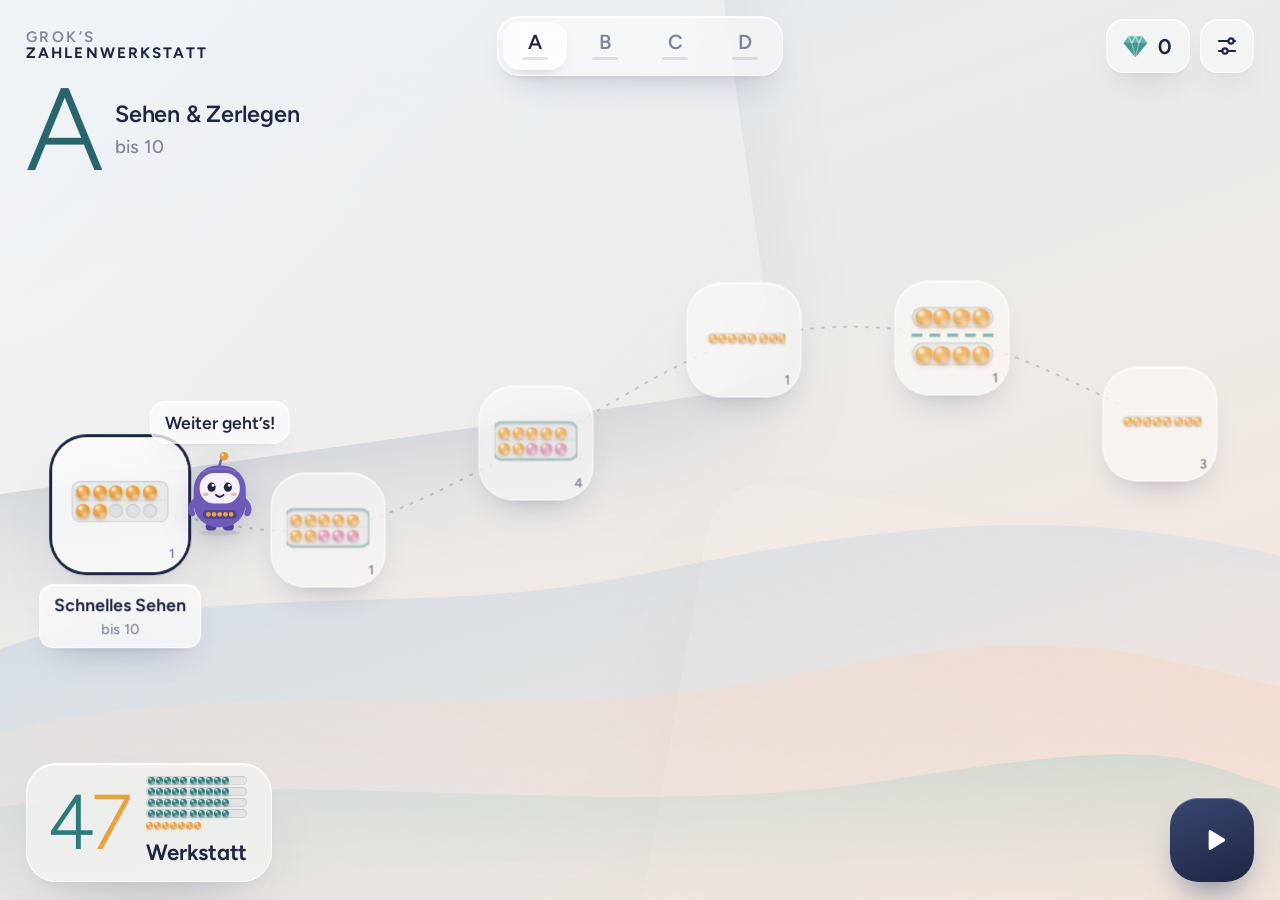
<file: index.html>
<!doctype html>
<html lang="de">
<head>
  <meta charset="utf-8">
  <meta name="viewport" content="width=device-width, initial-scale=1, viewport-fit=cover">
  <meta name="theme-color" content="#E6ECF1">
  <meta name="apple-mobile-web-app-capable" content="yes">
  <meta name="apple-mobile-web-app-title" content="Zahlenwerkstatt">
  <meta name="description" content="Grok’s Zahlenwerkstatt – Zahlen bis 100 in Fünfern und Zehnern sehen, statt zu zählen.">
  <title>Grok’s Zahlenwerkstatt</title>
  <link rel="icon" href="favicon.svg" type="image/svg+xml">
  <link rel="apple-touch-icon" href="favicon.svg">
  <link rel="preload" href="fonts/figtree-var.woff2" as="font" type="font/woff2" crossorigin>
  <script>
    // Einstellungen (Farbwelt, Schrift, Größe) sofort anwenden – kein Aufblitzen der Standardfarben.
    (function () {
      var s = {};
      try { s = (JSON.parse(localStorage.getItem('gzw.v1')) || {}).settings || {}; } catch (e) {}
      var d = document.documentElement;
      // ältere Werte (v1–v7) abbilden – gleiche Tabelle wie js/settings.js (LEGACY). Standard v8: Studio (hell).
      var T = { kakao: 'nacht', hell: 'salbei', leinen: 'salbei', morgen: 'rose', sand: 'salbei', nebel: 'rose' };
      var F = { andika: 'figtree', nunito: 'figtree', lexend: 'outfit', fredoka: 'outfit', atkinson: 'dmsans' };
      var Z = { s: 'k', m: 'l' };
      var th = T[s.theme] || s.theme; if (['studio','salbei','rose','nacht','tiefsee'].indexOf(th) < 0) th = 'studio';
      d.setAttribute('data-theme', th);
      d.setAttribute('data-font', F[s.font] || s.font || 'figtree');
      d.setAttribute('data-size', Z[s.size] || s.size || 'l');
    })();
    // Falls das Stylesheet einmal nicht lädt (z. B. kurzer 503 direkt nach einem Deploy):
    // bis zu 3-mal mit frischer URL neu laden, statt eine ungestylte Seite zu zeigen.
    window.GZW_VERSION = '9';
    window.gzwRetryCss = function (link) {
      var n = (+link.dataset.retry || 0) + 1;
      if (n > 3) return;
      setTimeout(function () {
        var fresh = link.cloneNode();
        fresh.dataset.retry = n;
        fresh.href = 'css/style.css?v=' + window.GZW_VERSION + '&r=' + Date.now();
        link.replaceWith(fresh);
      }, 400 * n);
    };
  </script>
  <link rel="stylesheet" href="css/style.css?v=9" onerror="gzwRetryCss(this)">
  <link rel="stylesheet" href="css/v8.css?v=9">
</head>
<body>
  <main id="app"></main>
  <noscript>Bitte JavaScript aktivieren.</noscript>
  <script type="module" src="js/main.js?v=9"></script>
</body>
</html>
</file>
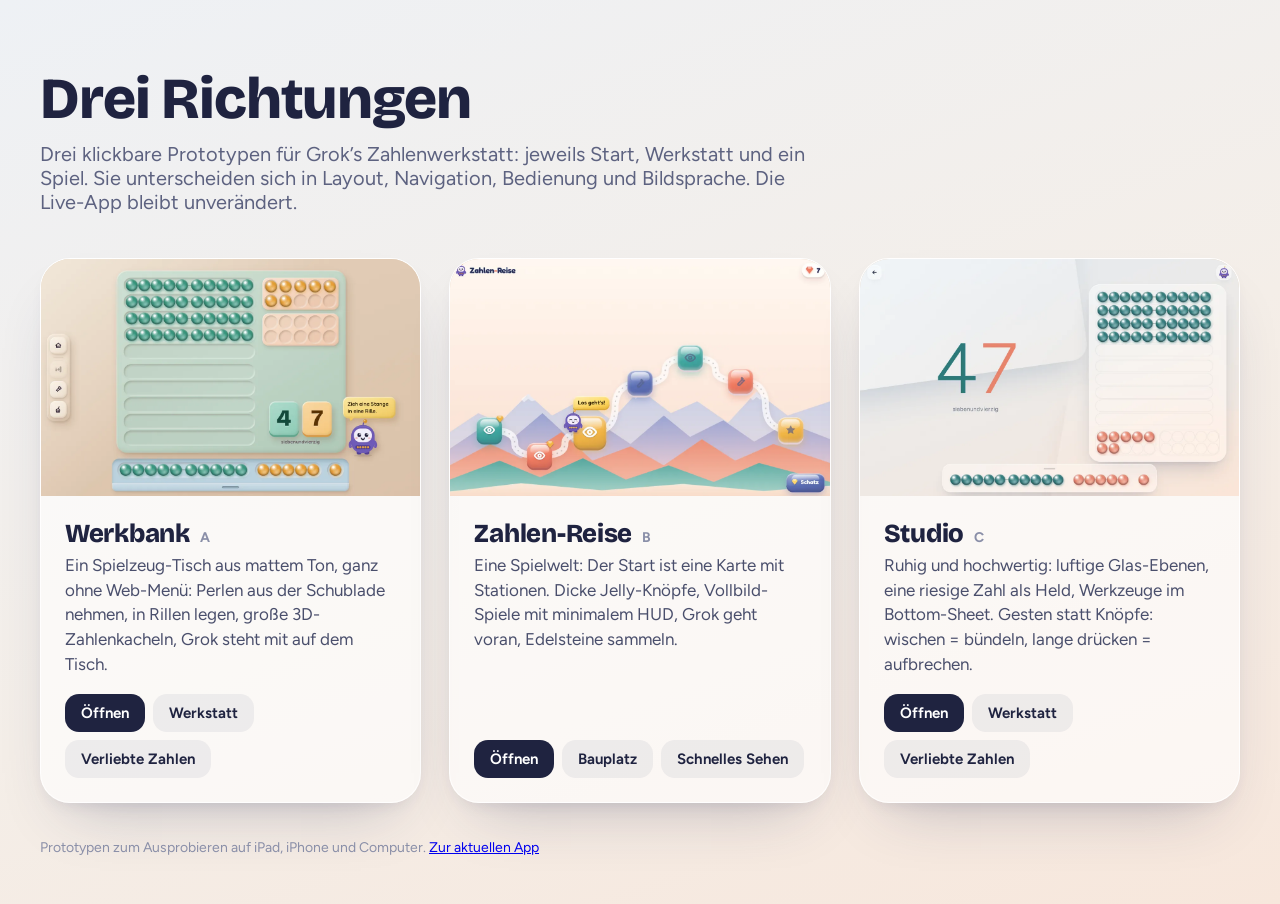
<file: konzepte/index.html>
<!doctype html>
<html lang="de">
<head>
<meta charset="utf-8">
<meta name="viewport" content="width=device-width, initial-scale=1, viewport-fit=cover">
<title>Drei Richtungen – Grok’s Zahlenwerkstatt</title>
<link rel="icon" href="../favicon.svg" type="image/svg+xml">
<style>
@font-face { font-family: 'Figtree'; src: url('../fonts/figtree-var.woff2') format('woff2'); font-weight: 300 900; font-display: swap; }
@font-face { font-family: 'Bricolage Grotesque'; src: url('../fonts/bricolage-var.woff2') format('woff2'); font-weight: 500 800; font-display: swap; }
* { box-sizing: border-box; }
body { margin: 0; min-height: 100vh; font-family: 'Figtree', system-ui, sans-serif; color: #1F2340; background: linear-gradient(160deg, #EEF1F5 0%, #F4EEE8 55%, #F7E7DC 100%); -webkit-font-smoothing: antialiased; }
main { max-width: 1320px; margin: 0 auto; padding: clamp(28px, 5vw, 64px) clamp(16px, 4vw, 40px) 48px; }
h1 { font-family: 'Bricolage Grotesque', sans-serif; font-weight: 800; font-size: clamp(34px, 4.6vw, 58px); letter-spacing: -.02em; margin: 0 0 8px; }
.lead { font-size: clamp(17px, 1.6vw, 20px); color: #5D6280; margin: 0 0 clamp(26px, 4vw, 44px); max-width: 60ch; }
.grid { display: grid; grid-template-columns: repeat(3, minmax(0, 1fr)); gap: clamp(16px, 2.4vw, 28px); }
@media (max-width: 900px) { .grid { grid-template-columns: 1fr; } }
.card { display: grid; grid-template-rows: auto auto 1fr auto; background: rgba(255,255,255,.62); border: 1px solid rgba(255,255,255,.85); border-radius: 30px; overflow: hidden; box-shadow: 0 30px 60px -30px rgba(40,50,90,.3), 0 8px 18px -10px rgba(40,50,90,.15); text-decoration: none; color: inherit; transition: transform .35s cubic-bezier(.2,.8,.2,1), box-shadow .35s; }
.card:hover { transform: translateY(-6px); box-shadow: 0 44px 80px -34px rgba(40,50,90,.38), 0 8px 18px -10px rgba(40,50,90,.15); }
.shot { aspect-ratio: 16 / 10; background: #EADBC8 center / cover no-repeat; }
.card h2 { margin: 22px 24px 4px; font-family: 'Bricolage Grotesque', sans-serif; font-weight: 800; font-size: 26px; letter-spacing: -.01em; display: flex; gap: 10px; align-items: baseline; }
.card h2 span { font-family: 'Figtree'; font-weight: 700; font-size: 14px; letter-spacing: .12em; color: #8A8FA8; }
.card p { margin: 0 24px; font-size: 17px; line-height: 1.45; color: #4A4F6C; }
.links { display: flex; gap: 8px; padding: 18px 24px 24px; flex-wrap: wrap; }
.links a { font-weight: 650; font-size: 15px; text-decoration: none; color: #1F2340; padding: 10px 16px; border-radius: 14px; background: rgba(31,35,64,.06); }
.links a:first-child { background: #1F2340; color: #fff; }
.links a:hover { background: rgba(31,35,64,.12); } .links a:first-child:hover { background: #33395F; }
footer { margin-top: 36px; color: #8A8FA8; font-size: 14px; }
</style>
</head>
<body>
<main>
  <h1>Drei Richtungen</h1>
  <p class="lead">Drei klickbare Prototypen für Grok’s Zahlenwerkstatt: jeweils Start, Werkstatt und ein Spiel. Sie unterscheiden sich in Layout, Navigation, Bedienung und Bildsprache. Die Live-App bleibt unverändert.</p>
  <div class="grid">
    <article class="card">
      <div class="shot" style="background-image:url('previews/a.webp')"></div>
      <h2>Werkbank <span>A</span></h2>
      <p>Ein Spielzeug-Tisch aus mattem Ton, ganz ohne Web-Menü: Perlen aus der Schublade nehmen, in Rillen legen, große 3D-Zahlenkacheln, Grok steht mit auf dem Tisch.</p>
      <div class="links"><a href="a/">Öffnen</a><a href="a/#/werk">Werkstatt</a><a href="a/#/spiel">Verliebte Zahlen</a></div>
    </article>
    <article class="card">
      <div class="shot" style="background-image:url('previews/b.webp')"></div>
      <h2>Zahlen-Reise <span>B</span></h2>
      <p>Eine Spielwelt: Der Start ist eine Karte mit Stationen. Dicke Jelly-Knöpfe, Vollbild-Spiele mit minimalem HUD, Grok geht voran, Edelsteine sammeln.</p>
      <div class="links"><a href="b/">Öffnen</a><a href="b/#/werk">Bauplatz</a><a href="b/#/spiel">Schnelles Sehen</a></div>
    </article>
    <article class="card">
      <div class="shot" style="background-image:url('previews/c.webp')"></div>
      <h2>Studio <span>C</span></h2>
      <p>Ruhig und hochwertig: luftige Glas-Ebenen, eine riesige Zahl als Held, Werkzeuge im Bottom-Sheet. Gesten statt Knöpfe: wischen = bündeln, lange drücken = aufbrechen.</p>
      <div class="links"><a href="c/">Öffnen</a><a href="c/#/werk">Werkstatt</a><a href="c/#/spiel">Verliebte Zahlen</a></div>
    </article>
  </div>
  <footer>Prototypen zum Ausprobieren auf iPad, iPhone und Computer. <a href="../">Zur aktuellen App</a></footer>
</main>
</body>
</html>
</file>
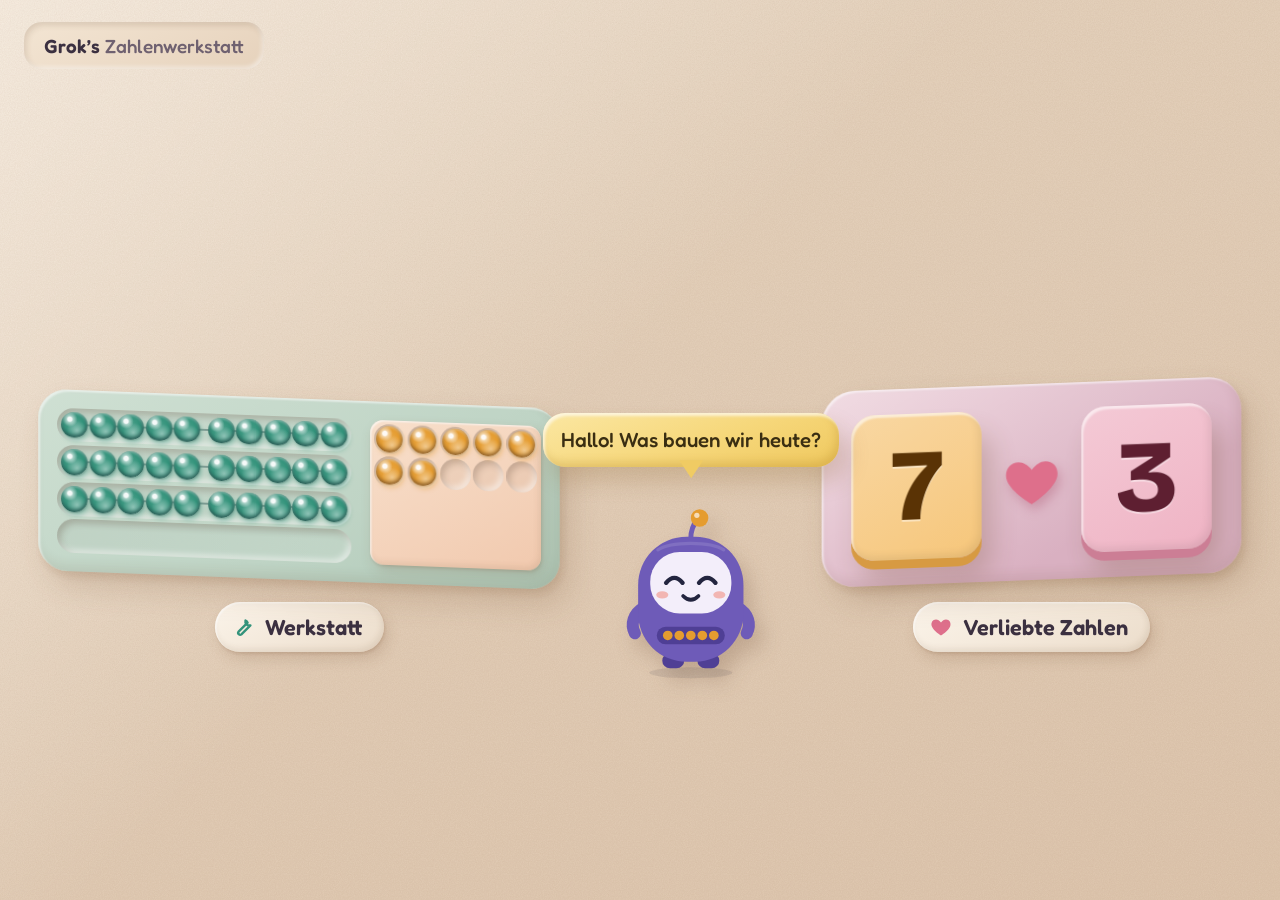
<file: konzepte/a/index.html>
<!doctype html>
<html lang="de">
<head>
<meta charset="utf-8">
<meta name="viewport" content="width=device-width, initial-scale=1, viewport-fit=cover">
<meta name="theme-color" content="#E7D6C3">
<title>Konzept A · Werkbank – Grok’s Zahlenwerkstatt</title>
<link rel="icon" href="../../favicon.svg" type="image/svg+xml">
<link rel="stylesheet" href="../shared/base.css">
<link rel="stylesheet" href="a.css">
</head>
<body class="ka">
<main id="app" aria-live="polite"></main>
<script type="module" src="a.js"></script>
</body>
</html>
</file>
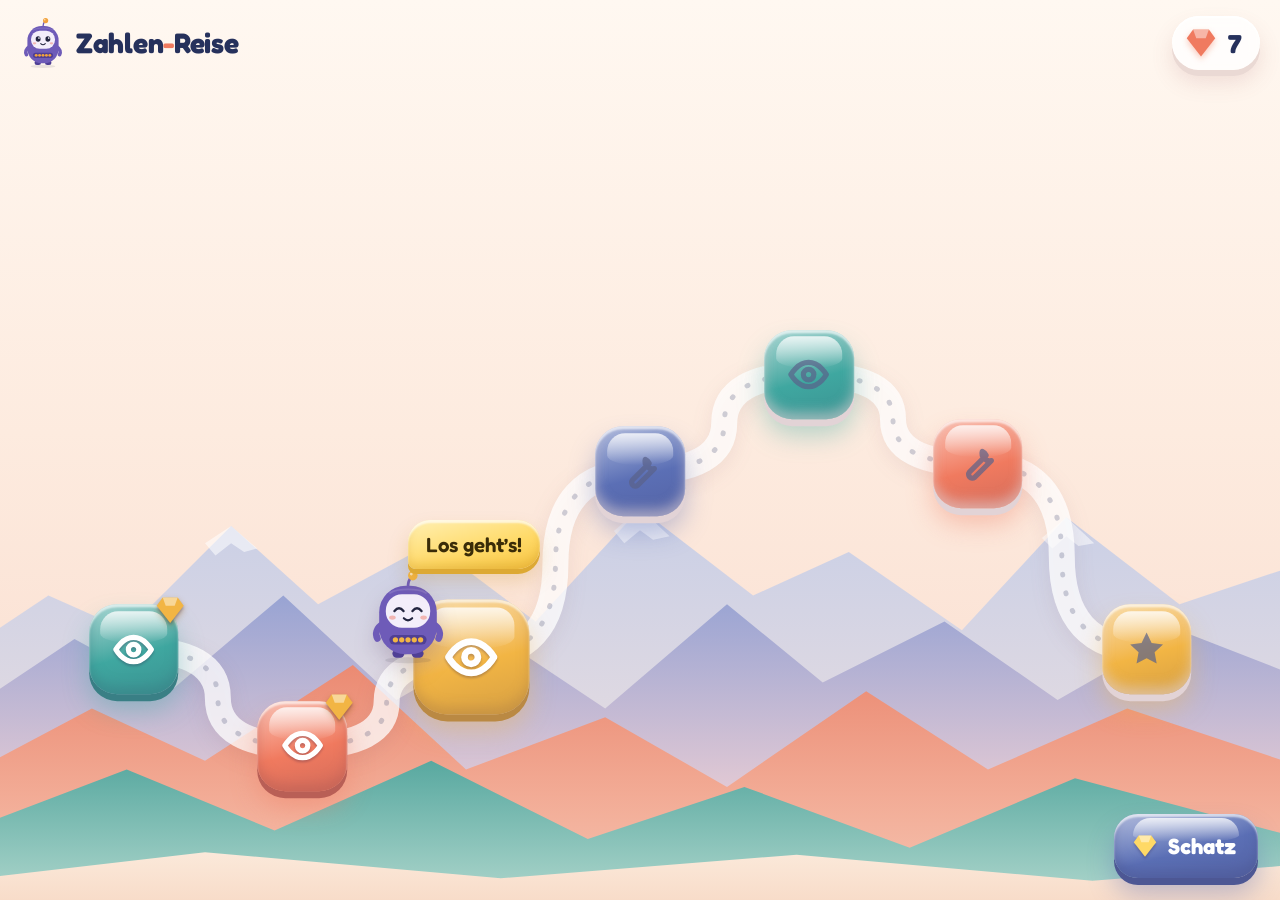
<file: konzepte/b/index.html>
<!doctype html>
<html lang="de">
<head>
<meta charset="utf-8">
<meta name="viewport" content="width=device-width, initial-scale=1, viewport-fit=cover">
<meta name="theme-color" content="#FBE6DA">
<title>Konzept B · Zahlen-Reise – Grok’s Zahlenwerkstatt</title>
<link rel="icon" href="../../favicon.svg" type="image/svg+xml">
<link rel="stylesheet" href="../shared/base.css">
<link rel="stylesheet" href="b.css">
</head>
<body class="kb">
<main id="app" aria-live="polite"></main>
<script type="module" src="b.js"></script>
</body>
</html>
</file>
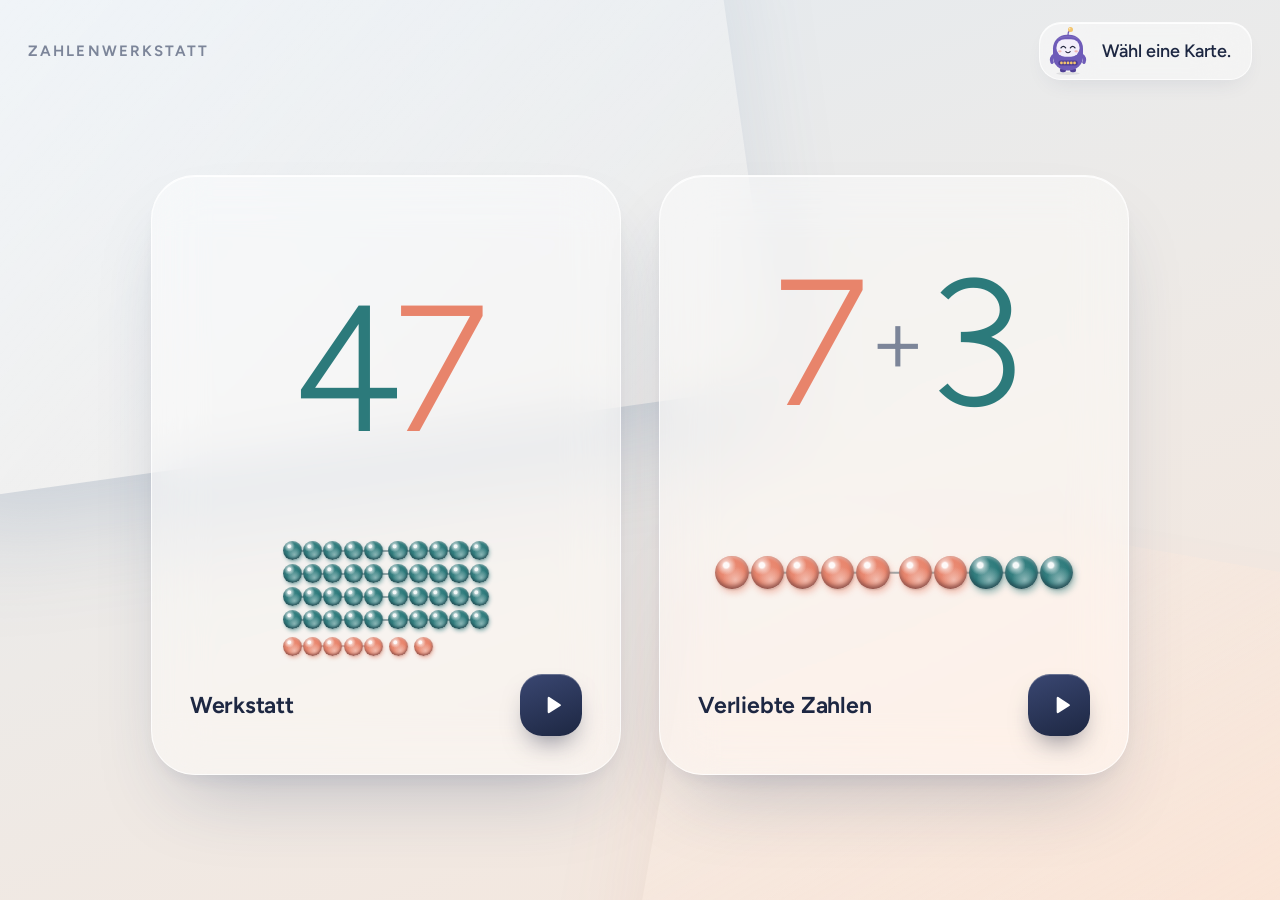
<file: konzepte/c/index.html>
<!doctype html>
<html lang="de">
<head>
<meta charset="utf-8">
<meta name="viewport" content="width=device-width, initial-scale=1, viewport-fit=cover">
<meta name="theme-color" content="#E9EEF2">
<title>Konzept C · Studio – Grok’s Zahlenwerkstatt</title>
<link rel="icon" href="../../favicon.svg" type="image/svg+xml">
<link rel="stylesheet" href="../shared/base.css">
<link rel="stylesheet" href="c.css">
</head>
<body class="kc">
<main id="app" aria-live="polite"></main>
<script type="module" src="c.js"></script>
</body>
</html>
</file>
<file: css/style.css>
/* ============================================================
   Grok's Zahlenwerkstatt – ruhig, klar, touch-first
   v7: Themen (Nacht · Tiefsee · Sand · Nebel), Schriften (Figtree ·
       Outfit · DM Sans), Größen (Kompakt · Groß · Riesig), 3D-Perlen,
       eine globale Perlengröße (js/sizing.js), Layouts ohne Scrollen.
   ============================================================ */

/* ---------- Schriften (SIL OFL, selbst gehostet, Latin-Subset inkl. Umlaute) ----------
   v7: Figtree (Standard, ss01 = einstöckiges a) · Outfit (geometrisch, a von Haus aus einstöckig)
       · DM Sans (ss02 = einstöckiges a). Überschriften: Bricolage Grotesque (statt Fraunces). */
@font-face {
  font-family: 'Figtree'; font-style: normal; font-weight: 300 900; font-display: swap;
  src: url('../fonts/figtree-var.woff2') format('woff2');
}
@font-face {
  font-family: 'Outfit'; font-style: normal; font-weight: 100 900; font-display: swap;
  src: url('../fonts/outfit-var.woff2') format('woff2');
}
@font-face {
  font-family: 'DM Sans'; font-style: normal; font-weight: 100 1000; font-display: swap;
  src: url('../fonts/dmsans-var.woff2') format('woff2');
}
@font-face {
  font-family: 'Bricolage Grotesque'; font-style: normal; font-weight: 500 800; font-display: swap;
  src: url('../fonts/bricolage-var.woff2') format('woff2');
}

/* ---------- Themen (v7: 2 dunkel, 2 hell) ----------
   Nacht   – warmes Fast-Schwarz (Standard)       Tiefsee – tiefes Blau mit Jelly-Akzenten
   Salbei  – Ton-Welt: Beige, Salbei, Pfirsich    Rosé    – Ton-Welt: staubiges Rosé, Weiß-Pfirsich-Verlauf
   Material (Moods): matter Ton als Grund, eingelassene Rillen/Mulden, glänzende Jelly-Perlen, Licht von links oben.
   Hell-Themen sind nie reinweiß: getönte Grundfläche + weicher Verlauf (--bg-grad, nur linear,
   keine Blasen). Ältere IDs werden in js/settings.js umgeleitet (kakao→nacht, hell/leinen→salbei, morgen→rose). */
:where(:root), [data-theme="nacht"] {
  --bg: #1A181A; --bg-soft: #211E21; --paper: #252225; --inset: #141214;
  --bg-grad: linear-gradient(172deg, #1F1C20 0%, #1A181A 48%, #151316 100%);
  --ink: #F1ECF0; --ink-soft: #A7A0A7; --on-ink: #1A181A;
  --line: #363236; --line-strong: #4B464B;
  --vis-a: #1A181A; --vis-b: #161416;
  --cell: #211E21; --cell-shadow: inset 0 1px 2px rgba(0,0,0,.5);
  --track: #141214; --wire: rgba(230, 220, 230, .14); --slot: #141214;
  --shadow-c: 0, 0, 0; --bead-shadow: 0, 0, 0;
  --clay-hi: rgba(255, 245, 250, .045); --clay-lo: rgba(0, 0, 0, .55);
  --zone-a: #1F2422; --zone-b: #26221C;
  --one: #E0B24F; --one-deep: #C29434; --one-hi: #F4D892; --one-ink: #EBC670;
  --ten: #4FA387; --ten-deep: #86CDB4; --ten-hi: #A3DCC8;
  --hun: #CC7C5D; --hun-deep: #A35C42; --hun-hi: #EDB49C; --hun-ink: #E59E82;
  --mate: #D88CA7; --mate-deep: #EAAAC0; --mate-hi: #F6D2DF;
  --blue: #7193BD; --purple: #9782C0;
  --ok: #6CC08F;
  --grok: #8E7EBB; --grok-deep: #6C5E9A; --grok-face: #FBF4EC; --grok-soft: #B6A8DD;
  color-scheme: dark;
}
[data-theme="tiefsee"] {
  --bg: #121B25; --bg-soft: #18232F; --paper: #1C2835; --inset: #0D141C;
  --bg-grad: linear-gradient(168deg, #172231 0%, #121B25 50%, #0E161E 100%);
  --ink: #E7EEF5; --ink-soft: #95A6B7; --on-ink: #121B25;
  --line: #27364A; --line-strong: #36495F;
  --vis-a: #121B25; --vis-b: #0F1720;
  --cell: #18232F; --cell-shadow: inset 0 1px 2px rgba(0,0,0,.55);
  --track: #0D141C; --wire: rgba(200, 220, 240, .15); --slot: #0D141C;
  --shadow-c: 0, 4, 10; --bead-shadow: 0, 4, 12;
  --clay-hi: rgba(200, 225, 255, .05); --clay-lo: rgba(0, 3, 10, .6);
  --zone-a: #15262B; --zone-b: #262420;
  --one: #EDB955; --one-deep: #CB9531; --one-hi: #F8DC9A; --one-ink: #F1CA77;
  --ten: #45B79F; --ten-deep: #8ADBC8; --ten-hi: #A2E6D6;
  --hun: #E08763; --hun-deep: #B5603F; --hun-hi: #F5BEA5; --hun-ink: #EFA486;
  --mate: #E596B7; --mate-deep: #F1B3CC; --mate-hi: #F9D6E4;
  --blue: #7FA8DC; --purple: #A58EDB;
  --ok: #6FCD98;
  --grok: #9A8CE0; --grok-deep: #7465BC; --grok-face: #FBF4EC; --grok-soft: #C0B5F2;
  color-scheme: dark;
}
/* Salbei – Ton-Welt (Mood 1): warmer Beige-Grund, matte Salbei-/Puderblau-/Pfirsich-Flächen */
[data-theme="salbei"] {
  --bg: #EFE6DA; --bg-soft: #E7DCCD; --paper: #F6EFE5; --inset: #E6DACB;
  --bg-grad: linear-gradient(160deg, #F4ECE1 0%, #EEE4D7 48%, #E9DED3 100%);
  --ink: #2C2A26; --ink-soft: #6F685E; --on-ink: #FFFFFF;
  --line: #E0D3C2; --line-strong: #CDBDA8;
  --vis-a: #F2EADF; --vis-b: #EBE1D4;
  --cell: #E9DED0; --cell-shadow: inset 0 1px 2px rgba(80,60,30,.10);
  --track: #E6DACB; --wire: rgba(110, 90, 60, .22); --slot: #E6DACB;
  --shadow-c: 90, 70, 40; --bead-shadow: 90, 65, 30;
  --clay-hi: rgba(255, 252, 245, .9); --clay-lo: rgba(150, 120, 85, .32);
  --zone-a: #DCE7DE; --zone-b: #F1DDCB;   /* Salbei / Pfirsich */
  --one: #E49A3A; --one-deep: #BD7718; --one-hi: #FFD9A0; --one-ink: #8A560A;
  --ten: #4E8C78; --ten-deep: #2F6655; --ten-hi: #A9D3C3;
  --hun: #D27D5E; --hun-deep: #A75638; --hun-hi: #F4C0A8; --hun-ink: #96462A;
  --mate: #D98AA4; --mate-deep: #B35F7D; --mate-hi: #F6D2DD;
  --blue: #6E98C4; --purple: #9787C6;
  --ok: #3E9467;
  --grok: #7464AE; --grok-deep: #594C90; --grok-face: #FFF8EF; --grok-soft: #A598D6;
  color-scheme: light;
}
/* Rosé – Ton-Welt (Mood 3 + 5): staubiges Rosé auf luftigem Weiß-Pfirsich-Verlauf; Koralle, Petrol, Navy, Senf */
[data-theme="rose"] {
  --bg: #ECD7DE; --bg-soft: #E5CCD5; --paper: #F5E7EB; --inset: #E6CFD7;
  --bg-grad: linear-gradient(165deg, #FAF1EF 0%, #F2DFE0 38%, #E6C9D4 100%);
  --ink: #2B2330; --ink-soft: #74687A; --on-ink: #FFFFFF;
  --line: #E2C9D1; --line-strong: #CFADB9;
  --vis-a: #F7EEEE; --vis-b: #F0E3E5;
  --cell: #E9D3DA; --cell-shadow: inset 0 1px 2px rgba(90,40,60,.10);
  --track: #EADADD; --wire: rgba(110, 60, 80, .2); --slot: #EADADD;
  --shadow-c: 90, 50, 70; --bead-shadow: 95, 45, 70;
  --clay-hi: rgba(255, 250, 252, .9); --clay-lo: rgba(150, 95, 120, .30);
  --zone-a: #E9CFD9; --zone-b: #F4DED4;   /* staubiges Rosé / Pfirsich */
  --one: #E3A23A; --one-deep: #BC7F17; --one-hi: #FFDDA2; --one-ink: #855508;
  --ten: #2D7F86; --ten-deep: #1C5C62; --ten-hi: #93D0D6;
  --hun: #E0715A; --hun-deep: #B44D38; --hun-hi: #F7BCAE; --hun-ink: #9E3E2A;
  --mate: #CF7E9F; --mate-deep: #A9567A; --mate-hi: #F3CFDD;
  --blue: #3F5E8E; --purple: #8C77C2;
  --ok: #2F8F62;
  --grok: #5E5AA6; --grok-deep: #46438A; --grok-face: #FFF8F3; --grok-soft: #9592D6;
  color-scheme: light;
}
/* ---------- Schrift & Größe ---------- */
:root, [data-font="figtree"] { --font: 'Figtree', system-ui, sans-serif; --ff: 'ss01' 1; }
[data-font="outfit"] { --font: 'Outfit', system-ui, sans-serif; --ff: normal; }
[data-font="dmsans"] { --font: 'DM Sans', system-ui, sans-serif; --ff: 'ss02' 1; }
html, html[data-size="l"] { font-size: 18.5px; }        /* Groß (Standard) */
html[data-size="k"] { font-size: 15.5px; }              /* Kompakt – mehr Platz für die Matte */
html[data-size="xl"] { font-size: 22px; }               /* Riesig – große Ziele für kleine Finger */
html[data-size="s"] { font-size: 14px; }                /* ältere Auswahl (v3) */
html[data-size="m"] { font-size: 16px; }

:root {
  --radius: 22px;
  --radius-sm: 14px;
  --b: var(--bead, 28px);   /* Größenregel: js/sizing.js */
  --top: 64px;
  --ease: cubic-bezier(.2, .8, .2, 1);
  --spring: cubic-bezier(.4, 1.06, .5, 1);   /* kaum Nachfedern, weicher Halt */
}
:root { --shadow: 0 0 0 transparent; --shadow-sm: 0 0 0 transparent; }   /* flach: Tiefe kommt aus den Tonstufen */
:root { --font-display: 'Bricolage Grotesque', var(--font); }

*, *::before, *::after { box-sizing: border-box; }
[hidden] { display: none !important; }
html { -webkit-text-size-adjust: 100%; }
html, body { height: 100%; }
body {
  margin: 0;
  font-family: var(--font);
  font-feature-settings: var(--ff, normal);
  color: var(--ink);
  background: var(--bg);
  line-height: 1.45;
  -webkit-tap-highlight-color: transparent;
  overscroll-behavior: none;
  transition: background-color .3s, color .3s;
}
body.is-activity { overflow: hidden; }
/* weicher Verlauf hinter allem (fixiert, auch auf iOS) */
body::before { content: ''; position: fixed; inset: 0; z-index: -1; background: var(--bg-grad, var(--bg)); pointer-events: none; transition: background .3s; }
button, a { font-family: inherit; }
button { cursor: pointer; border: none; background: none; color: inherit; font-size: inherit; }
img, svg { display: block; max-width: 100%; }
a { color: inherit; text-decoration: none; }
:focus-visible { outline: 3px solid color-mix(in srgb, var(--ten) 60%, var(--paper)); outline-offset: 3px; border-radius: 10px; }

/* ---------- Topbar ---------- */
.topbar {
  position: sticky; top: 0; z-index: 40; height: var(--top);
  display: flex; align-items: center; justify-content: space-between;
  gap: 16px; padding: 0 20px;
  background: color-mix(in srgb, var(--bg) 84%, transparent);
  backdrop-filter: blur(12px); -webkit-backdrop-filter: blur(12px);
  border-bottom: 1px solid color-mix(in srgb, var(--line) 70%, transparent);
}
.brand { display: flex; align-items: center; gap: 10px; font-weight: 700; letter-spacing: -.01em; white-space: nowrap; }
.brand img { width: 36px; height: 36px; border-radius: 12px; box-shadow: var(--shadow-sm); }
.brand b { font-weight: 800; }
.nav { display: flex; gap: 6px; }
.nav a {
  display: inline-flex; align-items: center; gap: 8px;
  padding: 9px 16px; border-radius: 999px; font-weight: 800; font-size: .95rem;
  color: var(--ink-soft); transition: background .2s var(--ease), color .2s;
}
.nav-ico { width: 18px; height: 18px; fill: currentColor; opacity: .85; }
.nav a:hover { background: var(--bg-soft); color: var(--ink); }
.nav a.is-active { background: var(--ink); color: var(--on-ink); }

#app { max-width: 1180px; margin: 0 auto; padding: 20px 20px 60px; min-height: calc(100vh - var(--top)); }
body.is-activity #app {
  max-width: 1680px; padding: 12px 20px 18px;
  height: calc(100vh - var(--top)); height: calc(100dvh - var(--top)); min-height: 0;
}

/* ---------- Buttons ---------- */
.btn {
  display: inline-flex; align-items: center; justify-content: center; gap: 8px;
  padding: 12px 18px; border-radius: 999px; font-weight: 800; font-size: 1rem; line-height: 1.15;
  background: var(--paper); color: var(--ink); border: 1px solid var(--line-strong); box-shadow: var(--shadow-sm);
  transition: transform .15s var(--ease), background .2s, border-color .2s, opacity .2s;
  touch-action: manipulation; white-space: nowrap;
}
.btn:hover { transform: translateY(-1px); }
.btn:active { transform: translateY(1px); }
.btn:disabled { opacity: .4; pointer-events: none; }
.btn--primary { background: var(--ink); color: var(--on-ink); border-color: var(--ink); }
.btn--ghost { background: transparent; box-shadow: none; }
.btn--soft { background: var(--bg); box-shadow: none; border-color: var(--line); }
.btn.is-on { background: color-mix(in srgb, var(--ten) 16%, var(--paper)); border-color: var(--ten); color: var(--ten-deep); }

.pill {
  display: inline-flex; align-items: center; gap: 6px; white-space: nowrap;
  padding: 6px 12px; border-radius: 999px; font-weight: 800; font-size: .85rem;
  background: var(--bg-soft); color: var(--ink);
}
.pill--one { background: color-mix(in srgb, var(--one) 22%, var(--paper)); color: var(--one-ink); }
.pill--ten { background: color-mix(in srgb, var(--ten) 18%, var(--paper)); color: var(--ten-deep); }
.pill--hun { background: color-mix(in srgb, var(--hun) 18%, var(--paper)); color: var(--hun-ink); }

/* ---------- Perlen (flach, 2D) ---------- */
/* Eine Farbfläche mit zarter Schattierung unten und leichtem Licht oben – keine Kugel-Optik, keine Verzerrung. */
.bead, .cell.on {
  --c: var(--one);
  background: var(--c);
  box-shadow:
    inset 0 calc(var(--b) * -.11) calc(var(--b) * .02) color-mix(in srgb, var(--c) 74%, #000 26%),
    inset 0 calc(var(--b) * .08) calc(var(--b) * .08) color-mix(in srgb, var(--c) 78%, #fff 22%);
  transition: background-color .3s, box-shadow .3s;
}
.bead { width: var(--b); height: var(--b); border-radius: 50%; flex: 0 0 auto; }
.bead--ten, .cell.on--ten { --c: var(--ten); }
.bead--mate, .cell.on--mate { --c: var(--mate); }
.bead--hun, .zone-tens.is-hundred .bead { --c: var(--hun); }
.bead.alt { --c: color-mix(in srgb, var(--one) 82%, #000 18%); }

.rod, .stick {
  display: flex; gap: calc(var(--b) * .08); align-items: center; position: relative;
  padding: calc(var(--b) * .12) calc(var(--b) * .16);
  background:
    linear-gradient(to bottom, transparent calc(50% - 1px), var(--wire) calc(50% - 1px) calc(50% + 1px), transparent calc(50% + 1px)),
    var(--track);
  border-radius: 999px;
  box-shadow: inset 0 0 0 1.5px color-mix(in srgb, var(--line-strong) 65%, transparent);
  touch-action: none; user-select: none; -webkit-user-select: none;
}
.rod .bead:nth-child(5), .stick .bead:nth-child(5) { margin-right: calc(var(--b) * .22); }
.rod .bead { transition: opacity .12s; }
.rod.lifted .bead, .bead.incoming, .bead.lifted { opacity: 0; }
.zone-tens.lifted-all .rod { opacity: .3; }

.rod-stack { display: flex; flex-direction: column; gap: calc(var(--b) * .18); }
.rod-stack > .rod:nth-child(6), .tens-field > .rod-slot:nth-child(6) { margin-top: calc(var(--b) * .35); }
.rod.incoming { background: transparent; box-shadow: none; }
.rod-pack { display: flex; flex-direction: column; gap: 3px; --b: 11px; }
.qty { display: flex; flex-direction: column; gap: calc(var(--b) * .3); align-items: flex-start; }

/* ---------- Zehnerfeld 2×5 ---------- */
.frame {
  position: relative;
  display: grid; grid-template-columns: repeat(5, var(--b)); grid-template-rows: repeat(2, var(--b));
  gap: calc(var(--b) * .34) calc(var(--b) * .18);
  padding: calc(var(--b) * .28);
  width: calc(var(--b) * 6.84);
  background: var(--paper);
  border-radius: calc(var(--b) * .55);
  box-shadow: inset 0 0 0 1px var(--line-strong);
  touch-action: none;
}
.frame::after {
  content: ''; position: absolute; left: calc(var(--b) * .28); right: calc(var(--b) * .28);
  top: calc(50% - 1px); height: 2px;
  background: color-mix(in srgb, var(--line-strong) 80%, transparent);
  border-radius: 2px; pointer-events: none;
}
.cell, .well {
  width: var(--b); height: var(--b); border-radius: 50%; flex: none;
  background: var(--cell);
  box-shadow: inset 0 0 0 max(1.5px, calc(var(--b) * .06)) color-mix(in srgb, var(--line-strong) 85%, transparent), var(--cell-shadow);
}
.cell { transition: transform .2s var(--ease); }
.cell.on.lifted, .cell.on.incoming {
  background: var(--cell);
  box-shadow: inset 0 0 0 max(1.5px, calc(var(--b) * .06)) color-mix(in srgb, var(--line-strong) 85%, transparent), var(--cell-shadow);
}
.cell.pop, .rod.pop { animation: pop .6s cubic-bezier(.45,0,.25,1) both; animation-delay: calc(var(--i, 0) * 30ms); }
.frame.full { box-shadow: inset 0 0 0 2px var(--ten), var(--shadow-sm); }

.field20 { display: flex; flex-direction: column; gap: calc(var(--b) * .28); }
.field20-row {
  display: grid; grid-template-columns: repeat(10, var(--b)); gap: calc(var(--b) * .16);
  padding: calc(var(--b) * .2); background: var(--paper); border-radius: 999px;
  box-shadow: inset 0 0 0 1.5px var(--line-strong);
}
.field20-row .cell:nth-child(5) { margin-right: calc(var(--b) * .18); }

.tens-field { display: flex; flex-direction: column; gap: calc(var(--b) * .18); }
/* Leerer Stangen-Platz: eine gestrichelte Stangen-Form mit 10 Mulden (5 + 5) – man sieht, wie viel Platz ist. */
.rod-slot { display: flex; align-items: center; gap: calc(var(--b) * .3); }
.slot-track {
  position: relative; flex: none;
  width: calc(var(--b) * 11.26); height: calc(var(--b) * 1.24);
  border-radius: 999px;
  outline: max(1.5px, calc(var(--b) * .05)) dashed color-mix(in srgb, var(--line-strong) 90%, transparent); outline-offset: -1px;
  background: var(--slot);
}
.wells { display: flex; align-items: center; gap: calc(var(--b) * .08); padding: calc(var(--b) * .12) calc(var(--b) * .16); }
.wells .well { opacity: .75; }
.wells .well:nth-child(5) { margin-right: calc(var(--b) * .22); }
.rod-slot.has-rod .slot-track { outline-color: transparent; }
.rod-slot .rod { position: absolute; inset: 0; }
.rod-slot.has-rod .wells { visibility: hidden; }
.tens-field > .rod-slot { width: max-content; }
/* Hammer zum Aufbrechen – an jeder Stange */
.split-btn {
  width: calc(var(--b) * 1.12); height: calc(var(--b) * 1.12); flex: none; padding: calc(var(--b) * .2);
  border-radius: 50%; display: grid; place-items: center;
  background: var(--paper); color: var(--hun-ink);
  border: max(1.5px, calc(var(--b) * .05)) solid color-mix(in srgb, var(--hun) 55%, var(--line));
  box-shadow: var(--shadow-sm); touch-action: manipulation;
  transition: transform .15s var(--ease), background .2s, opacity .2s;
}
.split-btn .ico { width: 100%; height: 100%; }
.split-btn:hover { transform: rotate(-12deg) scale(1.06); background: color-mix(in srgb, var(--hun) 14%, var(--paper)); }
.split-btn:active { transform: scale(.92); }
.rod-slot:not(.has-rod) .split-btn, .bmat.no-split .split-btn { visibility: hidden; }
.bmat.hint-split .rod-slot.has-rod .split-btn { animation: soft-pulse-hun 1.8s ease-in-out infinite; }
@keyframes soft-pulse-hun { 50% { box-shadow: 0 0 0 calc(var(--b) * .18) color-mix(in srgb, var(--hun) 25%, transparent); transform: scale(1.06); } }

@keyframes pop {
  0% { transform: scale(.82); opacity: 0; }
  100% { transform: scale(1); opacity: 1; }
}

/* ---------- Ziffern & Zahlenkarten ---------- */
.digits { display: inline-flex; font-weight: 900; letter-spacing: -.03em; font-variant-numeric: tabular-nums; }
.digits.big { font-size: clamp(2.4rem, 6vh, 3.8rem); line-height: 1; }
.dg--one { color: var(--one-deep); }
.dg--ten { color: var(--ten); }
.dg--hun { color: var(--hun); }

.ncards { display: inline-flex; align-items: center; gap: 8px; padding: 6px; border-radius: 16px; cursor: pointer; transition: background .2s; }
.ncards:hover { background: var(--bg-soft); }
.ncard {
  display: inline-flex; align-items: center; justify-content: center;
  min-width: 58px; height: 50px; padding: 0 10px;
  border-radius: 12px; font-weight: 900; font-size: 1.4rem;
  box-shadow: var(--shadow-sm); position: relative;
}
.ncard--ten { background: color-mix(in srgb, var(--ten) 16%, var(--paper)); color: var(--ten-deep); border: 2px solid color-mix(in srgb, var(--ten) 35%, var(--paper)); }
.ncard--one { background: color-mix(in srgb, var(--one) 20%, var(--paper)); color: var(--one-ink); border: 2px solid color-mix(in srgb, var(--one) 40%, var(--paper)); min-width: 40px; }
.ncard.wide { min-width: 80px; }
.ncards-plus { font-weight: 800; color: var(--ink-soft); transition: opacity .25s; }
.ncards.stacked { position: relative; height: 50px; width: 84px; }
.ncards.stacked .ncard--ten { position: absolute; left: 0; top: 0; }
.ncards.stacked .ncard--one { position: absolute; left: 30px; top: 0; z-index: 2; animation: stack-in .35s var(--ease); }
.ncards.stacked .ncards-plus { opacity: 0; width: 0; overflow: hidden; }
.ncards.no-stack { cursor: default; }
@keyframes stack-in { from { transform: translateX(20px); opacity: .4; } to { transform: none; opacity: 1; } }

/* ---------- Baukasten: Matte ---------- */
.bmat-host { flex: 1 1 0; min-height: 0; min-width: 0; position: relative; overflow: hidden; }
.bmat {
  position: absolute; inset: 0; margin: auto;
  width: max-content; height: max-content;
  display: grid; gap: calc(var(--b) * .4);
}
.bmat:not(.is-fitted) { visibility: hidden; }
.bmat[data-mode="row"] { grid-template-columns: auto auto; }
.bmat[data-mode="col"] { grid-template-columns: auto; }
.zone {
  background: var(--paper); border-radius: calc(var(--b) * .7);
  box-shadow: var(--shadow-sm); border: 1px solid var(--line);
  padding: calc(var(--b) * .42) calc(var(--b) * .5);
  display: flex; flex-direction: column; gap: calc(var(--b) * .3);
  transition: box-shadow .2s, border-color .2s, background .2s;
}
.zone.drop-ok, .drop-ok { outline: 2.5px dashed color-mix(in srgb, var(--ten) 70%, transparent); outline-offset: 4px; }
.hint-target { outline: 2.5px dashed color-mix(in srgb, var(--ten) 70%, transparent); outline-offset: 4px; animation: hint-glow 1.2s ease-in-out infinite; }
@keyframes hint-glow { 50% { outline-color: color-mix(in srgb, var(--ten) 25%, transparent); } }
.zone.drop-hover {
  border-color: var(--ten);
  box-shadow: 0 0 0 4px color-mix(in srgb, var(--ten) 18%, transparent), var(--shadow-sm);
  background: color-mix(in srgb, var(--ten) 5%, var(--paper));
}
.zone-head {
  display: flex; align-items: center; gap: 8px; min-height: 3.3em;
  font-size: clamp(.78rem, calc(var(--b) * .42), 1.1rem);
}
.zone-tag { display: inline-flex; align-items: center; gap: .4em; flex: none; }
.zone-ico { display: inline-flex; }
.zone-ico .ico-bar { width: 2.6em; height: auto; }
.zone-ico .ico-bead, .zone-ico .ico-plate { width: 1em; height: 1em; }
.zone-count { font-weight: 900; font-size: 1.35em; font-variant-numeric: tabular-nums; line-height: 1; }
/* Große Bild-Knöpfe: „Zehner machen“, „Hunderter machen“ */
.act-btn {
  margin-left: auto; min-width: 0; height: 3em;
  display: inline-flex; align-items: center; gap: .5em; padding: .25em .95em .25em .65em;
  border-radius: 999px; font-weight: 900; font-size: 1.1em; line-height: 1.05; text-align: left;
  background: var(--paper); color: var(--ink);
  border: 2px solid var(--ten);
  box-shadow: 0 0 0 0 color-mix(in srgb, var(--ten) 35%, transparent), var(--shadow-sm);
  touch-action: none; cursor: pointer;
  animation: act-in .45s var(--spring), act-pulse 1.9s ease-in-out .45s infinite;
}
.act-btn .btn-ico { display: inline-flex; flex: none; }
.act-btn .ico-bundle { height: 2em; width: auto; }
.act-btn .ico-hundred { height: 1.6em; width: auto; }
.act-btn .ico-hammer { height: 1.6em; width: 1.6em; color: var(--hun-ink); }
.act-txt { white-space: normal; max-width: 6.2em; color: var(--ten-deep); }
.act-btn--hun { border-color: var(--hun); animation-name: act-in, act-pulse-hun; }
.act-btn--hun .act-txt { color: var(--hun-ink); }
.act-btn:hover { background: color-mix(in srgb, var(--ten) 10%, var(--paper)); }
.act-btn:active { transform: scale(.96); }
@keyframes act-in { from { transform: scale(.6); opacity: 0; } }
@keyframes act-pulse {
  0%, 100% { box-shadow: 0 0 0 0 color-mix(in srgb, var(--ten) 40%, transparent), var(--shadow-sm); transform: scale(1); }
  50% { box-shadow: 0 0 0 .45em color-mix(in srgb, var(--ten) 0%, transparent), var(--shadow-sm); transform: scale(1.035); }
}
@keyframes act-pulse-hun {
  0%, 100% { box-shadow: 0 0 0 0 color-mix(in srgb, var(--hun) 40%, transparent), var(--shadow-sm); transform: scale(1); }
  50% { box-shadow: 0 0 0 .45em color-mix(in srgb, var(--hun) 0%, transparent), var(--shadow-sm); transform: scale(1.035); }
}
.zone-tens .zone-count { color: var(--ten); }
.zone-units .zone-count { color: var(--one-deep); }
.zone-tens.is-hundred { background: color-mix(in srgb, var(--hun) 6%, var(--paper)); }
.zone-tens.is-hundred .zone-count { color: var(--hun); }
.zone.flash-zone { animation: flash-zone .9s var(--ease); }
@keyframes flash-zone { 40% { box-shadow: 0 0 0 6px color-mix(in srgb, var(--hun) 30%, transparent); } }
.frames { display: flex; flex-direction: column; gap: calc(var(--b) * .3); align-items: flex-start; }
.bmat[data-mode="col"] .frames { flex-direction: row; }
.frame-wrap { display: flex; }

/* ---------- Baukasten: Auswahl (Zehner · Fünfer · Einer) ---------- */
.picker { position: relative; display: grid; gap: 10px; grid-template-columns: minmax(0, 1fr); }
.pick {
  display: flex; flex-direction: column; align-items: stretch; gap: 8px;
  padding: 12px 14px; border-radius: 18px; text-align: left;
  background: var(--bg); border: 1px solid var(--line);
  touch-action: none; user-select: none; -webkit-user-select: none; cursor: grab; min-width: 0; overflow: hidden;
  transition: transform .15s var(--ease), border-color .2s, box-shadow .2s;
}
.pick:hover { border-color: var(--line-strong); box-shadow: var(--shadow-sm); }
.pick:active { cursor: grabbing; transform: scale(.98); }
.pick-vis { --b: var(--pb, 18px); display: flex; align-items: center; gap: calc(var(--b) * .1); min-height: calc(var(--b) * 1.3); }
.pick-vis--10 {
  align-self: flex-start;
  padding: calc(var(--b) * .12) calc(var(--b) * .16); border-radius: 999px; gap: calc(var(--b) * .08);
  background:
    linear-gradient(to bottom, transparent calc(50% - 1px), var(--wire) calc(50% - 1px) calc(50% + 1px), transparent calc(50% + 1px)),
    var(--track);
  box-shadow: inset 0 0 0 1.5px color-mix(in srgb, var(--line-strong) 65%, transparent);
}
.pick-vis--10 .bead:nth-child(5) { margin-right: calc(var(--b) * .22); }
.pick-vis--5 { --b: var(--pb5, 24px); gap: calc(var(--b) * .24); }   /* fünf einzelne Perlen – kein Päckchen */
.pick-vis--1 { --b: var(--pb1, 28px); }
.pick-num { font-weight: 900; font-size: 1.35rem; line-height: 1; color: var(--one-ink); align-self: flex-end; font-variant-numeric: tabular-nums; }
.pick--10 .pick-num { color: var(--ten-deep); }
.trash-ico { width: 44px; height: 44px; display: block; }
.picker-trash {
  position: absolute; inset: -4px; display: grid; place-items: center; border-radius: 20px;
  font-weight: 900; color: var(--hun); background: color-mix(in srgb, var(--paper) 82%, transparent);
  border: 2px dashed color-mix(in srgb, var(--hun) 55%, transparent);
  opacity: 0; pointer-events: none; transition: opacity .2s;
}
.picker.trash-mode .picker-trash { opacity: 1; }

/* ---------- Effekt-Ebene (fliegende Perlen) ---------- */
.fx-layer { position: fixed; inset: 0; pointer-events: none; z-index: 1000; overflow: hidden; }
.fx-bead {
  --b: 40px; position: absolute; left: 0; top: 0; width: 40px; height: 40px;
  will-change: transform; backface-visibility: hidden;
  box-shadow:
    inset 0 calc(var(--b) * -.11) calc(var(--b) * .02) color-mix(in srgb, var(--c) 74%, #000 26%),
    inset 0 calc(var(--b) * .08) calc(var(--b) * .08) color-mix(in srgb, var(--c) 78%, #fff 22%),
    0 calc(var(--b) * .1) calc(var(--b) * .18) rgba(var(--shadow-c), .16);
  transition: background-color .25s, box-shadow .25s;
}
/* Geister-Hand */
.hint-hand { position: fixed; left: 0; top: 0; width: 46px; height: 54px; z-index: 1200; pointer-events: none; opacity: 0; filter: drop-shadow(0 4px 8px rgba(0,0,0,.25)); }
.hint-hand > svg { width: 100%; height: 100%; position: relative; z-index: 1; }
.hint-carry { position: absolute; left: 22px; top: 4px; transform: translate(-50%, -50%); opacity: .55; pointer-events: none; }
.ghost {
  position: fixed; left: 0; top: 0; z-index: 1000; pointer-events: none;
  will-change: transform; filter: drop-shadow(0 12px 20px rgba(var(--shadow-c), .25));
  transition: opacity .15s;
}
.ghost-drop { opacity: 0; transition: opacity .15s, transform .15s; }
.ghost-return { transition: transform .28s var(--ease), opacity .28s; opacity: .5; }
.plate-ghost { display: flex; flex-direction: column; gap: 3px; --b: 12px; }

/* ---------- Grok ---------- */
.grok-wrap { display: flex; align-items: flex-end; gap: 12px; }
.grok-wrap--column { flex-direction: column; align-items: flex-start; gap: 8px; }
.grok-wrap--row { flex-direction: row; align-items: center; }
.grok-wrap--hero { flex-direction: column; align-items: center; gap: 8px; }
.grok-wrap--column .grok { order: 2; }
.grok {
  width: 96px; height: 110px; padding: 0; flex: 0 0 auto;
  filter: drop-shadow(0 8px 16px rgba(var(--shadow-c), .14));
  transition: transform .25s var(--ease);
  touch-action: manipulation;
}
.grok:hover { transform: translateY(-3px); }
.grok:active { transform: scale(.96); }
.grok-svg { width: 100%; height: 100%; overflow: visible; }
.g-eyes-happy { display: none; }
.grok.is-happy .g-eyes-open { display: none; }
.grok.is-happy .g-eyes-happy { display: block; }
.grok.is-talk .g-mouth { animation: talk .5s ease 2; }
.grok.is-happy .g-all { animation: bounce .6s var(--ease); }
.grok.is-think .g-bead { animation: bead-bob .8s ease; }
.grok.is-talk .g-arm-r { animation: wave .7s ease; transform-origin: 112px 92px; }
@keyframes talk { 0%,100% { d: path('M63 82 Q70 89 77 82'); } 50% { d: path('M63 84 Q70 92 77 84'); } }
@keyframes bounce { 0%,100% { transform: translateY(0); } 40% { transform: translateY(-6px); } }
@keyframes bead-bob { 0%,100% { transform: translateY(0); } 50% { transform: translateY(-4px); } }
@keyframes wave { 0%,100% { transform: rotate(0); } 50% { transform: rotate(18deg); } }

.bubble {
  position: relative; max-width: 280px; min-width: 120px;
  padding: 12px 15px; border-radius: 18px 18px 18px 6px;
  background: var(--paper); border: 1px solid var(--line);
  box-shadow: var(--shadow); font-size: .95rem; font-weight: 600; line-height: 1.35;
  color: var(--ink); opacity: 0; transform: translateY(6px) scale(.96);
  pointer-events: none; transition: opacity .25s var(--ease), transform .25s var(--ease);
}
.bubble.show { opacity: 1; transform: none; pointer-events: auto; }
.bubble b { color: var(--ten-deep); }
.grok-wrap--column .bubble { border-radius: 18px 18px 18px 6px; }
.grok-wrap--hero .bubble { border-radius: 18px; max-width: 260px; text-align: center; }

/* ---------- Start ---------- */
.home { display: flex; flex-direction: column; gap: 26px; padding-top: 6px; }
.hero {
  display: grid; grid-template-columns: 180px 1fr; gap: 24px; align-items: center;
  padding: 20px 24px; background: var(--paper); border-radius: calc(var(--radius) + 4px);
  box-shadow: var(--shadow); border: 1px solid var(--line);
}
.hero-title { margin: 0; font-size: clamp(2rem, 5vw, 3rem); line-height: 1.05; letter-spacing: -.03em; font-weight: 900; }
.hero-sub { margin: 10px 0 0; font-size: 1.15rem; color: var(--ink-soft); font-weight: 600; }
.hero-sub b { color: var(--ten-deep); }
.hero-grok .grok { width: 130px; height: 150px; }
.home-cards { display: grid; grid-template-columns: 1fr 1fr; gap: 18px; }
.home-card {
  position: relative; display: grid; grid-template-rows: 150px auto;
  background: var(--paper); border-radius: var(--radius); overflow: hidden;
  border: 1px solid var(--line); box-shadow: var(--shadow);
  transition: transform .2s var(--ease), box-shadow .2s;
}
.home-card:hover { transform: translateY(-3px); box-shadow: 0 16px 36px rgba(var(--shadow-c), .14); }
.home-card-vis {
  overflow: hidden; contain: paint;
  display: flex; align-items: center; justify-content: center; gap: 14px;
  background: linear-gradient(160deg, var(--vis-a), var(--vis-b)); --b: 18px; padding: 16px;
}
.home-card--lernen .home-card-vis { --b: 16px; }
.home-lernen-vis { display: flex; flex-direction: column; align-items: center; gap: 14px; }
.mini-choices { display: flex; gap: 8px; }
.mini-choices span { width: 42px; height: 36px; display: grid; place-items: center; border-radius: 10px; font-weight: 800; background: var(--paper); border: 1px solid var(--line); }
.mini-choices span.on { background: var(--ink); color: var(--on-ink); border-color: var(--ink); }
.home-card-text { padding: 18px 20px 22px; }
.home-card-text h2 { margin: 0 0 6px; font-size: 1.45rem; font-weight: 900; letter-spacing: -.02em; }
.home-card-text p { margin: 0; color: var(--ink-soft); font-weight: 600; }
.home-card-go {
  position: absolute; right: 16px; bottom: 16px; width: 40px; height: 40px; border-radius: 50%;
  display: grid; place-items: center; background: var(--ink); color: var(--on-ink); font-weight: 800;
}
.home-parents { align-self: center; color: var(--ink-soft); font-weight: 700; font-size: .95rem; padding: 8px 14px; border-radius: 999px; }
.home-parents:hover { background: var(--bg-soft); color: var(--ink); }

/* ---------- Seitenkopf ---------- */
.page-head { display: flex; justify-content: space-between; align-items: flex-end; gap: 6px 16px; margin-bottom: 16px; flex-wrap: wrap; }
.page-head h1 { margin: 0; font-size: clamp(1.6rem, 3vw, 2rem); font-weight: 900; letter-spacing: -.02em; }
.page-head p { margin: 0; color: var(--ink-soft); font-weight: 600; }

/* ---------- Lernen ---------- */
.game-grid { display: grid; grid-template-columns: repeat(auto-fill, minmax(260px, 1fr)); gap: 16px; }
.game-card {
  background: var(--paper); border-radius: var(--radius); padding: 14px;
  border: 1px solid var(--line); box-shadow: var(--shadow-sm);
  display: flex; flex-direction: column; gap: 6px; min-width: 0;
  animation: card-in .4s var(--ease) both; animation-delay: var(--d, 0ms);
}
@keyframes card-in { from { opacity: 0; transform: translateY(8px); } }
.game-card-vis {
  position: relative; height: 104px; display: flex; align-items: center; justify-content: center;
  background: linear-gradient(160deg, var(--vis-a), var(--vis-b)); border-radius: 16px; --b: 14px;
  overflow: hidden; contain: paint;
}
.game-card-vis > *, .home-card-vis > * { flex: none; transform-origin: center; }
.icon-arrow { font-weight: 900; color: var(--ten); font-size: 1.3rem; }
.icon-stack { display: flex; gap: 8px; align-items: center; }
.game-card h2 { margin: 4px 0 0; font-size: 1.2rem; font-weight: 900; line-height: 1.2; }
.game-card p { margin: 0; color: var(--ink-soft); font-weight: 600; font-size: .92rem; line-height: 1.35; }
.lernen .game-card p { display: none; }   /* Kinder sehen das Bild – Beschreibung steht im aria-label */
.levels { display: flex; gap: 8px; margin-top: auto; padding-top: 6px; }
.level {
  flex: 1; min-width: 0; display: flex; flex-direction: column; align-items: center; justify-content: center; gap: 2px;
  padding: 8px 4px; border-radius: 14px; background: var(--bg);
  border: 1px solid var(--line); font-weight: 800; transition: background .2s, border-color .2s;
}
.level:hover { border-color: var(--ten); }
.level.is-done { background: color-mix(in srgb, var(--ok) 14%, var(--paper)); border-color: color-mix(in srgb, var(--ok) 40%, var(--paper)); color: var(--ok); }
.level.is-next { border-color: var(--ink); box-shadow: 0 0 0 2px color-mix(in srgb, var(--ink) 12%, transparent); }
.level-num { font-size: 1.1rem; line-height: 1.1; }
.level-label { font-size: .72rem; color: var(--ink-soft); font-weight: 700; text-align: center; line-height: 1.2; }
.level.is-done .level-label { color: var(--ok); }

/* ---------- Aktivitäten: gemeinsamer Rahmen ---------- */
.play { height: 100%; display: grid; grid-template-rows: auto minmax(0, 1fr); gap: 10px; min-height: 0; }
.play-head { display: flex; align-items: center; gap: 12px; min-width: 0; }
.back {
  display: inline-flex; align-items: center; gap: 6px; flex: none;
  font-weight: 800; color: var(--ink-soft); padding: 8px 12px; border-radius: 999px;
}
.back-arrow { font-size: 1.15rem; line-height: 1; }
.back:hover { background: var(--bg-soft); color: var(--ink); }
.play-title { display: flex; align-items: baseline; gap: 4px 12px; flex-wrap: wrap; min-width: 0; }
.play-title h1 { margin: 0; font-size: 1.35rem; font-weight: 900; letter-spacing: -.01em; white-space: nowrap; }
.badge {
  display: inline-block; padding: 3px 10px; border-radius: 999px; white-space: nowrap;
  background: var(--bg-soft); font-size: .78rem; font-weight: 800; color: var(--ink-soft);
}
.progress { display: flex; gap: 6px; margin-left: auto; flex: none; }
.dot { width: 12px; height: 12px; border-radius: 50%; background: var(--line-strong); transition: background .25s, transform .25s; }
.dot.is-on { background: var(--ok); }
.dot.is-now { transform: scale(1.25); box-shadow: 0 0 0 3px color-mix(in srgb, var(--ten) 25%, transparent); background: var(--ten); }

.play-card {
  display: grid; grid-template-columns: minmax(0, 1fr) clamp(250px, 21vw, 320px); gap: 20px;
  background: var(--paper); border-radius: calc(var(--radius) + 4px); padding: 18px;
  border: 1px solid var(--line); box-shadow: var(--shadow); min-height: 0;
}
.stage { min-width: 0; min-height: 0; display: flex; flex-direction: column; gap: 10px; }
.rail {
  display: flex; flex-direction: column; gap: 12px; min-width: 0; min-height: 0;
  padding-left: 20px; border-left: 1px solid var(--line);
}
.rail-tools { display: flex; flex-direction: column; gap: 10px; min-width: 0; }
.rail-tools:empty, .rail-actions:empty { display: none; }
.rail-actions { display: flex; flex-wrap: wrap; gap: 8px; }
.rail-actions .btn { flex: 1 1 auto; }
.rail-grok { margin-top: auto; padding-top: 6px; display: flex; justify-content: flex-start; }
.rail-grok .grok { width: 96px; height: 110px; }
.rail-grok .bubble { max-width: 100%; }

/* Aufgabenzeile über der Bühne */
.task { display: flex; align-items: baseline; justify-content: center; gap: 4px 14px; flex-wrap: wrap; text-align: center; flex: none; }
.task-label { font-weight: 800; color: var(--ink-soft); font-size: 1.25rem; }
.task-num { font-size: clamp(2rem, 6.5vh, 3.6rem); font-weight: 900; letter-spacing: -.03em; line-height: 1.05; color: var(--ten-deep); }
.task-num--eq { color: var(--ink); display: inline-flex; align-items: baseline; gap: .12em; flex-wrap: wrap; justify-content: center; }
.task-word { font-size: clamp(1.6rem, 5vh, 2.7rem); font-weight: 900; color: var(--ten-deep); line-height: 1.1; }
.task-meta { font-weight: 700; color: var(--ink-soft); }
.task-text { font-size: clamp(1.1rem, 3vh, 1.55rem); font-weight: 900; line-height: 1.25; }
.box {
  display: inline-flex; min-width: 1.4em; justify-content: center;
  padding: 0 .15em; border-bottom: .08em dashed var(--line-strong); color: var(--ink-soft);
}
.box.is-filled { border-bottom-color: var(--ok); color: var(--ok); animation: pop .4s var(--spring); }
.heart { display: inline-block; width: .7em; height: .7em; color: var(--mate); align-self: center; }
.heart svg { width: 100%; height: 100%; }
.add-chip { display: inline-flex; padding: 2px 10px; border-radius: 999px; font-weight: 900; background: var(--bg-soft); color: var(--ink); transition: background .2s, color .2s; }
.add-chip.is-ok { background: color-mix(in srgb, var(--ok) 20%, var(--paper)); color: var(--ok); }
.hint-line { margin: 0; text-align: center; color: var(--ink-soft); font-weight: 600; font-size: .92rem; }

/* Bühne mit Einpassung */
.fitbox { flex: 1 1 0; min-height: 0; min-width: 0; position: relative; overflow: hidden; }
.fit-content { position: absolute; left: 50%; top: 50%; width: max-content; transform: translate(-50%, -50%); transform-origin: center; }

/* Werkstatt-Anzeige */
.readout {
  display: flex; align-items: center; gap: 8px 22px; flex-wrap: wrap; flex: none;
  padding: 2px 4px 12px; border-bottom: 1px solid var(--line);
}
.ro-num { display: flex; align-items: baseline; gap: 10px; }
.ro-label { font-weight: 800; color: var(--ink-soft); font-size: 1.2rem; }
.ro-text { display: flex; flex-direction: column; gap: 4px; min-width: 0; }
.ro-word { font-weight: 800; color: var(--ink-soft); font-size: 1.15rem; line-height: 1.2; }
.ro-place { display: flex; gap: 6px; flex-wrap: wrap; align-items: center; }
.ro-sub { font-size: .85rem; font-weight: 700; color: var(--ink-soft); }
.ro-cards { margin-left: auto; }
.readout.is-goal .ro-num .digits { color: var(--ten-deep); }
.readout.is-goal .dg { color: inherit; }

/* Antworten */
.rail-choices { display: flex; flex-direction: column; gap: 8px; }
.choices-q { margin: 0; font-weight: 800; color: var(--ink-soft); }
.choices { display: flex; flex-wrap: wrap; gap: 10px; }
.choice {
  flex: 1 1 0; min-width: 64px; min-height: 62px; padding: 10px 12px; border-radius: 18px;
  background: var(--bg); border: 2px solid var(--line-strong); font-weight: 900; font-size: 1.5rem; color: var(--ink);
  box-shadow: var(--shadow-sm); transition: transform .15s, background .2s, border-color .2s, opacity .2s;
  touch-action: manipulation;
}
.choice:hover { transform: translateY(-2px); border-color: var(--ten); }
.choice.is-right { background: color-mix(in srgb, var(--ok) 18%, var(--paper)); border-color: var(--ok); color: var(--ok); }
.choice.is-dim { opacity: .35; }
.choices.is-solved .choice:not(.is-right) { opacity: .3; pointer-events: none; }
.wiggle { animation: wiggle .55s ease; }
@keyframes wiggle { 20% { transform: translateX(-6px); } 40% { transform: translateX(6px); } 60% { transform: translateX(-4px); } 80% { transform: translateX(4px); } }
.burst {
  position: fixed; width: 12px; height: 12px; border-radius: 50%; z-index: 1100; pointer-events: none; --c: var(--one);
  background:
    radial-gradient(circle at 34% 30%, rgba(255,255,255,.85) 0 14%, rgba(255,255,255,0) 40%),
    radial-gradient(circle at 50% 50%, var(--c) 52%, color-mix(in srgb, var(--c) 70%, #000) 100%);
  box-shadow: 0 2px 4px rgba(var(--bead-shadow, 0,0,0), .25);
}
.bead-c--one { --c: var(--one); } .bead-c--ten { --c: var(--ten); } .bead-c--mate { --c: var(--mate); } .bead-c--hun { --c: var(--hun); }
/* „Richtig“: kurzer, weicher Schein in der Erfolgsfarbe */
.ok-glow { animation: ok-glow .9s ease-out; }
@keyframes ok-glow {
  0% { box-shadow: 0 0 0 0 color-mix(in srgb, var(--ok) 0%, transparent); }
  25% { box-shadow: 0 0 0 4px color-mix(in srgb, var(--ok) 55%, transparent), 0 0 26px color-mix(in srgb, var(--ok) 35%, transparent); }
  100% { box-shadow: 0 0 0 0 color-mix(in srgb, var(--ok) 0%, transparent); }
}

.done { margin: auto; text-align: center; padding: 20px; }
.done h2 { margin: 0 0 8px; font-size: 2.2rem; font-weight: 900; }
.done p { margin: 0; color: var(--ink-soft); font-weight: 700; }
.done-actions { display: flex; gap: 10px; justify-content: center; flex-wrap: wrap; margin-top: 20px; }

/* ---------- Spiele ---------- */
/* Schnelles Sehen */
.sehen-board { --b: var(--bead); padding: 10px; transition: filter .35s, opacity .35s; }
.sehen-board.is-hidden { filter: blur(14px); opacity: .12; pointer-events: none; }

/* Verliebte Zahlen */
.love-vis { --b: var(--bead); display: flex; flex-direction: column; align-items: center; gap: 14px; padding: 8px; }
.love-vis.is-hundred { --b: var(--bead-2); }   /* 100 Perlen: Stufe 2 */
.love-vis .drop-target { transition: box-shadow .2s; }
.love-vis .drop-target.drop-hover, .fitbox.drop-hover .drop-target { box-shadow: 0 0 0 5px color-mix(in srgb, var(--mate) 30%, transparent), var(--shadow-sm); }
.love-vis .is-good { box-shadow: inset 0 0 0 2.5px var(--ok), var(--shadow-sm); }
.love-vis .show-holes .cell:not(.on) { box-shadow: inset 0 0 0 2.5px var(--mate); background: color-mix(in srgb, var(--mate) 14%, var(--paper)); animation: pop .4s var(--spring); }
.love-tray { display: flex; flex-direction: column; gap: 10px; }
.love-tray.is-done { pointer-events: none; opacity: .5; }
.love-piece {
  display: flex; justify-content: center; align-items: center; padding: 12px; min-height: 64px;
  border-radius: 18px; background: var(--bg); border: 1px solid var(--line);
  cursor: grab; touch-action: none; user-select: none; transition: opacity .2s, transform .15s, border-color .2s;
}
.love-piece:hover { border-color: color-mix(in srgb, var(--mate) 60%, var(--line)); }
.love-beads { --b: var(--bead); display: flex; flex-wrap: wrap; justify-content: center; gap: calc(var(--b) * .16); max-width: calc(var(--b) * 5.64); }
.love-piece.is-lifted .bead { opacity: 0; }
.love-piece.is-lifted.love-piece--rods { opacity: .25; }
.love-piece.is-tried { opacity: .45; }
.fx-bead.is-parked { animation: none; }

/* Zerlege-Zauber */
.zz { display: flex; flex-direction: column; align-items: center; gap: 22px; padding: 8px 12px; }
.zz-chain-wrap { position: relative; padding-top: 54px; }
.zz-chain {
  --b: var(--bead); --split: calc(var(--bead) * .9);
  position: relative; display: flex; align-items: center; padding: 10px calc(var(--zpad, 16px) + var(--split) / 2); border-radius: 999px;
  background: var(--track); box-shadow: inset 0 0 0 1.5px color-mix(in srgb, var(--line-strong) 60%, transparent);
  touch-action: none;
}
.zz-chain::before {
  content: ''; position: absolute; left: 14px; right: 14px; top: calc(50% - 1.5px); height: 3px;
  background: var(--wire); border-radius: 2px;
}
.zz-chain.is-wrap { flex-wrap: wrap; row-gap: 62px; width: calc(10 * (var(--b) + 2 * var(--bm, 2px)) + 10 * var(--cutw, 16px) + 2 * var(--zpad, 16px) + 2px + var(--split)); border-radius: 34px; padding-top: 12px; padding-bottom: 12px; }
.zz-chain.is-wrap::before { display: none; }
.zz-chain .bead { position: relative; margin: 0 var(--bm, 2px); transition: transform .85s var(--spring); }
.zz-chain.is-cut .bead.part-a { transform: translateX(calc(var(--split) / -2)); }
.zz-chain.is-cut .bead.part-b { transform: translateX(calc(var(--split) / 2)); }
.zz-chain.is-cut .cut { transform: translateX(calc(var(--split) / -2)); }
.cut { position: relative; z-index: 1; width: var(--cutw, 16px); height: calc(var(--b) * 1.3); flex: none; border-radius: 8px; transition: transform .85s var(--spring); }
.zz-chain.is-cut .cut.is-open ~ .cut { transform: translateX(calc(var(--split) / 2)); }
.cut::after {
  content: ''; position: absolute; left: 50%; top: 18%; bottom: 18%; width: 2px; transform: translateX(-50%);
  background: color-mix(in srgb, var(--line-strong) 70%, transparent); border-radius: 2px; transition: all .2s;
}
.cut--five::after { background: color-mix(in srgb, var(--ten) 45%, var(--line)); width: 3px; top: 10%; bottom: 10%; }
.cut:hover::after { background: var(--mate); width: 4px; top: 0; bottom: 0; }
.cut.is-open::after { opacity: 0; }
.zz-chain.is-cut .cut.is-open { transform: none; }
.zz-badge {
  position: absolute; z-index: 2; top: 0; left: 0; min-width: 50px; height: 44px; padding: 0 12px; border-radius: 15px;
  display: grid; place-items: center; font-weight: 900; font-size: 1.6rem; line-height: 1;
  opacity: 0; transform: translate(-50%, 10px) scale(.6); transition: opacity .3s, transform .7s var(--spring), left .7s var(--spring);
  box-shadow: var(--shadow-sm);
}
.zz-badge::after { content: ''; position: absolute; left: 50%; bottom: -6px; width: 12px; height: 12px; background: inherit; transform: translateX(-50%) rotate(45deg); border-radius: 2px; }
.zz-badge--a { background: color-mix(in srgb, var(--one) 24%, var(--paper)); color: var(--one-ink); }
.zz-badge--b { background: color-mix(in srgb, var(--mate) 24%, var(--paper)); color: var(--mate-deep); }
.show-badges .zz-badge { opacity: 1; transform: translate(-50%, 0) scale(1); }
.zz-eq { font-size: 2.1rem; font-weight: 900; letter-spacing: -.01em; color: var(--ink-soft); }
.zz-eq-n { color: var(--ink); }
.pa { color: var(--one-deep); }
.pb { color: var(--mate-deep); }
.zz-found { display: flex; gap: 14px; }
.zz-card {
  min-width: 170px; min-height: 84px; padding: 10px 14px; border-radius: 18px;
  display: flex; flex-direction: column; align-items: center; justify-content: center; gap: 8px;
  background: var(--bg); border: 2px dashed var(--line-strong);
}
.zz-card-q { font-size: 1.6rem; font-weight: 900; color: var(--line-strong); }
.zz-card.is-on { border-style: solid; border-color: color-mix(in srgb, var(--ok) 55%, var(--line)); background: color-mix(in srgb, var(--ok) 7%, var(--paper)); animation: pop .4s var(--spring); }
.zz-strip { --b: 10px; display: flex; gap: 2px; }
.zz-strip .gap { margin-left: 8px; }
.zz-card-eq { font-size: 1.35rem; font-weight: 900; }
.wand-card { display: flex; align-items: center; gap: 12px; padding: 12px; border-radius: 18px; background: var(--bg); border: 1px solid var(--line); }
.wand {
  width: 84px; height: 84px; flex: none; border-radius: 24px; padding: 10px;
  background: var(--paper); border: 1px solid var(--line-strong); box-shadow: var(--shadow-sm);
  cursor: grab; touch-action: none;
}
.wand svg { width: 100%; height: 100%; }
.wand-text { font-weight: 700; color: var(--ink-soft); font-size: .92rem; line-height: 1.3; }

/* Zahlenhaus */
.house { width: 460px; }
.roof { position: relative; height: 118px; display: grid; place-items: end center; padding-bottom: 16px; }
.roof::before {
  content: ''; position: absolute; inset: 0;
  background: linear-gradient(170deg, var(--hun), var(--hun-deep));
  clip-path: polygon(50% 0, 100% 100%, 0 100%);
}
.roof-num { position: relative; color: #fff; font-size: 2.3rem; font-weight: 900; letter-spacing: -.02em; }
.rooms {
  display: grid; grid-template-columns: 1fr 1fr; gap: 12px; margin: 0 22px; padding: 14px;
  background: var(--bg-soft); border: 2px solid var(--line-strong); border-top: none; border-radius: 0 0 22px 22px;
}
.room {
  background: var(--paper); border-radius: 16px; padding: 12px; min-height: 176px;
  display: flex; flex-direction: column; align-items: center; gap: 10px; --b: var(--bead);
  border: 2px solid var(--line); transition: border-color .2s, box-shadow .2s;
}
.room.drop-hover, .fitbox.drop-hover .room--b { border-color: var(--mate); box-shadow: 0 0 0 4px color-mix(in srgb, var(--mate) 22%, transparent); }
.room.is-good { border-color: var(--ok); }
.room.is-try { border-color: var(--hun); }
.room-num { font-weight: 900; font-size: 1.6rem; }
.room-q { font-size: 2.4rem; font-weight: 900; color: var(--line-strong); margin: auto; }
.num-cards { display: flex; gap: 10px; flex-wrap: wrap; }
.num-card {
  flex: 1 1 0; min-width: 70px; min-height: 64px; border-radius: 16px; font-weight: 900; font-size: 1.6rem; color: var(--ink);
  background: color-mix(in srgb, var(--one) 18%, var(--paper)); border: 2px solid color-mix(in srgb, var(--one) 40%, var(--paper));
  cursor: grab; touch-action: none; box-shadow: var(--shadow-sm);
}
.num-card.is-tried { opacity: .35; }
.num-card.is-used { opacity: 0; pointer-events: none; }

/* Bündeln */
.rule-card {
  display: flex; align-items: center; justify-content: center; gap: 10px; flex-wrap: wrap;
  padding: 14px; border-radius: 18px; background: var(--bg); border: 1px solid var(--line);
  font-weight: 900; font-size: 1.15rem; text-align: center;
}
.rule-arrow { color: var(--ten); }

/* ---------- Eltern ---------- */
.prose {
  max-width: 640px; margin: 0 auto; background: var(--paper); padding: 28px 28px 36px;
  border-radius: var(--radius); border: 1px solid var(--line); box-shadow: var(--shadow-sm);
}
.prose h1 { margin: 0 0 8px; font-size: 1.8rem; font-weight: 900; }
.prose h2 { margin: 24px 0 8px; font-size: 1.15rem; font-weight: 900; }
.prose p, .prose li { color: var(--ink); font-weight: 500; }
.prose .lead { font-size: 1.05rem; color: var(--ink-soft); font-weight: 600; }
.prose ul { padding-left: 1.2em; }
.prose li { margin: 8px 0; }
.muted { color: var(--ink-soft); }

/* ---------- Einstellungen ---------- */
.settings-fab {
  position: fixed; right: max(14px, env(safe-area-inset-right)); bottom: max(14px, env(safe-area-inset-bottom)); z-index: 80;
  width: 48px; height: 48px; border-radius: 50%; display: grid; place-items: center;
  background: var(--paper); color: var(--ink); border: 1px solid var(--line-strong); box-shadow: var(--shadow);
  transition: transform .2s var(--ease), background .2s;
}
.settings-fab svg { width: 24px; height: 24px; }
.settings-fab:hover { transform: rotate(-12deg); }
.settings-fab.is-open { background: var(--ink); color: var(--on-ink); border-color: var(--ink); }
.settings-panel {
  position: fixed; right: max(14px, env(safe-area-inset-right)); bottom: calc(max(14px, env(safe-area-inset-bottom)) + 58px); z-index: 90;
  width: min(360px, calc(100vw - 28px)); max-height: calc(100dvh - 140px); overflow: auto;
  display: flex; flex-direction: column; gap: 14px; padding: 16px;
  background: var(--paper); border: 1px solid var(--line); border-radius: 22px;
  box-shadow: 0 24px 60px rgba(var(--shadow-c), .22);
  transform-origin: bottom right; animation: panel-in .22s var(--ease);
}
@keyframes panel-in { from { opacity: 0; transform: translateY(8px) scale(.97); } }
.settings-head { display: flex; align-items: center; justify-content: space-between; font-size: 1.1rem; }
.settings-close { width: 36px; height: 36px; border-radius: 50%; font-size: 1.5rem; line-height: 1; color: var(--ink-soft); }
.settings-close:hover { background: var(--bg-soft); color: var(--ink); }
.set-group { display: flex; flex-direction: column; gap: 8px; }
.set-title { font-weight: 800; font-size: .85rem; color: var(--ink-soft); text-transform: uppercase; letter-spacing: .06em; }
.seg { display: grid; grid-template-columns: repeat(3, minmax(0, 1fr)); gap: 8px; }
.seg-btn {
  display: flex; flex-direction: column; align-items: center; justify-content: center; gap: 6px; min-height: 72px;
  padding: 10px 6px; border-radius: 14px; background: var(--bg); color: var(--ink);
  border: 2px solid var(--line); font-weight: 800; font-size: .85rem; transition: border-color .2s, background .2s;
}
.seg-btn:hover { border-color: var(--line-strong); }
.seg-btn.is-on { border-color: var(--ten); background: color-mix(in srgb, var(--ten) 10%, var(--paper)); }
.swatch { display: flex; padding-left: 5px; }
.swatch i { width: 20px; height: 20px; border-radius: 50%; margin-left: -5px; border: 2px solid var(--paper); box-shadow: 0 0 0 1px var(--line-strong); }
.font-sample { font-size: 1.45rem; font-weight: 700; line-height: 1; }
.size-sample { font-weight: 900; line-height: 1; }
.size-sample--k { font-size: 1.05rem; }
.size-sample--l { font-size: 1.4rem; }
.size-sample--xl { font-size: 1.8rem; }

/* ============================================================
   Responsive
   ============================================================ */

/* Lernen: alles auf einen Bildschirm (Desktop, iPad) */
@media (min-width: 700px) and (min-height: 640px) {
  body[data-page="lernen"] #app {
    height: calc(100vh - var(--top)); height: calc(100dvh - var(--top)); min-height: 0;
    display: flex; flex-direction: column; padding-bottom: 74px; max-width: 1400px;
  }
  .lernen { flex: 1; min-height: 0; display: flex; flex-direction: column; }
  .lernen .game-grid { flex: none; grid-template-columns: repeat(3, minmax(0, 1fr)); grid-auto-rows: auto; align-content: start; }
  .lernen .game-card { min-height: 0; }
  /* Vorschau-Kachel in ruhigem Verhältnis statt hoch und leer */
  .lernen .game-card-vis { flex: none; height: clamp(90px, 18vh, 180px); }
}
@media (min-width: 700px) and (min-height: 640px) and (orientation: portrait) {
  .lernen .game-grid { grid-template-columns: repeat(2, minmax(0, 1fr)); }
  .lernen .game-card-vis { height: clamp(90px, 13vh, 170px); }
}

/* Gestapelt: iPad hochkant, schmale Fenster – Leiste unter der Bühne */
@media (max-width: 899px), (orientation: portrait) {
  .play-card { grid-template-columns: minmax(0, 1fr); grid-template-rows: minmax(0, 1fr) auto; gap: 12px; }
  .rail {
    position: relative;
    display: grid; grid-template-columns: auto minmax(0, 1fr); grid-template-areas: "grok tools" "grok actions";
    column-gap: 16px; row-gap: 10px; align-items: end;
    padding: 14px 0 0; border-left: none; border-top: 1px solid var(--line);
  }
  .rail-tools { grid-area: tools; flex-direction: row; flex-wrap: wrap; align-items: stretch; }
  .rail-tools > * { flex: 1 1 auto; min-width: 0; }
  .rail-actions { grid-area: actions; margin-right: 58px; }
  .rail:has(.rail-actions:empty) .rail-tools { margin-right: 58px; }
  .rail-actions .btn { flex: 0 1 auto; }
  .rail-grok { grid-area: grok; position: static; margin: 0; padding: 0; align-self: end; }
  .rail-grok .grok { width: 70px; height: 80px; }
  .rail-grok .bubble {
    position: absolute; left: 0; bottom: calc(100% + 8px); z-index: 30;
    width: max-content; max-width: min(420px, calc(100% - 20px));
  }
  .rail-grok .bubble.show { pointer-events: none; }
  .picker { grid-template-columns: 2.4fr 1.6fr 1fr; flex-basis: 100%; }
  .picker[data-count="2"] { grid-template-columns: 1.6fr 1fr; }
  .picker[data-count="1"] { grid-template-columns: 1fr; }
  .rail-choices { flex-direction: row; align-items: center; flex-wrap: wrap; }
  .rail-choices .choices { flex: 1; }
  .love-tray { flex-direction: row; }
  .love-tray .love-piece { flex: 1 1 0; }
  .wand-card { flex: 0 1 auto; }
  .hero { grid-template-columns: 1fr; text-align: center; }
  .hero-grok { order: -1; display: flex; justify-content: center; }
}
@media (max-width: 899px) {
  .home-cards { grid-template-columns: 1fr; }
}

/* Telefon */
@media (max-width: 599px) {
  :root { --top: 52px; }
  .topbar { padding: 0 10px; gap: 8px; }
  .brand img { width: 32px; height: 32px; border-radius: 10px; }
  .brand-text { display: none; }
  body:not(.is-activity) .brand-text { display: inline; font-size: .92rem; }
  body:not(.is-activity) .brand-text b { display: block; line-height: 1.05; }
  .nav { gap: 4px; }
  .nav a { padding: 8px 12px; font-size: .85rem; gap: 6px; }
  #app { padding: 14px 12px 48px; }
  body.is-activity #app { padding: 6px 8px 8px; }
  .play { gap: 6px; }
  .play-head { gap: 6px; }
  .back { padding: 6px 8px; }
  .back-label { display: none; }
  .play-title { gap: 0 8px; }
  .play-title h1 { font-size: 1.05rem; }
  .badge { font-size: .7rem; padding: 2px 8px; }
  .dot { width: 9px; height: 9px; }
  .progress { gap: 4px; }
  .play-card { padding: 10px; gap: 8px; border-radius: 20px; }
  .rail { padding: 8px 0 0; column-gap: 8px; row-gap: 8px; grid-template-columns: auto minmax(0, 1fr); grid-template-areas: "tools tools" "grok actions"; }
  .rail-actions { margin-right: 46px; flex-wrap: nowrap; align-self: center; }
  .rail:has(.rail-actions:empty) { grid-template-areas: "grok tools"; }
  .rail:has(.rail-actions:empty) .rail-tools { margin-right: 46px; }
  .rail-grok .grok { width: 50px; height: 58px; }
  .rail-grok .bubble { font-size: .88rem; padding: 10px 12px; }
  .picker { gap: 6px; }
  .pick { padding: 8px 8px; gap: 4px; border-radius: 14px; }
  .pick-num { font-size: 1.05rem; }
  .btn { padding: 9px 12px; font-size: .88rem; }
  .rail-actions { gap: 5px; }
  .rail-actions .btn { padding: 8px 9px; font-size: .8rem; flex: 1 1 auto; }
  .readout { gap: 2px 12px; padding-bottom: 6px; }
  .readout .digits.big { font-size: 2.1rem; }
  .ro-word { font-size: .95rem; }
  .ro-cards { display: none; }
  .pill { font-size: .75rem; padding: 4px 9px; }
  .task-num { font-size: 2.1rem; }
  .task-text { font-size: 1.05rem; }
  .choice { min-height: 50px; font-size: 1.25rem; padding: 6px 8px; }
  .choices-q { font-size: .85rem; }
  .love-piece { padding: 8px 6px; min-height: 0; }
  .wand { width: 60px; height: 60px; border-radius: 18px; padding: 7px; }
  .wand-text { font-size: .8rem; }
  .num-card { min-height: 52px; font-size: 1.3rem; }
  .rule-card { padding: 8px; font-size: .95rem; }
  .settings-fab { width: 42px; height: 42px; right: 8px; bottom: 8px; }
  .settings-fab svg { width: 21px; height: 21px; }
  .settings-panel { right: 8px; bottom: 58px; }
  .zone-head { min-height: 26px; }
}

/* Bewegung reduzieren: keine Animationen/Übergänge (nicht nur verkürzt – sonst würde jede Eigenschaft
   „übergangen“ und Messungen beim Einpassen wären veraltet). Perlen-Flüge entfallen in beadfx.js. */
@media (prefers-reduced-motion: reduce) {
  *, *::before, *::after { animation: none !important; transition: none !important; scroll-behavior: auto !important; }
}
@media (max-width: 899px), (orientation: portrait) {
  .rail-tools > .choices-q { flex-basis: 100%; }
}
.love-piece--rods .rod-pack { display: grid; grid-auto-flow: column; grid-template-rows: repeat(5, auto); gap: 3px 6px; --b: 10px; }

/* Kompakte Auswahl-Karten für Fünfer/Einer in der Seitenleiste: Perlen und Name in einer Zeile */
@media (min-width: 900px) and (orientation: landscape) {
  .pick--5, .pick--1 { flex-direction: row; align-items: center; justify-content: space-between; }
  .pick--5 .pick-num, .pick--1 .pick-num { align-self: center; }
}
@media (min-width: 900px) and (orientation: landscape) and (max-height: 920px) {
  .rail-grok .grok { width: 84px; height: 96px; }
}
/* Enge Leiste: Grok-Blase schwebt über dem Werkzeug statt Platz zu brauchen (per JS gesetzt) */
.rail.is-tight .rail-grok { position: relative; }
.rail.is-tight .rail-grok .bubble { position: absolute; left: 0; bottom: calc(100% + 8px); z-index: 30; width: 100%; }
.rail.is-tight .rail-grok .bubble.show { pointer-events: none; }
.love-piece { min-width: 0; overflow: hidden; }
@media (max-width: 899px), (orientation: portrait) {
  .love-piece--rods .rod-pack { --b: 7px; gap: 2px 4px; }
}
@media (max-width: 599px) {
  .love-piece--rods .rod-pack { --b: 4.5px; gap: 2px 3px; }
}

/* ============================================================
   v4: Bild statt Text
   ============================================================ */
.ico { display: block; }
.btn .ico { width: 1.35em; height: 1.35em; flex: none; }
.btn-icon { padding: 10px; min-width: 3em; min-height: 3em; border-radius: 999px; }
.btn-icon .ico { width: 1.5em; height: 1.5em; }
.btn--go { background: var(--ok); border-color: var(--ok); color: #fff; min-width: 4.2em; }
.btn--go:disabled { opacity: .3; }
.rail-actions .btn-icon { flex: 0 0 auto; }
.rail-actions .btn--go { flex: 1 1 auto; }
/* Werkstatt-Anzeige: Zahl, Zahlwort, Stellen als kleine Bilder */
.ro-chips { display: flex; gap: 8px; flex-wrap: wrap; align-items: center; }
.ro-chip { display: inline-flex; align-items: center; gap: 6px; padding: 4px 10px 4px 8px; border-radius: 999px; font-weight: 900; font-size: 1.05rem; background: var(--bg-soft); font-variant-numeric: tabular-nums; }
.ro-chip .ico-bar { width: 34px; height: auto; }
.ro-chip .ico-bead, .ro-chip .ico-plate { width: 14px; height: 14px; }
.ro-chip--ten { color: var(--ten-deep); }
.ro-chip--one { color: var(--one-ink); }
.ro-chip--hun { color: var(--hun-ink); }
.ro-goal { display: inline-flex; align-items: center; gap: 6px; color: var(--ten-deep); }
.ro-goal .ico { width: 1.6em; height: 1.6em; }
.ro-now { display: inline-flex; align-items: center; gap: 6px; font-weight: 800; color: var(--ink-soft); font-size: .95rem; }
/* Aufgaben-Symbole */
.task-ico { display: inline-flex; align-self: center; color: var(--ink-soft); }
.task-ico .ico { width: 1.8em; height: 1.8em; }
.task-ico .ico-bundle { width: auto; height: 2.2em; }
.task .meta-chip { display: inline-flex; align-items: center; gap: 6px; font-weight: 900; color: var(--ink-soft); font-size: 1.1rem; }
.task .meta-chip .ico { width: 1.2em; height: 1.2em; }
.need { display: inline-flex; align-items: center; gap: .3em; font-size: clamp(2rem, 6.5vh, 3.4rem); font-weight: 900; color: var(--one-ink); line-height: 1; }
.need .ico-bead { width: .7em; height: .7em; }
.need .ico-hammer { width: .8em; height: .8em; color: var(--hun-ink); }
.rule-card .ico-bundle { height: 2.6em; width: auto; }
.rule-card .ico-hammer { width: 2em; height: 2em; color: var(--hun-ink); }
.rule-card .ico-bar { width: 5.4em; height: auto; }
.rule-card { font-size: 1.25rem; gap: 14px; padding: 16px 12px; }
.rule-ones { display: inline-grid; grid-template-columns: repeat(5, .8em); gap: 4px 3px; }
.rule-ones i:nth-child(5n) { margin-right: 0; }
.rule-ones i { width: .8em; height: .8em; border-radius: 50%; background: var(--one); }
/* Schnelles Sehen: Sanduhr-Balken statt Text */
.peek { display: flex; flex-direction: column; align-items: center; gap: 8px; width: 100%; }
.peek .ico { width: 2.2em; height: 2.2em; color: var(--ink-soft); }
.peek-bar { width: min(280px, 70%); height: 8px; border-radius: 999px; background: var(--bg-soft); overflow: hidden; }
.peek-bar i { display: block; height: 100%; background: var(--ten); border-radius: inherit; transform-origin: left; animation: peek linear forwards; animation-duration: var(--ms, 2000ms); }
@keyframes peek { to { transform: scaleX(0); } }
.task-q { font-size: clamp(2rem, 6vh, 3.2rem); font-weight: 900; color: var(--ink-soft); line-height: 1; }
/* Zerlege: Zauberstab-Karte ohne Text */
.wand-card { justify-content: center; }
.wand.is-hinting { animation: wand-wave 1.6s ease-in-out infinite; }
@keyframes wand-wave { 0%, 100% { transform: rotate(0); } 30% { transform: rotate(-10deg); } 60% { transform: rotate(8deg); } }
.room--b:not(.is-good):not(.is-try) { border-style: dashed; border-color: color-mix(in srgb, var(--mate) 55%, var(--line)); }
@media (max-width: 599px) {
  .btn-icon { padding: 8px; min-width: 2.6em; min-height: 2.6em; }
  .ro-chip { font-size: .9rem; padding: 3px 8px 3px 6px; }
  .ro-chip .ico-bar { width: 26px; }
  .zone-head { min-height: 2.5em; }
}
@media (prefers-reduced-motion: reduce) {
  .act-btn, .split-btn { animation: none !important; }
}
@media (max-width: 899px), (orientation: portrait) {
}
@media (max-width: 599px) {
}

/* ============================================================
   v4 Look: weiche Blasen (Metaball-artig), flache Flächen, Serifen-Titel
   ============================================================ */
/* Titel in Bricolage Grotesque – Zahlen und Kinder-Texte bleiben in der gewählten Schrift (Standard Figtree) */
.hero-title, .page-head h1, .play-title h1, .home-card-text h2, .game-card h2, .prose h1, .prose h2, .settings-head b, .done h2, .brand-text {
  font-family: var(--font-display); font-weight: 600; letter-spacing: -.01em;
}
.brand-text b { font-weight: 700; }
.hero-title { font-weight: 650; }

/* Flächen: eine Stufe heller als der Grund, Eingelassenes eine Stufe dunkler, 1px-Linien */
.play-card, .hero, .home-card, .game-card, .prose, .settings-panel { box-shadow: none; }
.topbar { border-bottom-color: var(--line); }

/* Zonen: ruhige, flache Flächen – abgerundetes Rechteck, zart getönt, 1px-Rand. Keine Kreise, keine Schraffur, kein Glühen. */
.zone {
  --zc: var(--ten);
  border-radius: calc(var(--b) * .8);
  background: color-mix(in srgb, var(--zc) 8%, var(--paper));
  border: 1px solid color-mix(in srgb, var(--zc) 28%, var(--line));
  box-shadow: none;
}
.zone-units { --zc: var(--one); }
.zone-tens.is-hundred { --zc: var(--hun); background: color-mix(in srgb, var(--zc) 8%, var(--paper)); }
.zone.drop-hover { background: color-mix(in srgb, var(--zc) 15%, var(--paper)); border-color: color-mix(in srgb, var(--zc) 60%, var(--line)); box-shadow: none; }
.zone.drop-ok, .zone.hint-target { outline-color: color-mix(in srgb, var(--zc) 75%, transparent); outline-offset: calc(var(--b) * .2); }
.zone.flash-zone { animation: flash-zone 1.2s ease-in-out; }

/* Eingelassene Felder: dunkler als die Blase */
.frame { background: var(--inset); box-shadow: inset 0 0 0 1px var(--line); }
.frame.full { box-shadow: inset 0 0 0 2px var(--ten); }
.frame::after { background: color-mix(in srgb, var(--line-strong) 70%, transparent); }
.slot-track { background: var(--inset); }
.rod, .stick { box-shadow: inset 0 0 0 1px var(--line); }
.cell, .well { box-shadow: inset 0 0 0 max(1px, calc(var(--b) * .05)) var(--line-strong), var(--cell-shadow); }
.split-btn { border-width: 1px; box-shadow: none; }
.act-btn { background: var(--paper); }

/* Auswahl-Karten: flache, eingelassene Felder */
.pick { background: var(--inset); border: 1px solid var(--line); border-radius: 20px; }
.pick:hover { border-color: var(--line-strong); box-shadow: none; }
.love-piece, .wand-card, .rule-card, .zz-card { background: var(--inset); border-width: 1px; }
.choice, .num-card, .level, .btn { box-shadow: none; }
.choice { border-width: 1px; background: var(--inset); }
.btn--soft { background: var(--inset); border: 1px solid var(--line); }
.btn { border-width: 1px; }
.settings-fab { border-width: 1px; box-shadow: none; }
.bubble { border-width: 1px; box-shadow: 0 8px 30px rgba(0,0,0,.18); }

/* Lernen & Start: Vorschau auf einer schlichten, flachen Kachel */
.game-card { border-radius: 22px; }
.game-card-vis, .home-card-vis { background: var(--inset); border-radius: 16px; border: 1px solid var(--line); }
.home-card-go { background: var(--ink); }

/* Ruhige Bewegung: Layout-Änderungen gleiten (ease-in-out), nichts springt */
.zone, .frame, .slot-track { transition: background .6s ease-in-out, border-color .6s ease-in-out; }

/* ---------- Einstellungen: ordentliche Pillen, dünner Regler, Sonne/Mond ---------- */
.settings-panel { gap: 16px; padding: 18px; border-radius: 24px; background: var(--paper); border: 1px solid var(--line); box-shadow: 0 24px 60px rgba(0,0,0,.28); }
.settings-head { gap: 10px; }
.settings-head b { font-size: 1.25rem; margin-right: auto; }
.mode-toggle {
  display: inline-flex; align-items: center; gap: 2px; padding: 3px; border-radius: 999px;
  background: var(--inset); border: 1px solid var(--line);
}
.mode-toggle button { width: 36px; height: 30px; border-radius: 999px; display: grid; place-items: center; color: var(--ink-soft); }
.mode-toggle button svg { width: 18px; height: 18px; }
.mode-toggle button.is-on { background: var(--paper); color: var(--ink); box-shadow: inset 0 0 0 1px var(--line-strong); }
.set-title { font-size: .72rem; letter-spacing: .1em; }
.pills { display: flex; flex-wrap: wrap; gap: 8px; }
.pills .seg-btn {
  flex-direction: row; min-height: 44px; padding: 8px 14px 8px 10px; gap: 8px; border-radius: 999px;
  background: var(--inset); border: 1px solid var(--line); font-size: .9rem; font-weight: 800;
}
.pills .seg-btn.is-on { background: color-mix(in srgb, var(--ten) 16%, var(--paper)); border-color: color-mix(in srgb, var(--ten) 60%, var(--line)); }
.pills .swatch i { width: 14px; height: 14px; margin-left: -4px; border-width: 1.5px; }
.pills .font-sample { font-size: 1.15rem; }
.size-slider { display: flex; flex-direction: column; gap: 8px; padding: 2px 4px 0; }
.size-slider input[type=range] { -webkit-appearance: none; appearance: none; width: 100%; height: 28px; background: transparent; margin: 0; cursor: pointer; }
.size-slider input[type=range]::-webkit-slider-runnable-track { height: 4px; border-radius: 4px; background: linear-gradient(to right, var(--ten) 0 var(--p, 50%), var(--line-strong) var(--p, 50%)); }
.size-slider input[type=range]::-moz-range-track { height: 4px; border-radius: 4px; background: var(--line-strong); }
.size-slider input[type=range]::-moz-range-progress { height: 4px; border-radius: 4px; background: var(--ten); }
.size-slider input[type=range]::-webkit-slider-thumb { -webkit-appearance: none; width: 24px; height: 24px; margin-top: -10px; border-radius: 50%; background: var(--ink); border: 3px solid var(--paper); box-shadow: 0 0 0 1px var(--line-strong); }
.size-slider input[type=range]::-moz-range-thumb { width: 20px; height: 20px; border-radius: 50%; background: var(--ink); border: 3px solid var(--paper); }
.size-labels { display: flex; justify-content: space-between; font-size: .82rem; font-weight: 800; color: var(--ink-soft); }
.size-labels button { padding: 4px 2px; color: inherit; font-weight: inherit; }
.size-labels button.is-on { color: var(--ink); }
.size-labels button:nth-child(1) { font-size: .8rem; }
.size-labels button:nth-child(3) { font-size: 1.05rem; }

/* ============================================================
   v6: Lernpfad, neue Spiele (Schlange, Doppel, Hunderterfeld, Rechenstrich, Seguin), Strategien
   Alles flach: abgerundete Rechtecke, 1px-Linien, keine Blasen/Kreise als Deko.
   ============================================================ */
:root, [data-theme] {
  /* Schlangen-Stangen: weiche Eigenfarben aus unserer Palette (bewusst NICHT die Montessori-Farben) */
  --s1: color-mix(in srgb, var(--hun) 62%, var(--paper));
  --s2: var(--mate);
  --s3: var(--purple);
  --s4: var(--blue);
  --s5: var(--ten);
  --s6: color-mix(in srgb, var(--ten) 55%, var(--blue));
  --s7: var(--hun);
  --s8: color-mix(in srgb, var(--mate) 50%, var(--purple));
  --s9: color-mix(in srgb, var(--purple) 50%, var(--blue));
  --gold: color-mix(in srgb, var(--one) 82%, #fff 18%);
  --gold-deep: var(--one-deep);
  --grey: color-mix(in srgb, var(--ink-soft) 60%, var(--paper));
}
.bead--s1, .sbar--1 .sbead { --c: var(--s1); }
.bead--s2, .sbar--2 .sbead { --c: var(--s2); }
.bead--s3, .sbar--3 .sbead { --c: var(--s3); }
.bead--s4, .sbar--4 .sbead { --c: var(--s4); }
.bead--s5, .sbar--5 .sbead { --c: var(--s5); }
.bead--s6, .sbar--6 .sbead { --c: var(--s6); }
.bead--s7, .sbar--7 .sbead { --c: var(--s7); }
.bead--s8, .sbar--8 .sbead { --c: var(--s8); }
.bead--s9, .sbar--9 .sbead { --c: var(--s9); }
.bead--gold { --c: var(--gold); }
.bead--grey, .bead--sgrey, .sbar--grey .sbead, .cell.on--grey { --c: var(--grey); }

/* gemeinsame Kleinteile */
.btn.is-pulse { animation: btn-pulse 1.8s ease-in-out infinite; }
@keyframes btn-pulse { 50% { box-shadow: 0 0 0 6px color-mix(in srgb, var(--ten) 22%, transparent); } }
.picker.is-gone { display: none; }
.task--stack { flex-direction: column; align-items: center; gap: 2px; }
.task-num.task-small { font-size: clamp(1.2rem, 3.6vh, 1.9rem); color: var(--ink-soft); }
.meta-chip--ideal { color: var(--ink-soft); }
.meta-chip--ideal.is-met { color: var(--ok); }
.meta-chip--ideal .ico { width: 1em; height: 1em; }
.frame.full { cursor: grab; }
/* Zehnerstopp: die Lücke bis zur nächsten 10 – zart getönt, kein Glühen */
.cell.gap { background: color-mix(in srgb, var(--ten) 14%, var(--cell)); box-shadow: inset 0 0 0 max(1.5px, calc(var(--b) * .07)) color-mix(in srgb, var(--ten) 65%, var(--line)); }

/* „Zwanzig und drei“ → „dreiundzwanzig“ */
.speak { display: inline-flex; align-items: center; justify-content: center; gap: 6px 12px; flex-wrap: wrap; }
.speak-cards { display: inline-flex; align-items: center; gap: 6px; }
.scard { display: inline-flex; align-items: center; padding: 2px 10px; border-radius: 10px; font-weight: 900; font-size: 1.3rem; line-height: 1.3; }
.scard--ten { background: color-mix(in srgb, var(--ten) 16%, var(--paper)); color: var(--ten-deep); border: 1px solid color-mix(in srgb, var(--ten) 40%, var(--line)); }
.scard--one { background: color-mix(in srgb, var(--one) 20%, var(--paper)); color: var(--one-ink); border: 1px solid color-mix(in srgb, var(--one) 45%, var(--line)); }
.speak-plus { font-weight: 800; color: var(--ink-soft); }
.speak-word { font-weight: 800; color: var(--ink-soft); font-size: 1.2rem; animation: word-late .5s ease-out .8s both; }
.speak--small .scard { font-size: 1.05rem; }
.speak--small .speak-word { font-size: 1.05rem; }
@keyframes word-late { from { opacity: 0; transform: translateY(4px); } }
.ro-word.is-late { animation: word-late .5s ease-out .6s both; }
.ro-cards { margin-left: 0; }

/* ---------- Lernen: 4 Phasen ---------- */
.page-head--lernen { align-items: center; margin-bottom: 12px; }
.next-banner {
  display: inline-flex; align-items: center; gap: 12px; padding: 6px 16px 6px 8px; border-radius: 16px;
  background: color-mix(in srgb, var(--ten) 10%, var(--paper)); border: 1px solid color-mix(in srgb, var(--ten) 45%, var(--line));
  transition: background .2s, transform .15s var(--ease);
}
.next-banner:hover { background: color-mix(in srgb, var(--ten) 16%, var(--paper)); transform: translateY(-1px); }
.next-go { width: 34px; height: 34px; border-radius: 10px; display: grid; place-items: center; background: var(--ten); color: var(--on-ink); font-size: .9rem; flex: none; }
.next-vis { position: relative; width: 64px; height: 38px; display: flex; align-items: center; justify-content: center; --b: 10px; overflow: hidden; flex: none; }
.next-text { display: flex; flex-direction: column; line-height: 1.15; }
.next-text b { font-family: var(--font-display); font-weight: 600; font-size: 1.05rem; }
.next-text small { color: var(--ink-soft); font-weight: 700; font-size: .8rem; }
.phases { display: grid; grid-template-columns: repeat(4, minmax(0, 1fr)); gap: 14px; align-items: start; }
.phase {
  background: var(--paper); border: 1px solid var(--line); border-radius: 20px; padding: 12px 12px 10px;
  display: flex; flex-direction: column; gap: 8px; min-width: 0;
  animation: card-in .4s var(--ease) both; animation-delay: var(--d, 0ms);
}
.phase.is-current { border-color: color-mix(in srgb, var(--ten) 50%, var(--line)); }
.phase-head { display: grid; grid-template-columns: auto minmax(0, 1fr); grid-template-rows: auto auto; gap: 4px 10px; align-items: center; }
.phase-letter {
  grid-row: span 2; width: 34px; height: 34px; border-radius: 10px; display: grid; place-items: center;
  font-family: var(--font-display); font-weight: 650; font-size: 1.15rem; background: var(--inset); border: 1px solid var(--line);
}
.phase.is-current .phase-letter { background: var(--ten); color: var(--on-ink); border-color: var(--ten); }
.phase-name { display: flex; align-items: baseline; gap: 8px; min-width: 0; flex-wrap: wrap; }
.phase-name b { font-family: var(--font-display); font-weight: 600; font-size: 1.08rem; line-height: 1.15; }
.phase-name small { color: var(--ink-soft); font-weight: 700; font-size: .8rem; }
.phase-bar { height: 4px; border-radius: 4px; background: var(--inset); overflow: hidden; }
.phase-bar i { display: block; height: 100%; background: var(--ok); border-radius: inherit; }
.pg-list { display: flex; flex-direction: column; gap: 4px; }
.pg-row { display: flex; align-items: center; flex-wrap: wrap; gap: 4px 8px; padding: 5px 6px; border-radius: 12px; border: 1px solid transparent; }
.pg-row:hover { background: var(--bg-soft); }
.pg-row.has-next { background: color-mix(in srgb, var(--ten) 8%, var(--paper)); border-color: color-mix(in srgb, var(--ten) 30%, var(--line)); }
.pg-main { display: flex; align-items: center; gap: 8px; flex: 1 1 8em; min-width: 0; }
.pg-vis { position: relative; width: 54px; height: 36px; flex: none; display: flex; align-items: center; justify-content: center; --b: 10px; overflow: hidden; border-radius: 9px; background: var(--inset); border: 1px solid var(--line); }
.pg-title { font-weight: 800; font-size: .92rem; line-height: 1.15; min-width: 0; }
.pg-levels { display: flex; gap: 4px; flex: none; margin-left: auto; }
.pg-lv {
  width: 26px; height: 26px; border-radius: 8px; display: grid; place-items: center; font-weight: 900; font-size: .8rem;
  background: var(--inset); border: 1px solid var(--line); color: var(--ink-soft); transition: border-color .2s, transform .15s;
}
.pg-lv:hover { border-color: var(--line-strong); transform: translateY(-1px); }
.pg-lv.s1 { background: color-mix(in srgb, var(--ten) 12%, var(--inset)); color: var(--ink); border-color: color-mix(in srgb, var(--ten) 30%, var(--line)); }
.pg-lv.s2 { background: color-mix(in srgb, var(--ok) 18%, var(--paper)); color: var(--ok); border-color: color-mix(in srgb, var(--ok) 45%, var(--line)); }
.pg-lv.s3 { background: var(--ok); color: var(--on-ink); border-color: var(--ok); }
.pg-lv.is-next { border: 2px solid var(--ten); color: var(--ink); background: var(--paper); }
.icon-snake { display: flex; flex-wrap: wrap; gap: calc(var(--b) * .3); max-width: calc(var(--b) * 12); justify-content: center; }
.icon-mirror { display: flex; flex-direction: column; align-items: center; gap: calc(var(--b) * .3); }
.mirror-line { display: block; width: 100%; border-top: 2px dashed color-mix(in srgb, var(--ten) 65%, transparent); }
.icon-strich .ico-strich { width: 120px; height: 50px; }
.hmini { display: grid; grid-template-columns: repeat(10, 5px); gap: 2px; }
.hmini i { width: 5px; height: 5px; border-radius: 50%; background: var(--line-strong); }
.hmini i.on { background: var(--one); }
.hmini i:nth-child(10n+6), .hmini i:nth-child(10n+7), .hmini i:nth-child(10n+8), .hmini i:nth-child(10n+9), .hmini i:nth-child(10n) { transform: translateX(2px); }
.hmini i:nth-child(n+51) { transform: translateY(2px); }
.hmini i:nth-child(n+51):nth-child(10n+6), .hmini i:nth-child(n+51):nth-child(10n+7), .hmini i:nth-child(n+51):nth-child(10n+8), .hmini i:nth-child(n+51):nth-child(10n+9), .hmini i:nth-child(n+51):nth-child(10n) { transform: translate(2px, 2px); }

@media (min-width: 700px) and (min-height: 640px) {
  body[data-page="lernen"] #app { padding-bottom: 20px; max-width: 1560px; }
  .lernen .phases { flex: none; align-content: start; }
}
@media (max-width: 1099px), (orientation: portrait) {
  .phases { grid-template-columns: repeat(2, minmax(0, 1fr)); }
}
@media (max-width: 599px) {
  .phases { grid-template-columns: 1fr; }
  .next-banner { width: 100%; }
}

/* ---------- Eltern: Lernpfad ---------- */
.parent-progress { display: flex; flex-direction: column; gap: 10px; }
.pp-now { margin: 0; }
.pp-phases { display: grid; grid-template-columns: repeat(2, minmax(0, 1fr)); gap: 10px; }
.pp-phase { padding: 10px 12px; border-radius: 14px; background: var(--inset); border: 1px solid var(--line); }
.pp-phase.is-current { border-color: color-mix(in srgb, var(--ten) 50%, var(--line)); }
.pp-head { display: flex; justify-content: space-between; gap: 8px; margin-bottom: 4px; font-size: .95rem; }
.pp-steps, .pp-groups { list-style: none; padding: 0 !important; margin: 0; }
.prose .pp-steps li { margin: 2px 0; font-size: .85rem; display: flex; gap: 6px; align-items: baseline; }
.pp-mark { width: 2.2em; flex: none; color: var(--ink-soft); letter-spacing: -.1em; }
.pp-step.s2 .pp-mark, .pp-step.s3 .pp-mark { color: var(--ok); }
.pp-step.is-next { font-weight: 800; }
.prose .pp-groups li { display: flex; gap: 8px; align-items: baseline; margin: 4px 0; }
.pp-check { width: 1.2em; flex: none; font-weight: 900; color: var(--ok); }
.small { font-size: .85rem; }
@media (max-width: 599px) { .pp-phases { grid-template-columns: 1fr; } }

/* ---------- Schnelles Sehen v6 ---------- */
.sehen-board.show-struct .rod { outline: 3px solid color-mix(in srgb, var(--ten) 75%, transparent); outline-offset: 3px; border-radius: 999px; animation: struct-in .5s ease-out; }
.show-struct .frame .cell.on:nth-child(-n+5) { box-shadow: 0 0 0 calc(var(--b) * .12) color-mix(in srgb, var(--one-deep) 80%, transparent); }
.show-struct .frame { box-shadow: inset 0 0 0 2px color-mix(in srgb, var(--one) 70%, var(--line)); }
@keyframes struct-in { from { outline-color: transparent; } }
.seen-ask { display: flex; align-items: center; gap: 8px; flex-wrap: wrap; padding: 10px; border-radius: 18px; background: var(--inset); border: 1px solid var(--line); animation: pop .4s var(--spring); }
.seen-q { width: 2em; color: var(--ink-soft); flex: none; }
.seen-q svg { width: 100%; height: auto; }
.seen-chip { flex: 1 1 0; min-width: 62px; min-height: 56px; padding: 6px 8px; border-radius: 14px; display: grid; place-items: center; background: var(--paper); border: 1px solid var(--line-strong); transition: border-color .2s, background .2s, opacity .2s; }
.seen-chip .ico { width: 3em; height: auto; }
.seen-chip:hover { border-color: var(--ten); }
.seen-chip.is-picked { border-color: var(--ok); background: color-mix(in srgb, var(--ok) 15%, var(--paper)); }
.seen-ask.is-picked .seen-chip:not(.is-picked) { opacity: .35; pointer-events: none; }
.speak--task .scard { font-size: clamp(1.4rem, 4.4vh, 2.2rem); }
.speak--task .speak-word { font-size: clamp(1.1rem, 3vh, 1.5rem); }

/* ---------- Schlangen-Zehner ---------- */
.sbar {
  display: inline-flex; align-items: center; gap: calc(var(--b) * .08); flex: none;
  padding: calc(var(--b) * .1) calc(var(--b) * .14); border-radius: 999px;
  background: var(--track); box-shadow: inset 0 0 0 1px var(--line);
}
.sbar .sbead:nth-child(5):not(:last-child) { margin-right: calc(var(--b) * .2); }
.snake-game { --b: var(--bead); display: flex; flex-direction: column; align-items: center; gap: calc(var(--b) * .8); padding: calc(var(--b) * .3); }
.snake { display: flex; flex-wrap: wrap; justify-content: center; align-items: center; gap: calc(var(--b) * .4) calc(var(--b) * .3); max-width: calc(var(--b) * 27); }
.snake-head:empty { outline-color: transparent !important; }
.snake-game.is-narrow .snake, .snake-game.is-narrow .snake-out { max-width: calc(var(--b) * 19); }
.snake-head { display: flex; gap: calc(var(--b) * .3); justify-content: flex-end; }
.snake-game.is-ordered .snake-head { min-width: calc(var(--b) * 9.6); min-height: calc(var(--b) * 1.24); border-radius: 999px; outline: 1px dashed color-mix(in srgb, var(--grey) 70%, transparent); outline-offset: 2px; }
.snake-bar { cursor: grab; touch-action: none; user-select: none; transition: opacity .25s; }
.snake-bar.is-gone { visibility: hidden; }
.snake-bar.lifted .sbead { opacity: 0; }
.snake-game.is-ordered .snake-bar:not(.is-front) { opacity: .5; }
.snake-bar.is-front { outline: 2px solid color-mix(in srgb, var(--gold) 80%, transparent); outline-offset: 3px; }
.snake-bench { display: flex; justify-content: center; transition: opacity .4s; }
.snake-bench.is-done { opacity: .3; }
.snake-tmpl {
  display: flex; align-items: center; gap: calc(var(--b) * .08); padding: calc(var(--b) * .14) calc(var(--b) * .2);
  border-radius: 999px; background: var(--inset);
  outline: 2px dashed color-mix(in srgb, var(--gold) 85%, transparent); outline-offset: 2px;
}
.snake-tmpl.is-full { outline-style: solid; }
.twell { width: var(--b); height: var(--b); border-radius: 50%; flex: none; background: var(--cell); box-shadow: inset 0 0 0 max(1px, calc(var(--b) * .05)) color-mix(in srgb, var(--gold) 45%, var(--line-strong)); }
.twell:nth-child(5) { margin-right: calc(var(--b) * .2); }
.twell > .bead { display: block; }
.snake-out { display: flex; flex-wrap: wrap; justify-content: center; gap: calc(var(--b) * .4) calc(var(--b) * .6); max-width: calc(var(--b) * 27); }
.snake-ten {
  display: grid; grid-template-columns: auto auto; align-items: center; gap: calc(var(--b) * .16) calc(var(--b) * .3);
  padding: calc(var(--b) * .2) calc(var(--b) * .3); border-radius: calc(var(--b) * .5);
  background: var(--inset); border: 1px dashed var(--line-strong);
}
.snake-ten.is-filled { border-style: solid; border-color: color-mix(in srgb, var(--gold) 45%, var(--line)); }
.snake-gold, .snake-segs { grid-column: 1; display: flex; align-items: center; gap: calc(var(--b) * .08); padding: calc(var(--b) * .1) calc(var(--b) * .14); border-radius: 999px; min-height: calc(var(--b) * 1.2); }
.snake-gold { background: var(--track); box-shadow: inset 0 0 0 1px color-mix(in srgb, var(--gold) 40%, var(--line)); }
.snake-gold .bead--gold { box-shadow: inset 0 0 0 max(1px, calc(var(--b) * .05)) var(--gold-deep), inset 0 calc(var(--b) * .1) calc(var(--b) * .1) color-mix(in srgb, var(--gold) 70%, #fff 30%); }
.snake-gold .bead:nth-child(5), .snake-segs .bead:nth-child(5) { margin-right: calc(var(--b) * .2); }
.snake-ten:not(.is-filled) .snake-gold .bead { visibility: hidden; }
.snake-segs { visibility: hidden; }
.snake-segs .seg-start { box-shadow: -2px 0 0 0 var(--paper), inset 0 calc(var(--b) * -.11) calc(var(--b) * .02) color-mix(in srgb, var(--c) 74%, #000 26%); }
.snake-ten.is-checked .snake-segs { visibility: visible; animation: pop .45s var(--spring); }
.snake-ok { grid-column: 2; grid-row: 1 / span 2; font-weight: 900; font-size: calc(var(--b) * .9); color: var(--ok); visibility: hidden; }
.snake-ten.is-checked .snake-ok { visibility: visible; animation: pop .4s var(--spring); }
.snake-ten--rest .snake-restbar { grid-column: 1; min-height: calc(var(--b) * 1.2); display: flex; align-items: center; min-width: calc(var(--b) * 4); }
.snake-speak { flex-basis: 100%; font-size: calc(var(--b) * .6); }
.rule-card--snake { --b: 11px; gap: 6px; }
.rule-card--snake .snake-gold--mini { padding: 1px 3px; min-height: 0; gap: 1px; }
.rule-card--snake .sbar { gap: 1px; padding: 1px 3px; }
.rule-plus { color: var(--ink-soft); font-weight: 900; }

/* ---------- Doppel & Nachbar ---------- */
.mirror-board { --b: var(--bead); display: flex; flex-direction: column; align-items: center; gap: calc(var(--b) * .45); padding: calc(var(--b) * .3); }
.mrow {
  display: grid; grid-template-columns: repeat(10, var(--b)); gap: calc(var(--b) * .16);
  padding: calc(var(--b) * .2); background: var(--inset); border-radius: 999px; box-shadow: inset 0 0 0 1px var(--line);
}
.mrow .cell:nth-child(5) { margin-right: calc(var(--b) * .18); }
.mirror-board > .mrow:first-child { cursor: grab; touch-action: none; }
.mirror-board.is-mirrored > .mrow:first-child { cursor: default; }
.mirror-board > .mirror-line { width: calc(100% - var(--b)); }
.mrow.can-take { outline: 2px dashed color-mix(in srgb, var(--mate) 70%, transparent); outline-offset: 3px; cursor: pointer; }
.cell.on--grey { opacity: .55; }
.tray { display: flex; justify-content: center; align-items: center; padding: 12px; border-radius: 18px; background: var(--inset); border: 1px solid var(--line); --b: var(--bead); }
.tray .bead { cursor: grab; touch-action: none; }
.dfact { font-weight: 800; color: var(--ink-soft); font-size: clamp(1.05rem, 3vh, 1.4rem); animation: word-late .4s ease-out both; }
.btn-mirror .ico { width: 2.2em; height: auto; }

/* ---------- Kraft der Fünf & Analogie ---------- */
.k5-board { --b: var(--bead); display: flex; flex-direction: column; align-items: center; gap: calc(var(--b) * .8); padding: calc(var(--b) * .3); }
.k5-nums { display: flex; gap: calc(var(--b) * 1); }
.k5-board.is-narrow .k5-nums { flex-direction: column; gap: calc(var(--b) * .4); }
.k5-board.is-narrow .k5-result { flex-direction: column; }
.k5-num { display: flex; flex-direction: column; align-items: center; gap: calc(var(--b) * .25); padding: calc(var(--b) * .3) calc(var(--b) * .4); border-radius: calc(var(--b) * .5); background: var(--inset); border: 1px solid var(--line); }
.k5-label { font-weight: 900; font-size: calc(var(--b) * 1.05); line-height: 1; }
.k5-parts { display: flex; gap: calc(var(--b) * .35); align-items: center; }
.k5-five, .k5-rest { cursor: grab; touch-action: none; }
.k5-five { box-shadow: inset 0 0 0 2px color-mix(in srgb, var(--one) 55%, var(--line)); }
.fives-done .k5-five { cursor: default; }
.k5-five.is-used, .k5-rest.is-used { opacity: .35; }
.k5-five.is-used .bead, .k5-rest.is-used .bead { visibility: hidden; }
.k5-result { display: flex; gap: calc(var(--b) * .6); align-items: center; flex-wrap: wrap; justify-content: center; }
.analog-small { --b: var(--bead); padding: 10px; }

/* ---------- Zerlege v6 ---------- */
.zz-found--all { flex-wrap: wrap; justify-content: center; max-width: 620px; }
.zz-found--all .zz-card { min-width: 150px; min-height: 76px; }
.zz-found.is-complete .zz-card { border-color: var(--ok); }
.shake-wrap { padding: 16px; }
.shake-box { --b: var(--bead); position: relative; padding: calc(var(--b) * .45) calc(var(--b) * .55); border-radius: calc(var(--b) * .5); background: var(--inset); border: 1px solid var(--line-strong); cursor: pointer; }
.shake-row { display: flex; gap: calc(var(--b) * .14); }
.shake-row .bead:nth-child(5) { margin-right: calc(var(--b) * .3); }
.shake-lid {
  position: absolute; top: calc(var(--b) * .2); bottom: calc(var(--b) * .2); right: calc(var(--b) * .25);
  display: grid; place-items: center; border-radius: calc(var(--b) * .35);
  background: color-mix(in srgb, var(--purple) 28%, var(--paper)); border: 1px solid color-mix(in srgb, var(--purple) 55%, var(--line));
  font-weight: 900; font-size: calc(var(--b) * .9); color: var(--ink);
  transition: transform .7s cubic-bezier(.45,0,.25,1), opacity .7s; animation: pop .35s var(--spring);
}
.shake-lid.drop-hover { border-color: var(--ten); }
.shake-lid.is-open { transform: translateY(-115%); opacity: .2; }
.shake-box.is-shaking { animation: shake-box .65s ease-in-out; }
@keyframes shake-box { 15%, 55% { transform: translateX(-7px) rotate(-1deg); } 35%, 75% { transform: translateX(7px) rotate(1deg); } }
.group-chip { display: inline-flex; align-self: center; padding: 6px 10px; border-radius: 12px; background: var(--inset); border: 1px solid var(--line); color: var(--ink-soft); }
.group-chip .ico { width: 2.8em; height: auto; }
.blitz-board { --b: var(--bead); padding: 10px; }
.cell.ghost-cell:not(.on) { outline: 2px dashed color-mix(in srgb, var(--mate) 60%, transparent); outline-offset: -4px; }

/* ---------- Bank ---------- */
.rule-card--bank { gap: 10px; }
.rule-bank .ico { width: 1.8em; height: 1.8em; color: var(--ink-soft); }
.readout.is-bank { border-bottom-color: color-mix(in srgb, var(--ten) 40%, var(--line)); }

/* ---------- Seguin-Brett ---------- */
.teen-wrap { --b: var(--bead); display: flex; align-items: center; gap: 44px; padding: 10px; }
.teen-task { display: flex; flex-direction: column; align-items: center; gap: 14px; max-width: 280px; text-align: center; }
.teen-said { font-size: 1.6rem; font-weight: 900; line-height: 1.2; transition: opacity .3s, font-size .3s; }
.teen-said-t { color: var(--ten-deep); }
.teen-said-u { color: var(--one-ink); }
.teen-said-und { color: var(--ink-soft); font-weight: 700; }
.teen-said.is-done { opacity: .6; font-size: 1.2rem; }
.teen-word { display: flex; flex-direction: column; align-items: center; gap: 4px; font-size: 1.6rem; font-weight: 800; color: var(--ink-soft); animation: word-late .5s ease-out .5s both; }
.teen-digits { font-size: 3rem; line-height: 1; }
.seguin { display: flex; flex-direction: column; gap: 6px; padding: 10px; border-radius: 16px; background: var(--inset); border: 1px solid var(--line); }
.seg-row {
  display: flex; align-items: center; justify-content: center; gap: 2px; min-width: 116px; padding: 3px 14px;
  border-radius: 10px; background: var(--paper); border: 1px solid var(--line);
  font-weight: 900; font-size: 1.9rem; line-height: 1.1; color: var(--ten-deep); cursor: pointer; transition: border-color .2s, background .2s;
}
.seg-row:hover, .seg-row.drop-hover { border-color: var(--ten); }
.seg-row.is-good { border-color: var(--ok); background: color-mix(in srgb, var(--ok) 12%, var(--paper)); }
.seg-zero { position: relative; display: inline-grid; place-items: center; min-width: .75em; }
.seg-tile {
  position: absolute; inset: -1px -5px; display: grid; place-items: center; border-radius: 8px;
  background: color-mix(in srgb, var(--one) 28%, var(--paper)); color: var(--one-ink); border: 1px solid color-mix(in srgb, var(--one) 55%, var(--line));
}
.num-cards--digits { display: grid; grid-template-columns: repeat(3, minmax(0, 1fr)); gap: 8px; }
.num-cards--digits .num-card { min-width: 0; min-height: 52px; }
.num-card.is-picked { border-color: var(--ten); background: color-mix(in srgb, var(--ten) 16%, var(--paper)); }

/* ---------- Hunderterfeld ---------- */
.hwrap { padding: 8px; }
.hboard { position: relative; padding: 16px; border-radius: 16px; background: var(--inset); border: 1px solid var(--line); touch-action: none; user-select: none; overflow: hidden; }
.hboard.is-good { border-color: var(--ok); }
.hfield { --d: 22px; display: grid; grid-template-columns: repeat(5, var(--d)) 0 repeat(5, var(--d)); grid-template-rows: repeat(5, var(--d)) 0 repeat(5, var(--d)); gap: 5px; }
.hdot { width: var(--d); height: var(--d); border-radius: 50%; background: var(--cell); box-shadow: inset 0 0 0 1px var(--line-strong); cursor: pointer; }
.hdot.is-vis { background: var(--one); box-shadow: inset 0 -2px 0 color-mix(in srgb, var(--one) 74%, #000 26%); }
.hdot--b.is-vis { background: var(--blue); box-shadow: inset 0 -2px 0 color-mix(in srgb, var(--blue) 74%, #000 26%); }
.hcover { position: absolute; left: 0; top: 0; width: 100%; height: 100%; pointer-events: none; overflow: visible; }
.hcover path {
  fill: color-mix(in srgb, var(--paper) 90%, transparent); stroke: color-mix(in srgb, var(--ten) 70%, var(--line-strong)); stroke-width: 2.5; stroke-linejoin: round;
  filter: drop-shadow(0 -1px 3px rgba(var(--shadow-c), .18));
}
/* Griff (v7): eckiger Reiter mit Zieh-Pfeil, sitzt bündig in der Ecke des Winkels – nicht halb darüber */
.hhandle {
  position: absolute; left: 0; top: 0; width: clamp(22px, calc(var(--bead) * 1.02), 44px); aspect-ratio: 1; height: auto; margin: 0; border-radius: clamp(5px, calc(var(--bead) * .26), 10px);
  background: var(--ten); box-shadow: 0 2px 6px rgba(var(--shadow-c), .25), inset 0 -2px 0 color-mix(in srgb, var(--ten) 70%, #000);
  display: grid; place-items: center; color: var(--on-ink);
  cursor: grab; touch-action: none; transition: left .12s ease-out, top .12s ease-out, background .2s; z-index: 2;
}
.hhandle::before {
  content: ''; width: 58%; height: 58%;
  background: currentColor; opacity: .92;
  -webkit-mask: url("data:image/svg+xml,%3Csvg xmlns='http://www.w3.org/2000/svg' viewBox='0 0 24 24' fill='none' stroke='black' stroke-width='2.6' stroke-linecap='round' stroke-linejoin='round'%3E%3Cpath d='M7 7l10 10M17 10v7h-7'/%3E%3C/svg%3E") center / contain no-repeat;
          mask: url("data:image/svg+xml,%3Csvg xmlns='http://www.w3.org/2000/svg' viewBox='0 0 24 24' fill='none' stroke='black' stroke-width='2.6' stroke-linecap='round' stroke-linejoin='round'%3E%3Cpath d='M7 7l10 10M17 10v7h-7'/%3E%3C/svg%3E") center / contain no-repeat;
}
.hhandle:active { transform: scale(.95); }
/* Griff so groß wie ein Punkt (passt in die Ecke), die Trefferfläche ist aber fingerfreundlich größer */
.hhandle::after { content: ''; position: absolute; inset: -12px; border-radius: 14px; }
.hhandle.is-drag { transition: none; cursor: grabbing; }
.hhandle.is-done { background: var(--ok); box-shadow: 0 0 0 1px var(--ok); }
.hboard.is-static .hhandle { display: none; }
.hboard.is-static .hdot { cursor: default; }

/* ---------- Rechenstrich ---------- */
.strich-wrap { padding: 6px; }
.strich { width: 640px; height: 230px; overflow: visible; }
.strich-line { stroke: var(--ink-soft); stroke-width: 3; stroke-linecap: round; }
.strich-tick { stroke: var(--ink-soft); stroke-width: 2.5; stroke-linecap: round; }
.strich-num { font-family: var(--font); font-weight: 900; font-size: 24px; fill: var(--ink); }
.strich-num.is-start { fill: var(--ten-deep); }
.strich-num.is-now { fill: var(--one-ink); }
.strich-arc { fill: none; stroke-width: 4; stroke-linecap: round; }
.strich-arc--ten { stroke: var(--ten); }
.strich-arc--five { stroke: var(--blue); }
.strich-arc--one { stroke: var(--one); }
.strich-arc--stop { stroke: var(--mate); }
.strich-lab { font-family: var(--font); font-weight: 800; font-size: 19px; fill: var(--ink-soft); }
.jump-chips { display: flex; gap: 10px; flex-wrap: wrap; }
.jump-chip {
  flex: 1 1 0; min-width: 64px; min-height: 58px; border-radius: 16px; font-weight: 900; font-size: 1.4rem;
  background: var(--inset); border: 2px solid var(--line-strong); color: var(--ink); touch-action: none; cursor: grab;
  transition: transform .15s, border-color .2s, opacity .2s;
}
.jump-chip:hover { transform: translateY(-2px); }
.jump-chip:disabled { opacity: .3; pointer-events: none; }
.jump-chip--ten { border-color: color-mix(in srgb, var(--ten) 60%, var(--line)); color: var(--ten-deep); }
.jump-chip--five { border-color: color-mix(in srgb, var(--blue) 60%, var(--line)); }
.jump-chip--one { border-color: color-mix(in srgb, var(--one) 60%, var(--line)); color: var(--one-ink); }
.jump-chip--stop { border-color: color-mix(in srgb, var(--mate) 60%, var(--line)); color: var(--mate-deep); }

/* ---------- v6 responsive ---------- */
@media (max-width: 899px), (orientation: portrait) {
  .num-cards--digits { grid-template-columns: repeat(9, minmax(0, 1fr)); gap: 5px; flex-basis: 100%; }
  .num-cards--digits .num-card { min-height: 46px; font-size: 1.25rem; }
  .seen-ask { flex-basis: 100%; }
  .jump-chips { flex-basis: 100%; }
  .tray { padding: 8px 14px; }
}
@media (max-width: 599px) {
  .ro-cards { display: block; }
  .ro-cards .ncards { padding: 2px; gap: 4px; }
  .ro-cards .ncard { min-width: 40px; height: 34px; font-size: 1.05rem; padding: 0 6px; border-width: 1px; }
  .ro-cards .ncard--one { min-width: 28px; }
  .ro-cards .ncards.stacked { height: 34px; width: 60px; }
  .ro-cards .ncards.stacked .ncard--one { left: 20px; }
  .seen-chip { min-height: 46px; min-width: 52px; }
  .seen-chip .ico { width: 2.4em; }
  .jump-chip { min-height: 46px; font-size: 1.15rem; min-width: 52px; }
  .num-cards--digits .num-card { min-height: 40px; font-size: 1.1rem; border-radius: 12px; }
  .scard { font-size: 1.05rem; }
  .speak-word { font-size: 1rem; }
  .tray { padding: 6px 10px; }
}

/* ============================================================
   v7: eine Perlengröße, plastische Perlen, stabiles Layout, knackige Bedienung
   Größenregel: js/sizing.js (--bead, --bead-1, --bead-2)
   ============================================================ */
@property --c { syntax: '<color>'; inherits: true; initial-value: #DDB04F; }

/* ---------- Plastische Perlen: Glanzlicht, Kernschatten, kleiner Kontaktschatten ----------
   Nur Licht und Schatten – die Form bleibt immer ein unverzerrter Kreis gleicher Größe. */
.bead, .cell.on, .hdot.is-vis {
  background:
    radial-gradient(circle at 34% 28%, rgba(255,255,255,.92) 0, rgba(255,255,255,.5) 7%, rgba(255,255,255,0) 22%),
    radial-gradient(circle at 40% 36%,
      color-mix(in srgb, var(--c) 72%, #fff) 0%,
      var(--c) 34%,
      color-mix(in srgb, var(--c) 78%, #000) 72%,
      color-mix(in srgb, var(--c) 52%, #000) 100%);
  box-shadow:
    inset 0 calc(var(--b) * -.07) calc(var(--b) * .12) color-mix(in srgb, var(--c) 78%, #fff 22%),
    0 calc(var(--b) * .07) calc(var(--b) * .1) rgba(var(--bead-shadow, 0,0,0), .34);
  transition: --c .3s ease;
}
.hdot.is-vis { --b: var(--d); }
/* Gezogene Perlen schweben: weicherer, tieferer Schatten – keine Größenänderung */
.fx-bead {
  box-shadow:
    inset 0 calc(var(--b) * -.07) calc(var(--b) * .12) color-mix(in srgb, var(--c) 78%, #fff 22%),
    0 calc(var(--b) * .32) calc(var(--b) * .34) rgba(var(--bead-shadow, 0,0,0), .26);
}
/* Mulden: eingelassen, Licht von oben */
.cell:not(.on), .well {
  background:
    radial-gradient(circle at 50% 30%, rgba(0,0,0,.22) 0, rgba(0,0,0,0) 62%),
    var(--cell);
  box-shadow: inset 0 calc(var(--b) * .06) calc(var(--b) * .1) rgba(0,0,0,.28), inset 0 0 0 max(1px, calc(var(--b) * .04)) var(--line-strong);
}
.cell.on.lifted, .cell.on.incoming { background: var(--cell); box-shadow: inset 0 calc(var(--b) * .06) calc(var(--b) * .1) rgba(0,0,0,.28), inset 0 0 0 max(1px, calc(var(--b) * .04)) var(--line-strong); }
/* sanftes Erscheinen ohne Stauchen */
@keyframes pop { 0% { transform: scale(.9); opacity: 0; } 100% { transform: scale(1); opacity: 1; } }

/* ---------- Auswahl-Karten: Perlen genau so groß wie auf der Matte ---------- */
.pick-vis, .pick-vis--5, .pick-vis--1 { --b: var(--pb, var(--bead)); }
.pick-vis--5 { gap: calc(var(--b) * .18); }
.pick { transition: transform .12s var(--ease), border-color .15s, background .15s; }
.pick:active { transform: scale(.97); }
/* Seitenleiste: breit genug für eine echte Zehnerstange */
@media (min-width: 900px) and (orientation: landscape) {
  .play-card:has(.picker) { grid-template-columns: minmax(0, 1fr) max(clamp(250px, 21vw, 320px), calc(var(--bead) * 11.3 + 56px)); }
  .pick--10 { align-items: flex-start; }
  .pick--10 .pick-num { align-self: flex-end; margin-top: -4px; }
}
/* Leiste unten: Karten so breit wie ihr Inhalt, umbrechen statt quetschen */
@media (max-width: 899px), (orientation: portrait) {
  .picker { display: flex; flex-wrap: wrap; justify-content: center; gap: 8px; }
  .pick { flex: 0 0 auto; flex-direction: row; align-items: center; gap: 10px; padding: 8px 12px; }
  .pick .pick-num { align-self: center; }
}
@media (max-width: 599px) {
  .pick { padding: 6px 10px; gap: 8px; }
}

/* ---------- Stabiles Layout: Knöpfe haben ihren Platz schon, bevor sie gebraucht werden ---------- */
.act-btn.is-off { visibility: hidden; animation: none; pointer-events: none; }
.readout { flex-wrap: nowrap; min-height: 4.2rem; }
.readout .ro-text { min-width: 0; }
.ro-word { white-space: nowrap; overflow: hidden; text-overflow: ellipsis; }
.zone-head { flex-wrap: nowrap; }
@media (max-width: 599px) { .readout { min-height: 3.1rem; } }

/* ---------- Knackig: kurze, klare Rückmeldung bei jedem Druck (≈ 120–150 ms) ---------- */
.btn, .choice, .num-card, .jump-chip, .seen-chip, .group-chip, .act-btn, .split-btn, .love-piece, .wand, .grok {
  transition-duration: .13s;
}
.btn:active, .choice:active, .num-card:active, .jump-chip:active, .seen-chip:active { transform: scale(.95); }
.act-btn:active { transform: scale(.94); animation-play-state: paused; }
.choice { min-height: 64px; font-size: 1.6rem; border-radius: 16px; border-width: 2px; }
.choice:hover { transform: translateY(-2px); }
.choice.is-right { animation: right-glow .7s ease-out; }
@keyframes right-glow { 0% { box-shadow: 0 0 0 0 color-mix(in srgb, var(--ok) 60%, transparent); } 100% { box-shadow: 0 0 0 14px color-mix(in srgb, var(--ok) 0%, transparent); } }
.btn-icon { min-width: 3.1em; min-height: 3.1em; }
@media (max-width: 599px) { .choice { min-height: 52px; font-size: 1.3rem; } .btn-icon { min-width: 2.8em; min-height: 2.8em; } }

/* ---------- Hunderterfeld: Perlen nach der Größenregel ---------- */
.hfield { --d: var(--bead); gap: calc(var(--bead) * .18); }
/* Matte untereinander (Telefon/Tablet hochkant): Zehnerfelder zu zweit nebeneinander */
.bmat[data-mode="col"] .frames { flex-wrap: wrap; max-width: calc(var(--b) * 14.2); }
/* Zahlenhaus und Seguin-Tafel wachsen mit der Perlengröße (statt fester Pixel) */
.house { width: calc(var(--bead) * 16.8); }
.rooms { margin: 0 calc(var(--bead) * .5); padding: calc(var(--bead) * .35); gap: calc(var(--bead) * .3); }
.room { padding: calc(var(--bead) * .3); min-height: calc(var(--bead) * 4.6); }
.roof { height: calc(var(--bead) * 3); }
.teen-wrap { gap: calc(var(--bead) * 1.1); }
.teen-task { max-width: calc(var(--bead) * 12.4); }
@media (max-width: 599px) {
  .teen-wrap { gap: 12px; padding: 4px; }
  .teen-said { font-size: 1.15rem; }
  .teen-word { font-size: 1.1rem; }
  .teen-digits { font-size: 2.2rem; }
  .seguin { gap: 4px; padding: 6px; }
  .seg-row { min-width: 80px; padding: 1px 10px; font-size: 1.4rem; }
}
@media (max-width: 899px), (orientation: portrait) {
  .task-q { font-size: clamp(1.8rem, 4.2vh, 3rem); }
  .task-num { font-size: clamp(1.9rem, 5vh, 3.2rem); }
  .task-word { font-size: clamp(1.4rem, 3.8vh, 2.4rem); }
}
@media (max-width: 599px) { .task-word { font-size: 1.45rem; } .task-num { font-size: 1.95rem; } }

/* ============================================================
   v7: Grok läuft (js/grok.js). Der Platzhalter .grok-home hält in der Leiste den Platz frei;
   die Figur selbst lebt in .grok-walker über der Karte und geht ruhig zu Zielen.
   Nur die Figur ist antippbar – die Blase lässt alle Berührungen durch, beim Ziehen auch die Figur.
   ============================================================ */
.play-card { position: relative; --gw: 96px; --gh: 110px; }
@media (min-width: 900px) and (orientation: landscape) and (max-height: 920px) { .play-card { --gw: 84px; --gh: 96px; } }
@media (max-width: 899px), (orientation: portrait) { .play-card { --gw: 70px; --gh: 80px; } }
@media (max-width: 599px) { .play-card { --gw: 54px; --gh: 62px; } }
.grok-layer { position: absolute; inset: 0; overflow: hidden; pointer-events: none; z-index: 25; border-radius: inherit; }
.grok-home { width: var(--gw); height: var(--gh); flex: none; }
.grok-walker {
  position: absolute; left: 0; top: 0; z-index: 25; width: var(--gw); height: var(--gh);
  pointer-events: none; will-change: transform; transition: opacity .15s;
}
.grok-walker.is-fading { opacity: 0; }
.grok-walker .walker-body { width: 100%; height: 100%; }
.grok-walker .grok { width: 100%; height: 100%; pointer-events: auto; }
body.is-dragging .grok-walker .grok,
.grok-walker.is-walking .grok, .grok-walker.is-fading .grok { pointer-events: none; }
.grok-walker .walker-bubble {
  position: absolute; left: 0; top: 0; width: max-content; min-width: 0; max-width: 300px;
  pointer-events: none !important; z-index: 1; border-radius: 16px;
  box-shadow: 0 6px 18px rgba(var(--shadow-c), .14);
}
@media (max-width: 599px) { .grok-walker .walker-bubble { font-size: .88rem; padding: 9px 12px; } }
.grok-walker .grok-svg { transition: transform .2s; }
.grok-walker.face-left .grok-svg { transform: scaleX(-1); }
/* Gehen: kleine, gleichmäßige Schritte – Körper wippt minimal, Füße heben sich abwechselnd. Kein Strecken/Stauchen. */
.grok-walker.is-walking .g-all { animation: g-walk .34s ease-in-out infinite alternate; }
.grok-walker.is-walking .g-foot { transform-box: fill-box; transform-origin: center bottom; }
.grok-walker.is-walking .g-foot-l { animation: g-foot .68s ease-in-out infinite; }
.grok-walker.is-walking .g-foot-r { animation: g-foot .68s ease-in-out infinite .34s; }
.grok-walker.is-walking .g-arm-l { animation: g-arm .68s ease-in-out infinite; transform-origin: 28px 92px; }
.grok-walker.is-walking .g-arm-r { animation: g-arm .68s ease-in-out infinite reverse; transform-origin: 112px 92px; }
@keyframes g-walk { from { transform: translateY(0); } to { transform: translateY(-4px); } }
@keyframes g-foot { 0%, 50%, 100% { transform: translateY(0); } 25% { transform: translateY(-5px); } }
@keyframes g-arm { 0%, 100% { transform: rotate(-7deg); } 50% { transform: rotate(7deg); } }
@media (max-width: 599px) {
  /* Telefon: Bündel-Knöpfe etwas flacher (Platz ist reserviert, s. builder.js setOff) – Ziel bleibt ≥ 40px */
  .zone-head .act-btn { height: 2.45em; }
  /* Zerlege „alle“: Karten teilen sich die Breite statt zu schrumpfen */
  /* Telefon: Kette etwas dichter (Schnitt-Ziele bleiben so hoch wie die Perlen), Karten teilen sich die Breite */
  .zz-chain { --bm: 1px; --cutw: 12px; --zpad: 8px; }
  .zz { padding: 6px 4px; gap: 16px; }
  .zz-found { width: min(320px, calc(100vw - 72px)); max-width: none; gap: 8px; flex-wrap: wrap; }
  .zz-found .zz-card { min-width: 92px; flex: 1 1 92px; min-height: 64px; padding: 8px; }
  .zz-found .zz-strip { display: none; }
}

/* Platzhalter für später erscheinende Knöpfe/Karten (reservieren Platz, unsichtbar, nicht bedienbar) */
.num-card.is-ph { visibility: hidden; pointer-events: none; }
.is-off { visibility: hidden !important; pointer-events: none !important; animation: none !important; }

/* ============================================================
   v7 Materialien (Moods): matter TON als Grund, eingelassene RILLEN und MULDEN, glänzende JELLY-Perlen.
   Licht kommt überall von LINKS OBEN: Glanz links oben, Schatten rechts unten.
   Keine Deko-Formen – nur Material, Farbe, Tiefe.
   ============================================================ */
:root { --spring: cubic-bezier(.45, 0, .25, 1); }   /* ruhig rein und raus, kein Nachfedern */
:root, [data-theme] {
  --raise: -3px -3px 8px var(--clay-hi), 4px 5px 12px var(--clay-lo), inset 1px 1px 0 rgba(255,255,255,.18);
  --raise-sm: -2px -2px 5px var(--clay-hi), 2px 3px 7px var(--clay-lo), inset 1px 1px 0 rgba(255,255,255,.16);
  --press: inset 3px 3px 7px var(--clay-lo), inset -2px -2px 6px var(--clay-hi);
}
/* Bühne als weiche Ton-Platte über dem Verlauf */
.play-card { box-shadow: var(--raise); border-color: color-mix(in srgb, var(--line) 60%, transparent); }
/* Zonen: leicht erhabene Ton-Flächen in Salbei/Pfirsich-Tönen */
.zone { background: color-mix(in srgb, var(--zone-a, color-mix(in srgb, var(--ten) 8%, var(--paper))) 100%, transparent); border-color: color-mix(in srgb, var(--zc) 16%, transparent); box-shadow: var(--raise-sm); }
.zone-units { background: var(--zone-b, color-mix(in srgb, var(--one) 8%, var(--paper))); }
.zone-tens.is-hundred { background: color-mix(in srgb, var(--hun) 10%, var(--zone-a, var(--paper))); }
.zone.drop-hover { background: color-mix(in srgb, var(--zc) 12%, var(--zone-a, var(--paper))); box-shadow: var(--raise-sm), 0 0 0 3px color-mix(in srgb, var(--zc) 35%, transparent); }
/* Rillen: Zehner-Reihen als Pillen-Rille, Zehnerfeld als Wanne – im Ton der Fläche, dunkel links oben, hell rechts unten */
.slot-track, .frame, .field20-row, .zz-chain, .track-groove {
  background: color-mix(in srgb, #000 4%, transparent);
  box-shadow: inset calc(var(--b) * .1) calc(var(--b) * .1) calc(var(--b) * .2) var(--clay-lo), inset calc(var(--b) * -.08) calc(var(--b) * -.08) calc(var(--b) * .16) var(--clay-hi);
  outline: none;
}
.slot-track { outline: none; }
.frame.full { box-shadow: inset calc(var(--b) * .1) calc(var(--b) * .1) calc(var(--b) * .2) var(--clay-lo), inset calc(var(--b) * -.08) calc(var(--b) * -.08) calc(var(--b) * .16) var(--clay-hi), inset 0 0 0 2px var(--ten); }
.frame::after { opacity: .55; }
/* Mulden für einzelne Perlen: runde, eingelassene Vertiefungen – leer sofort erkennbar */
.cell:not(.on), .well, .cell.on.lifted, .cell.on.incoming {
  background: color-mix(in srgb, #000 6%, var(--cell));
  box-shadow: inset calc(var(--b) * .09) calc(var(--b) * .1) calc(var(--b) * .16) var(--clay-lo), inset calc(var(--b) * -.06) calc(var(--b) * -.07) calc(var(--b) * .12) var(--clay-hi);
}
.wells .well { opacity: 1; }
/* Jelly-Perlen: kräftiger Glanzpunkt links oben, weiches Innenleuchten, farbiger Schatten rechts unten */
.bead, .cell.on, .hdot.is-vis {
  background:
    radial-gradient(circle at 32% 26%, rgba(255,255,255,.95) 0, rgba(255,255,255,.6) 8%, rgba(255,255,255,0) 24%),
    radial-gradient(circle at 68% 78%, color-mix(in srgb, var(--c) 40%, #fff) 0, transparent 34%),
    radial-gradient(circle at 40% 36%, color-mix(in srgb, var(--c) 70%, #fff) 0%, var(--c) 38%, color-mix(in srgb, var(--c) 80%, #000) 78%, color-mix(in srgb, var(--c) 58%, #000) 100%);
  box-shadow:
    inset calc(var(--b) * -.05) calc(var(--b) * -.07) calc(var(--b) * .12) color-mix(in srgb, var(--c) 70%, #fff 30%),
    calc(var(--b) * .05) calc(var(--b) * .09) calc(var(--b) * .1) rgba(var(--bead-shadow, 0,0,0), .3),
    calc(var(--b) * .1) calc(var(--b) * .16) calc(var(--b) * .3) color-mix(in srgb, var(--c) 40%, transparent);
}
.fx-bead {
  box-shadow:
    inset calc(var(--b) * -.05) calc(var(--b) * -.07) calc(var(--b) * .12) color-mix(in srgb, var(--c) 70%, #fff 30%),
    calc(var(--b) * .18) calc(var(--b) * .34) calc(var(--b) * .4) color-mix(in srgb, var(--c) 32%, rgba(var(--bead-shadow, 0,0,0), .2));
}
/* Tastbare Knöpfe: erhaben, beim Drücken eingedrückt (~130 ms) */
.btn, .pick, .choice, .num-card, .wand, .seg-btn, .act-btn, .love-piece, .jump-chip, .split-btn, .settings-fab {
  box-shadow: var(--raise-sm);
  transition: transform .13s var(--ease), box-shadow .13s var(--ease), background .15s, border-color .15s;
}
.btn:active:not(:disabled), .pick:active, .choice:active:not(:disabled), .num-card:active, .wand:active, .seg-btn:active, .act-btn:active, .love-piece:active, .jump-chip:active:not(:disabled), .split-btn:active {
  box-shadow: var(--press); transform: scale(.97);
}
.btn:disabled, .choice:disabled, .jump-chip:disabled { box-shadow: none; }
.choice.is-right { box-shadow: var(--press), 0 0 0 3px color-mix(in srgb, var(--ok) 55%, transparent); }
.btn.is-on, .seg-btn.is-on { box-shadow: var(--press); }
.btn--go:not(:disabled) {
  background: linear-gradient(160deg, color-mix(in srgb, var(--ok) 80%, #fff), var(--ok) 55%, color-mix(in srgb, var(--ok) 85%, #000));
  box-shadow: var(--raise-sm), inset 0 1px 0 rgba(255,255,255,.35);
}
/* Grok-Sprechblase (Mood 4): weiche, buttergelbe Blase mit Tiefe – dunkle Schrift in jedem Thema */
.bubble, .grok-walker .walker-bubble {
  --bub: #F6D77A;
  background: linear-gradient(160deg, color-mix(in srgb, var(--bub) 70%, #fff) 0%, var(--bub) 55%, color-mix(in srgb, var(--bub) 88%, #a86) 100%);
  color: #2E2614; border: none; font-weight: 700;
  box-shadow: -2px -2px 6px rgba(255,255,255,.18), 4px 6px 14px rgba(var(--shadow-c), .28), inset 1px 1px 0 rgba(255,255,255,.55), inset -2px -3px 6px rgba(160, 110, 20, .22);
}
.bubble b { color: #1F5C4C; }
[data-theme="nacht"] .bubble, [data-theme="tiefsee"] .bubble, :root:not([data-theme]) .bubble { --bub: #EBCB72; }
.zone-count { display: inline-block; min-width: 2ch; text-align: left; }   /* 0 → 10: kein Breitensprung */
.choices.is-ph { visibility: hidden; pointer-events: none; }
/* Einer-Feld nebeneinander: so schmal wie seine Felder – der Bündel-Knopf bricht in die nächste Zeile (Platz bleibt reserviert) */
.bmat[data-mode="row"] .zone-units { width: min-content; }
.bmat[data-mode="row"] .zone-units .zone-head { flex-wrap: wrap; row-gap: calc(var(--b) * .2); }
.bmat[data-mode="row"] .zone-units .act-btn { margin-left: 0; }
</file>
<file: css/v8.css>
/* ============================================================
   Grok's Zahlenwerkstatt v8 · „Studio“
   Ruhige, luftige Glasflächen in Schichten auf weichen Verläufen (nie reinweiß),
   riesige dünne Ziffern als Held, wenige Elemente pro Bildschirm, eine Sache zur Zeit,
   Bottom-Sheet für Werkzeuge, feine Mikro-Bewegung, glänzende Perlen in zarten Rillen.
   Keine Deko-Kreise oder Blobs: Ebenen sind gedrehte, abgerundete Glasplatten und sanfte Verlaufsflächen.
   Diese Datei liegt über css/style.css (Komponenten) und ersetzt dessen Rahmen, Flächen und Themen.
   ============================================================ */

/* ---------- Themen: Studio (Standard, hell) · Salbei · Rosé (hell) · Nacht · Tiefsee (dunkel) ---------- */
:where(:root), [data-theme="studio"] {
  --bg: #E9ECEE; --bg-soft: #E1E6EA; --paper: #F7F8F9; --inset: rgba(29, 39, 66, .045);
  --bg-grad: linear-gradient(160deg, #E3EBF2 0%, #EDEAE7 50%, #F6E6DB 100%);
  --plane-a: linear-gradient(140deg, rgba(255,255,255,.55), rgba(255,255,255,.06));
  --plane-b: linear-gradient(320deg, rgba(255,226,208,.62), rgba(255,255,255,.08));
  --plane-shadow-a: rgba(80,110,150,.22); --plane-shadow-b: rgba(200,120,90,.2);
  --ink: #1D2742; --ink-soft: #7C8599; --on-ink: #FFFFFF;
  --line: rgba(29, 39, 66, .09); --line-strong: rgba(29, 39, 66, .16);
  --glass: rgba(255,255,255,.46); --glass-strong: rgba(255,255,255,.66); --glass-hi: rgba(255,255,255,.8);
  --glass-shadow: 0 40px 80px -34px rgba(40,60,100,.28), 0 10px 24px -14px rgba(40,60,100,.14), inset 0 1px 0 rgba(255,255,255,.9);
  --glass-shadow-sm: 0 18px 34px -18px rgba(40,60,100,.3), 0 4px 10px -6px rgba(40,60,100,.12), inset 0 1px 0 rgba(255,255,255,.9);
  --groove: rgba(29, 39, 66, .05); --groove-line: rgba(29, 39, 66, .08); --groove-shade: rgba(29, 39, 66, .10);
  --cell: rgba(29, 39, 66, .05); --cell-shadow: none; --track: rgba(29, 39, 66, .05); --wire: rgba(29, 39, 66, .10); --slot: rgba(29, 39, 66, .04);
  --shadow-c: 40, 60, 100; --bead-shadow: 40, 50, 80;
  --clay-hi: rgba(255,255,255,.8); --clay-lo: rgba(40,60,100,.16);
  --zone-a: transparent; --zone-b: transparent;
  --one: #EBA13F; --one-deep: #C47F1C; --one-hi: #FFD9A0; --one-ink: #B06E10;
  --ten: #2C7A7B; --ten-deep: #1F5E60; --ten-hi: #A5D6D3;
  --hun: #E07A5F; --hun-deep: #B85A41; --hun-hi: #F6C2B1; --hun-ink: #A84A31;
  --mate: #D98AA8; --mate-deep: #B2607F; --mate-hi: #F4D3DF;
  --blue: #5F86B8; --purple: #8C7BC4; --ok: #2F8A6A;
  --grok: #6E5BB8; --grok-deep: #4F3F95; --grok-face: #F6F1FB; --grok-soft: #A79BDA;
  --gem: #5DB5AC; --gem-deep: #2B7F7A;
  --land-1a: rgba(167, 196, 222, .40); --land-1b: rgba(220, 230, 238, .18);
  --land-2a: rgba(246, 214, 196, .55); --land-2b: rgba(240, 228, 220, .22);
  --land-3a: rgba(176, 210, 203, .45); --land-3b: rgba(236, 232, 228, .30);
  --primary: linear-gradient(160deg, #3A4772, #1D2742);
  color-scheme: light;
}
[data-theme="salbei"] {
  --bg: #E8ECE5; --paper: #F7F7F2;
  --bg-grad: linear-gradient(160deg, #E2EBE2 0%, #ECEAE2 52%, #F4E6D6 100%);
  --plane-a: linear-gradient(140deg, rgba(255,255,250,.55), rgba(255,255,255,.06));
  --plane-b: linear-gradient(320deg, rgba(246,222,196,.6), rgba(255,255,255,.08));
  --plane-shadow-a: rgba(80,120,90,.2); --plane-shadow-b: rgba(190,130,70,.18);
  --ink: #26302A; --ink-soft: #77816F;
  --line: rgba(38, 48, 42, .1); --line-strong: rgba(38, 48, 42, .17);
  --glass-shadow: 0 40px 80px -34px rgba(50,80,60,.26), 0 10px 24px -14px rgba(50,80,60,.13), inset 0 1px 0 rgba(255,255,255,.9);
  --glass-shadow-sm: 0 18px 34px -18px rgba(50,80,60,.28), 0 4px 10px -6px rgba(50,80,60,.12), inset 0 1px 0 rgba(255,255,255,.9);
  --groove: rgba(38, 48, 42, .05); --groove-line: rgba(38, 48, 42, .09); --groove-shade: rgba(38, 48, 42, .1);
  --cell: rgba(38, 48, 42, .05); --track: rgba(38, 48, 42, .05); --wire: rgba(38, 48, 42, .1);
  --shadow-c: 50, 80, 60; --bead-shadow: 50, 60, 40; --clay-lo: rgba(50,80,60,.16);
  --one: #E49A3A; --one-deep: #BD7718; --one-ink: #8A560A;
  --ten: #4E8C78; --ten-deep: #2F6655; --ten-hi: #A9D3C3;
  --hun: #D27D5E; --hun-deep: #A75638; --hun-ink: #96462A;
  --mate: #D98AA4; --mate-deep: #B35F7D;
  --ok: #3E8F5F; --grok: #7464AE; --grok-deep: #594C90;
  --gem: #6DB59A; --gem-deep: #3C7F67;
  --land-1a: rgba(178, 206, 184, .42); --land-1b: rgba(226, 234, 222, .18);
  --land-2a: rgba(240, 214, 184, .5); --land-2b: rgba(238, 230, 216, .2);
  --land-3a: rgba(150, 190, 160, .42); --land-3b: rgba(232, 232, 222, .3);
  --primary: linear-gradient(160deg, #46564B, #26302A);
}
[data-theme="rose"] {
  --bg: #F1E3E6; --paper: #FBF5F6;
  --bg-grad: linear-gradient(160deg, #F6ECEE 0%, #F1E1E4 48%, #E9D1DB 100%);
  --plane-a: linear-gradient(140deg, rgba(255,250,252,.6), rgba(255,255,255,.06));
  --plane-b: linear-gradient(320deg, rgba(248,214,206,.6), rgba(255,255,255,.08));
  --plane-shadow-a: rgba(140,80,110,.18); --plane-shadow-b: rgba(210,120,100,.18);
  --ink: #2B2330; --ink-soft: #85768A;
  --line: rgba(43, 35, 48, .09); --line-strong: rgba(43, 35, 48, .16);
  --glass-shadow: 0 40px 80px -34px rgba(110,60,90,.26), 0 10px 24px -14px rgba(110,60,90,.13), inset 0 1px 0 rgba(255,255,255,.9);
  --glass-shadow-sm: 0 18px 34px -18px rgba(110,60,90,.28), 0 4px 10px -6px rgba(110,60,90,.12), inset 0 1px 0 rgba(255,255,255,.9);
  --groove: rgba(43, 35, 48, .05); --groove-line: rgba(43, 35, 48, .085); --groove-shade: rgba(43, 35, 48, .1);
  --cell: rgba(43, 35, 48, .05); --track: rgba(43, 35, 48, .05); --wire: rgba(43, 35, 48, .1);
  --shadow-c: 110, 60, 90; --bead-shadow: 95, 45, 70; --clay-lo: rgba(110,60,90,.16);
  --one: #E3A23A; --one-deep: #BC7F17; --one-ink: #855508;
  --ten: #2D7F86; --ten-deep: #1C5C62; --ten-hi: #93D0D6;
  --hun: #E0715A; --hun-deep: #B44D38; --hun-ink: #9E3E2A;
  --mate: #CF7E9F; --mate-deep: #A9567A;
  --ok: #2F8F62; --grok: #5E5AA6; --grok-deep: #46438A;
  --gem: #D07FA0; --gem-deep: #9A4B6E;
  --land-1a: rgba(214, 178, 196, .42); --land-1b: rgba(240, 226, 232, .18);
  --land-2a: rgba(246, 206, 192, .5); --land-2b: rgba(244, 230, 228, .2);
  --land-3a: rgba(170, 196, 206, .4); --land-3b: rgba(240, 230, 234, .3);
  --primary: linear-gradient(160deg, #4A3F57, #2B2330);
}
[data-theme="nacht"], [data-theme="tiefsee"] {
  --glass: rgba(255,255,255,.055); --glass-strong: rgba(255,255,255,.09); --glass-hi: rgba(255,255,255,.12);
  --glass-shadow: 0 40px 80px -30px rgba(0,0,0,.6), 0 10px 24px -12px rgba(0,0,0,.4), inset 0 1px 0 rgba(255,255,255,.1);
  --glass-shadow-sm: 0 16px 30px -16px rgba(0,0,0,.6), 0 4px 10px -6px rgba(0,0,0,.35), inset 0 1px 0 rgba(255,255,255,.1);
  --groove: rgba(0,0,0,.18); --groove-line: rgba(255,255,255,.07); --groove-shade: rgba(0,0,0,.35);
  --cell: rgba(0,0,0,.2); --cell-shadow: none; --track: rgba(0,0,0,.2); --wire: rgba(255,255,255,.1); --slot: rgba(0,0,0,.14);
  --line: rgba(255,255,255,.09); --line-strong: rgba(255,255,255,.16); --inset: rgba(0,0,0,.16);
  --zone-a: transparent; --zone-b: transparent;
  --clay-hi: rgba(255,255,255,.06); --clay-lo: rgba(0,0,0,.5);
  --on-ink: #1A1A22;
  color-scheme: dark;
}
[data-theme="nacht"] {
  --bg: #1C1B22; --paper: #2A2832;
  --bg-grad: linear-gradient(160deg, #24222B 0%, #1C1B22 50%, #2A2229 100%);
  --plane-a: linear-gradient(140deg, rgba(255,255,255,.07), rgba(255,255,255,0));
  --plane-b: linear-gradient(320deg, rgba(232,160,120,.10), rgba(255,255,255,0));
  --plane-shadow-a: rgba(0,0,0,.45); --plane-shadow-b: rgba(0,0,0,.4);
  --ink: #F1ECF0; --ink-soft: #A39DA8;
  --shadow-c: 0, 0, 0; --bead-shadow: 0, 0, 0;
  --one: #E8B65A; --one-deep: #F0C878; --one-ink: #F3CF85;
  --ten: #5CB39A; --ten-deep: #8FD3BE; --ten-hi: #A3DCC8;
  --hun: #E08A6A; --hun-deep: #F0A889; --hun-ink: #F2A98A;
  --mate: #E096B2; --mate-deep: #F0B4CA;
  --blue: #7FA0CC; --purple: #A48ED4; --ok: #71C795;
  --grok: #8E7EBB; --grok-deep: #6C5E9A; --grok-face: #FBF4EC;
  --gem: #6FCBB5; --gem-deep: #2E8C79;
  --land-1a: rgba(120, 110, 150, .22); --land-1b: rgba(60, 56, 70, .05);
  --land-2a: rgba(200, 130, 110, .16); --land-2b: rgba(60, 50, 56, .05);
  --land-3a: rgba(90, 160, 140, .16); --land-3b: rgba(40, 40, 48, .1);
  --primary: linear-gradient(160deg, #F4EFF3, #D9D2DA);
}
[data-theme="tiefsee"] {
  --bg: #0F1A26; --paper: #1A2838;
  --bg-grad: linear-gradient(160deg, #13253A 0%, #0F1A26 52%, #0D1F2A 100%);
  --plane-a: linear-gradient(140deg, rgba(160,210,255,.09), rgba(255,255,255,0));
  --plane-b: linear-gradient(320deg, rgba(90,200,180,.10), rgba(255,255,255,0));
  --plane-shadow-a: rgba(0,5,15,.5); --plane-shadow-b: rgba(0,5,15,.45);
  --ink: #E7EEF5; --ink-soft: #93A6B9;
  --shadow-c: 0, 4, 10; --bead-shadow: 0, 4, 12;
  --one: #F0BE5E; --one-deep: #F6CF85; --one-ink: #F6D08A;
  --ten: #4CC2A8; --ten-deep: #8ADBC8; --ten-hi: #A2E6D6;
  --hun: #E8906C; --hun-deep: #F2AE90; --hun-ink: #F2B094;
  --mate: #E99ABB; --mate-deep: #F4B8D0;
  --blue: #7FA8DC; --purple: #A58EDB; --ok: #6FD39C;
  --grok: #9A8CE0; --grok-deep: #7465BC; --grok-face: #FBF4EC;
  --gem: #5FD3C0; --gem-deep: #238C80;
  --land-1a: rgba(90, 140, 200, .2); --land-1b: rgba(20, 40, 60, .05);
  --land-2a: rgba(70, 170, 160, .16); --land-2b: rgba(20, 40, 50, .05);
  --land-3a: rgba(120, 110, 200, .14); --land-3b: rgba(15, 30, 45, .1);
  --primary: linear-gradient(160deg, #EAF3FA, #C9D9E6);
}

/* ---------- Schrift ---------- */
:root, [data-font="figtree"] { --font: 'Figtree', system-ui, sans-serif; --ff: 'ss01' 1; --thin: 300; }
[data-font="outfit"] { --thin: 200; }
[data-font="dmsans"] { --thin: 300; }
:root { --font-display: var(--font); --radius: 28px; --ease: cubic-bezier(.2, .8, .2, 1); --calm: cubic-bezier(.45, 0, .25, 1); }

/* ---------- Grund: Verlauf + zwei luftige Glasplatten (gedrehte Rechtecke, keine Kreise) ---------- */
html { background: var(--bg-grad) fixed, var(--bg); min-height: 100%; }
body { background: transparent; color: var(--ink); font-weight: 500; }
body::before, body::after { content: ''; position: fixed; z-index: -1; pointer-events: none; border-radius: 64px; inset: auto; transition: background .4s; }
body::before { width: 70vw; height: 64vh; left: -12vw; top: -14vh; transform: rotate(-8deg); background: var(--plane-a); box-shadow: 0 60px 120px -40px var(--plane-shadow-a); }
body::after { width: 64vw; height: 58vh; right: -16vw; bottom: -18vh; transform: rotate(10deg); background: var(--plane-b); box-shadow: 0 60px 120px -40px var(--plane-shadow-b); }
.glass, .glass-btn, .hud-gems, .back, .sheet, .stage .fit-content, .stage .bmat, .choice, .j-st-tile, .j-werk, .j-tab, .settings-panel, .j-treasure {
  -webkit-backdrop-filter: blur(24px) saturate(1.4); backdrop-filter: blur(24px) saturate(1.4);
}
.glass { background: var(--glass); border: 1px solid var(--glass-hi); box-shadow: var(--glass-shadow); }
#app { max-width: none; padding: 0; min-height: 100vh; min-height: 100dvh; }
body.is-activity #app { position: fixed; inset: 0; height: auto; padding: 0; max-width: none; overflow: hidden; }
.topbar, .settings-fab { display: none !important; }

/* Glas-Knöpfe (rund-eckig, nicht kreisrund) */
.glass-btn, .back {
  width: 54px; height: 54px; border-radius: 18px; flex: none; display: grid; place-items: center; padding: 0;
  color: var(--ink); background: var(--glass); border: 1px solid var(--glass-hi); box-shadow: var(--glass-shadow-sm);
  transition: transform .15s var(--ease), background .2s;
}
.glass-btn .ico, .back .ico { width: 24px; height: 24px; }
.glass-btn:hover, .back:hover { background: var(--glass-strong); }
.glass-btn:active, .back:active { transform: scale(.94); }
.back-ico { display: grid; }
.hud-gems {
  display: inline-flex; align-items: center; gap: 8px; height: 54px; padding: 0 18px 0 14px; border-radius: 18px; flex: none;
  background: var(--glass); border: 1px solid var(--glass-hi); box-shadow: var(--glass-shadow-sm);
  font-weight: 650; font-size: 1.15rem; color: var(--ink); font-variant-numeric: tabular-nums;
}
.gem-ico { display: inline-grid; width: 1.35em; height: 1.35em; flex: none; }
.gem-ico .ico { width: 100%; height: 100%; }
.hud-gems.is-bump { animation: gem-bump .5s var(--calm); }
@keyframes gem-bump { 40% { transform: scale(1.08); } }
.gem-fly { position: fixed; left: 0; top: 0; width: 28px; height: 28px; z-index: 1300; pointer-events: none; filter: drop-shadow(0 8px 14px rgba(var(--shadow-c), .3)); }
.gem-fly .ico { width: 100%; height: 100%; }

/* ---------- Knöpfe ---------- */
.btn {
  border-radius: 18px; font-weight: 650; padding: 12px 20px; border: 1px solid var(--glass-hi);
  background: var(--glass); color: var(--ink); box-shadow: var(--glass-shadow-sm);
  -webkit-backdrop-filter: blur(20px); backdrop-filter: blur(20px);
}
.btn:active:not(:disabled) { transform: scale(.95); box-shadow: var(--glass-shadow-sm); }
.btn--primary, .btn--go:not(:disabled), .btn--go {
  background: var(--primary); color: var(--on-ink); border-color: transparent;
  box-shadow: 0 14px 26px -12px rgba(var(--shadow-c), .55), inset 0 1px 0 rgba(255,255,255,.22);
}
.btn--go:disabled { opacity: .28; }
.btn--soft { background: var(--glass); border: 1px solid var(--glass-hi); }
.btn.is-on { background: color-mix(in srgb, var(--ten) 16%, var(--glass-strong)); border-color: color-mix(in srgb, var(--ten) 45%, transparent); color: var(--ten-deep); box-shadow: var(--glass-shadow-sm); }
.btn-icon { border-radius: 18px; min-width: 3.1em; min-height: 3.1em; padding: 10px; }
.btn:hover { transform: none; }
.btn.is-pulse { animation: v8-pulse 1.8s var(--calm) infinite; }
@keyframes v8-pulse { 50% { box-shadow: var(--glass-shadow-sm), 0 0 0 7px color-mix(in srgb, var(--ten) 18%, transparent); } }

/* ============================================================
   Aktivitäten: Kopfzeile · Bühne · Bottom-Sheet
   ============================================================ */
.play { position: absolute; inset: 0; display: block; height: auto; }
.play-card, .play .play-card:has(.picker) {
  position: absolute; inset: 0; display: grid; grid-template-columns: minmax(0, 1fr);
  grid-template-rows: auto minmax(0, 1fr) auto; gap: 10px;
  padding: max(16px, env(safe-area-inset-top)) max(22px, env(safe-area-inset-right)) max(14px, env(safe-area-inset-bottom)) max(22px, env(safe-area-inset-left));
  background: none; border: none; border-radius: 0; box-shadow: none; min-height: 0;
  --gw: 52px; --gh: 60px;
}
.play-head { position: relative; display: flex; align-items: center; gap: 12px; min-height: 60px; z-index: 30; }
.play-title { position: absolute; width: 1px; height: 1px; overflow: hidden; clip: rect(0 0 0 0); }   /* nur für Screenreader */
.progress { position: absolute; left: 50%; top: 50%; transform: translate(-50%, -50%); display: flex; gap: 8px; margin: 0; }
.progress .dot { width: clamp(18px, 3vw, 34px); height: 5px; border-radius: 3px; background: color-mix(in srgb, var(--ink) 12%, transparent); box-shadow: none; transform: none; transition: background .4s var(--calm); }
.progress .dot.is-on { background: var(--ink); }
.progress .dot.is-now { background: color-mix(in srgb, var(--ink) 34%, transparent); transform: none; box-shadow: none; }
.hud-right { margin-left: auto; display: flex; align-items: center; gap: 10px; }
.play .hud-gems { pointer-events: none; }
.rail-grok { width: var(--gw); height: var(--gh); margin: 0; padding: 0; display: block; flex: none; }
.rail-grok .grok-home { width: var(--gw); height: var(--gh); }

/* Bühne: Held-Zahl schwebt auf dem Verlauf, das Spielfeld liegt auf einer Glasplatte */
.stage { position: relative; min-width: 0; min-height: 0; display: flex; flex-direction: column; gap: clamp(8px, 1.6vh, 18px); padding: 0; }
.stage .fit-content, .stage .bmat {
  background: var(--glass); border: 1px solid var(--glass-hi); box-shadow: var(--glass-shadow);
  border-radius: calc(var(--bead) * 1.1 + 6px); padding: calc(var(--bead) * .55);
}
.stage .bmat { padding: calc(var(--b) * .5); }
.stage .fit-content.no-plate { background: none; border: none; box-shadow: none; padding: 0; -webkit-backdrop-filter: none; backdrop-filter: none; }
.fitbox { overflow: visible; }
.bmat-host { overflow: visible; }

/* Held-Zahl: riesige, dünne Ziffern */
.task { gap: 4px 18px; align-items: baseline; }
.task.task--stack { align-items: center; }
.task-num, .task-q, .need, .task-word, .k5-label, .zz-eq, .teen-digits {
  font-weight: var(--thin); letter-spacing: -.045em; font-variant-numeric: lining-nums;
}
.task-num { font-size: clamp(3rem, 12vh, 8.4rem); line-height: .95; color: var(--ten); }
.task-num--eq { color: var(--ink); gap: .1em; }
.task-num.task-small { font-size: clamp(1.6rem, 5vh, 3rem); color: var(--ink-soft); }
.task-q { font-size: clamp(3rem, 12vh, 8.4rem); color: color-mix(in srgb, var(--ink) 22%, transparent); }
.task-word { font-size: clamp(2rem, 7vh, 4.6rem); font-weight: 400; color: var(--ten); letter-spacing: -.02em; }
.need { font-size: clamp(3rem, 11vh, 7.6rem); }
.task-label, .task-meta, .task-text { color: var(--ink-soft); font-weight: 500; }
.task .meta-chip { font-weight: 600; font-size: 1.15rem; }
.box { border-bottom: none; color: color-mix(in srgb, var(--ink) 22%, transparent); padding: 0; min-width: .62em; }
.box.is-filled { color: var(--ok); }
.heart { width: .5em; height: .5em; }
.task-ico .ico { width: 2.2rem; height: 2.2rem; }
.task-num--eq .heart, .task-num--eq .add-chip { align-self: center; }
.add-chip { font-size: .32em; letter-spacing: 0; font-weight: 650; background: var(--glass); border: 1px solid var(--glass-hi); padding: .2em .6em; border-radius: 999px; }

/* Bottom-Sheet: Teile (tools) + Knöpfe (actions); Griff klappt Extras auf */
.rail.sheet {
  position: relative; justify-self: center; align-self: end;
  display: flex; flex-direction: column; align-items: center; gap: 8px;
  width: max-content; max-width: 100%; min-width: min(360px, 100%);
  padding: 6px clamp(12px, 1.6vw, 22px) 14px; border-radius: 32px; border: 1px solid var(--glass-hi);
  background: var(--glass); box-shadow: var(--glass-shadow); border-left: 1px solid var(--glass-hi);
}
.rail.sheet.is-empty { visibility: hidden; height: 0; padding: 0; min-height: 0; border: 0; }
.sheet-grab { width: 84px; height: 16px; display: grid; place-items: center; padding: 0; cursor: default; }
.sheet-grab i, .sheet-grab-deco i { width: 44px; height: 5px; border-radius: 3px; background: color-mix(in srgb, var(--ink) 16%, transparent); display: block; transition: background .2s, width .3s var(--calm); }
.rail.has-extras .sheet-grab { cursor: pointer; }
.rail.has-extras .sheet-grab:hover i { background: color-mix(in srgb, var(--ink) 32%, transparent); width: 56px; }
.sheet-grab-deco { display: grid; place-items: center; height: 14px; }
.sheet-row { display: flex; align-items: center; justify-content: center; gap: 14px 18px; flex-wrap: wrap; max-width: 100%; }
.rail-tools { display: flex; flex-direction: row; align-items: center; gap: 12px; flex-wrap: wrap; justify-content: center; min-width: 0; }
.rail-actions { display: flex; flex-wrap: nowrap; gap: 10px; margin: 0; align-items: center; }
.rail-actions .btn { flex: 0 0 auto; }
.rail-tools:empty, .rail-actions:empty { display: none; }
.rail-extras { display: flex; gap: 10px; max-height: 0; overflow: hidden; opacity: 0; transition: max-height .4s var(--calm), opacity .3s, margin .4s var(--calm); }
.rail.is-open .rail-extras { max-height: 90px; opacity: 1; margin-top: 2px; }
.rail-extras .btn { padding: 10px 16px 10px 12px; gap: 8px; font-size: .95rem; }

/* Teile im Sheet: Zehnerstange, Fünfer, Einer – Perlen in Originalgröße */
.picker { display: flex; flex-wrap: nowrap; gap: calc(var(--bead) * .5); align-items: center; grid-template-columns: none; }
.pick {
  flex-direction: row; align-items: center; gap: 10px; padding: calc(var(--bead) * .18) calc(var(--bead) * .3);
  border-radius: 999px; background: transparent; border: 1px solid transparent; box-shadow: none; overflow: visible;
}
.pick:hover { background: var(--glass-strong); border-color: var(--glass-hi); box-shadow: none; }
.pick:active { transform: scale(.96); box-shadow: none; }
.pick .pick-num { display: none; }
.pick-vis--10 { background: var(--groove); box-shadow: inset 0 0 0 1px var(--groove-line); }
.picker-trash { border-radius: 26px; background: color-mix(in srgb, var(--glass-strong) 90%, transparent); border: 2px dashed color-mix(in srgb, var(--hun) 55%, transparent); inset: -6px; }
.rail-choices { flex-direction: row; align-items: center; gap: 12px; }
.rail-choices .choices { flex-wrap: nowrap; }
.choices { gap: 12px; }
.choice {
  min-width: 84px; min-height: 76px; padding: 6px 18px; border-radius: 24px;
  background: var(--glass-strong); border: 1px solid var(--glass-hi); box-shadow: var(--glass-shadow-sm);
  font-weight: var(--thin); font-size: 2.6rem; letter-spacing: -.04em; color: var(--ink); line-height: 1;
}
.choice:hover { transform: translateY(-2px); border-color: var(--glass-hi); }
.choice.is-right { background: color-mix(in srgb, var(--ok) 18%, var(--glass-strong)); color: var(--ok); border-color: color-mix(in srgb, var(--ok) 45%, transparent); box-shadow: var(--glass-shadow-sm), 0 0 0 4px color-mix(in srgb, var(--ok) 25%, transparent); }
.choices-q { font-weight: 500; color: var(--ink-soft); }

/* Andere Teile im Sheet: ruhige Glas-Kacheln */
.love-tray { flex-direction: row; gap: 12px; }
.love-piece, .num-card, .jump-chip, .seen-chip, .wand, .tray, .wand-card, .rule-card, .zz-card, .seen-ask {
  background: var(--glass-strong); border: 1px solid var(--glass-hi); box-shadow: var(--glass-shadow-sm); border-radius: 22px;
}
.love-piece:hover { border-color: color-mix(in srgb, var(--mate) 50%, var(--glass-hi)); }
.num-card, .jump-chip { font-weight: var(--thin); font-size: 2.1rem; letter-spacing: -.03em; min-height: 70px; min-width: 76px; }
.num-card { color: var(--ink); }
.jump-chip { border-width: 1px; }
.jump-chip--ten { color: var(--ten); } .jump-chip--one { color: var(--one-ink); } .jump-chip--five { color: var(--blue); } .jump-chip--stop { color: var(--mate-deep); }
.rule-card { font-weight: 600; }
.wand { border-radius: 24px; }
.seen-ask { background: var(--glass); }
.seen-chip { min-height: 60px; }

/* ---------- Perlen: glänzend, rund, in zarten Rillen ---------- */
.bead, .cell.on, .hdot.is-vis {
  background:
    radial-gradient(circle at 33% 27%, rgba(255,255,255,.96) 0, rgba(255,255,255,.62) 7%, rgba(255,255,255,0) 23%),
    radial-gradient(circle at 66% 80%, color-mix(in srgb, var(--c) 45%, #fff) 0, transparent 32%),
    radial-gradient(circle at 42% 38%, color-mix(in srgb, var(--c) 72%, #fff) 0%, var(--c) 40%, color-mix(in srgb, var(--c) 82%, #000) 80%, color-mix(in srgb, var(--c) 62%, #000) 100%);
  box-shadow:
    inset calc(var(--b) * -.05) calc(var(--b) * -.07) calc(var(--b) * .12) color-mix(in srgb, var(--c) 70%, #fff 30%),
    0 calc(var(--b) * .1) calc(var(--b) * .16) rgba(var(--bead-shadow, 0,0,0), .22),
    0 calc(var(--b) * .2) calc(var(--b) * .36) color-mix(in srgb, var(--c) 30%, transparent);
}
/* Rillen und Mulden: kaum sichtbar eingelassen – feine Linie, leichter Schatten oben */
.slot-track, .frame, .field20-row, .zz-chain, .track-groove, .mrow, .rod, .stick, .pick-vis--10, .sbar, .snake-gold, .snake-tmpl {
  background: var(--groove);
  box-shadow: inset 0 0 0 1px var(--groove-line), inset 0 calc(var(--b) * .06) calc(var(--b) * .14) var(--groove-shade);
  outline: none;
}
.rod { background: var(--groove); }
.rod-slot.has-rod .slot-track { background: transparent; box-shadow: none; }
.rod-slot.has-rod .slot-track .rod { background: var(--groove); }
.frame { border-radius: calc(var(--b) * .6); }
.frame::after { opacity: .5; height: 1px; }
.frame.full { box-shadow: inset 0 0 0 1px var(--groove-line), inset 0 calc(var(--b) * .06) calc(var(--b) * .14) var(--groove-shade), 0 0 0 2px color-mix(in srgb, var(--ten) 45%, transparent); }
.cell:not(.on), .well, .cell.on.lifted, .cell.on.incoming {
  background: color-mix(in srgb, var(--ink) 4%, transparent);
  box-shadow: inset 0 calc(var(--b) * .05) calc(var(--b) * .1) var(--groove-shade), inset 0 0 0 1px var(--groove-line);
}
.wells .well { opacity: .9; }
.snake-tmpl { outline: 2px dashed color-mix(in srgb, var(--gold) 70%, transparent); outline-offset: 2px; }

/* Zonen der Matte: keine Kästen mehr, nur ruhige Bereiche auf der Glasplatte */
.zone, .zone-units, .zone-tens.is-hundred {
  background: transparent; border: 1px solid transparent; box-shadow: none; border-radius: calc(var(--b) * .8);
  padding: calc(var(--b) * .3) calc(var(--b) * .35);
}
.zone.drop-hover { background: color-mix(in srgb, var(--zc) 8%, transparent); border-color: color-mix(in srgb, var(--zc) 35%, transparent); box-shadow: none; }
.zone.drop-ok, .drop-ok, .hint-target { outline: 2px dashed color-mix(in srgb, var(--ten) 50%, transparent); outline-offset: 3px; }
.bmat[data-mode="row"] .zone-units { border-left: 1px solid var(--line); border-radius: 0 calc(var(--b) * .8) calc(var(--b) * .8) 0; }
.bmat[data-mode="row"] .zone-units.drop-hover { border-color: color-mix(in srgb, var(--zc) 35%, transparent); border-radius: calc(var(--b) * .8); }
.zone-head { min-height: 2.9em; font-size: clamp(.82rem, calc(var(--b) * .42), 1.1rem); }
.zone-count { font-weight: var(--thin); font-size: 1.9em; letter-spacing: -.03em; }
.zone-ico { opacity: .75; }

/* Sichtbare Bündel- und Aufbrech-Knöpfe (zu jeder Geste gibt es einen Knopf) */
.act-btn {
  height: 3em; border-radius: 18px; border: 1px solid color-mix(in srgb, var(--ten) 40%, var(--glass-hi));
  background: var(--glass-strong); box-shadow: var(--glass-shadow-sm); font-weight: 650;
  animation: act-in .45s var(--calm), v8-act 2.2s var(--calm) .45s infinite;
}
.act-txt { color: var(--ten-deep); }
.act-btn--hun { border-color: color-mix(in srgb, var(--hun) 45%, var(--glass-hi)); animation-name: act-in, v8-act-hun; }
@keyframes v8-act { 50% { box-shadow: var(--glass-shadow-sm), 0 0 0 7px color-mix(in srgb, var(--ten) 16%, transparent); } }
@keyframes v8-act-hun { 50% { box-shadow: var(--glass-shadow-sm), 0 0 0 7px color-mix(in srgb, var(--hun) 16%, transparent); } }
.split-btn {
  border-radius: calc(var(--b) * .38); background: var(--glass-strong); border: 1px solid var(--glass-hi); box-shadow: var(--glass-shadow-sm);
  color: var(--hun-ink);
}
.split-btn:hover { transform: rotate(-10deg); background: color-mix(in srgb, var(--hun) 12%, var(--glass-strong)); }
.rod.is-charging::after { content: ''; position: absolute; inset: -2px; border-radius: 999px; pointer-events: none; background: linear-gradient(90deg, rgba(255,255,255,0), rgba(255,255,255,.85), rgba(255,255,255,0)) no-repeat; background-size: 35% 100%; animation: v8-charge .6s linear forwards; }
@keyframes v8-charge { from { background-position: -40% 0; } to { background-position: 140% 0; } }

/* ---------- Grok: Glas-Sprechblase (dunkle Schrift auf hellem Glas, in jedem Thema lesbar) ---------- */
.bubble, .grok-walker .walker-bubble {
  background: color-mix(in srgb, var(--glass-strong) 70%, var(--paper));
  color: var(--ink); border: 1px solid var(--glass-hi); font-weight: 550; font-size: 1.02rem; line-height: 1.3;
  border-radius: 20px; padding: 12px 16px;
  box-shadow: var(--glass-shadow-sm);
  -webkit-backdrop-filter: blur(24px) saturate(1.4); backdrop-filter: blur(24px) saturate(1.4);
}
.bubble b { color: var(--ten); font-weight: 700; }
.grok { filter: drop-shadow(0 10px 16px rgba(var(--shadow-c), .16)); }
.grok-layer { overflow: hidden; border-radius: 0; z-index: 40; }

/* ---------- Fertig: ruhige Glas-Ebene, Edelstein fliegt in den Zähler ---------- */
.done { position: absolute; inset: 0; margin: 0; display: grid; place-content: center; justify-items: center; gap: clamp(14px, 3vh, 30px); padding: 20px; text-align: center; animation: v8-fade .4s var(--calm); }
.done-gem { width: clamp(90px, 16vh, 150px); height: clamp(90px, 16vh, 150px); filter: drop-shadow(0 24px 30px rgba(var(--shadow-c), .25)); animation: done-gem .9s var(--calm) both; }
.done-gem .ico { width: 100%; height: 100%; }
@keyframes done-gem { from { transform: translateY(30px) scale(.6) rotate(-12deg); opacity: 0; } }
.done-n { font-weight: var(--thin); font-size: clamp(4rem, 14vh, 9rem); line-height: .9; letter-spacing: -.05em; color: var(--ten); }
.done-n small { font-size: .32em; color: var(--ink-soft); letter-spacing: 0; margin-left: .15em; }
.done h2 { font-family: var(--font); font-weight: 600; font-size: clamp(1.3rem, 3vh, 1.8rem); margin: 0; letter-spacing: -.01em; }
.done-actions { margin-top: 4px; gap: 14px; }
.done-pill { width: 76px; height: 76px; border-radius: 26px; display: grid; place-items: center; padding: 0; }
.done-pill .ico { width: 28px; height: 28px; }
.done-next { height: 76px; border-radius: 26px; padding: 0 26px 0 12px; display: inline-flex; align-items: center; gap: 14px; font-size: 1.1rem; }
.done-next-vis { width: 58px; height: 52px; border-radius: 18px; display: grid; place-items: center; overflow: hidden; background: rgba(255,255,255,.14); --b: 8px; }
.done-next .ico { width: 22px; height: 22px; }
@keyframes v8-fade { from { opacity: 0; } }

/* ============================================================
   Die Reise (Startseite)
   ============================================================ */
body[data-page="reise"] #app { position: fixed; inset: 0; overflow: hidden; }
.journey { position: absolute; inset: 0; display: grid; grid-template-rows: auto auto minmax(0, 1fr) auto; padding: max(18px, env(safe-area-inset-top)) max(26px, env(safe-area-inset-right)) max(18px, env(safe-area-inset-bottom)) max(26px, env(safe-area-inset-left)); }
.j-land { position: absolute; left: 0; right: 0; bottom: 0; width: 100%; height: 62%; pointer-events: none; }
.j-head { position: relative; z-index: 3; display: flex; align-items: center; gap: 16px; min-height: 56px; }
.j-brand { display: flex; flex-direction: column; line-height: 1.05; font-size: .82rem; letter-spacing: .16em; text-transform: uppercase; color: var(--ink-soft); font-weight: 600; }
.j-brand b { font-weight: 700; color: var(--ink); letter-spacing: .14em; }
.j-tabs { position: absolute; left: 50%; transform: translateX(-50%); display: flex; gap: 6px; padding: 5px; border-radius: 22px; background: var(--glass); border: 1px solid var(--glass-hi); box-shadow: var(--glass-shadow-sm); -webkit-backdrop-filter: blur(24px); backdrop-filter: blur(24px); }
.j-tab { width: 64px; height: 48px; border-radius: 17px; display: grid; justify-items: center; align-content: center; gap: 5px; color: var(--ink-soft); background: transparent; border: none; box-shadow: none; transition: background .3s var(--calm), color .3s; -webkit-backdrop-filter: none; backdrop-filter: none; }
.j-tab-l { font-weight: 600; font-size: 1.1rem; line-height: 1; }
.j-tab-bar { width: 26px; height: 3px; border-radius: 2px; background: color-mix(in srgb, var(--ink) 12%, transparent); overflow: hidden; }
.j-tab-bar i { display: block; height: 100%; background: var(--gem-deep); border-radius: inherit; }
.j-tab.is-on { background: var(--glass-strong); color: var(--ink); box-shadow: 0 6px 14px -8px rgba(var(--shadow-c), .35), inset 0 1px 0 rgba(255,255,255,.7); }
.j-right { margin-left: auto; display: flex; gap: 10px; align-items: center; }
.j-title { position: relative; z-index: 2; display: flex; align-items: center; gap: 18px; margin-top: 6px; pointer-events: none; }
.j-title-l { font-weight: var(--thin); font-size: clamp(4.5rem, 13vh, 9rem); line-height: .85; letter-spacing: -.05em; color: color-mix(in srgb, var(--ten) 75%, var(--ink)); }
.j-title-t { display: flex; flex-direction: column; gap: 2px; }
.j-title-t b { font-weight: 600; font-size: clamp(1.2rem, 2.6vh, 1.6rem); letter-spacing: -.01em; }
.j-title-t small { color: var(--ink-soft); font-weight: 500; font-size: 1rem; }
.j-map { position: relative; z-index: 2; min-height: 0; touch-action: pan-y; --tile: 80px; }
.j-map.slide-l { animation: j-slide-l .5s var(--calm); }
.j-map.slide-r { animation: j-slide-r .5s var(--calm); }
@keyframes j-slide-l { from { opacity: 0; transform: translateX(40px); } }
@keyframes j-slide-r { from { opacity: 0; transform: translateX(-40px); } }
.j-path { position: absolute; inset: 0; overflow: visible; pointer-events: none; }
.j-path path { fill: none; stroke-linecap: round; stroke-linejoin: round; }
.j-path-todo { stroke: color-mix(in srgb, var(--ink) 20%, transparent); stroke-width: 2; stroke-dasharray: 2 9; }
.j-path-done { stroke: color-mix(in srgb, var(--gem-deep) 70%, transparent); stroke-width: 2.5; }
.j-stations { position: absolute; inset: 0; }
.j-st { position: absolute; left: 0; top: 0; width: var(--tile); height: var(--tile); transform: translate(-50%, -50%); display: block; color: inherit; animation: j-st-in .6s var(--calm) both; animation-delay: var(--d); z-index: 1; }
@keyframes j-st-in { from { opacity: 0; transform: translate(-50%, -38%); } }
.j-st-tile {
  position: absolute; inset: 0; border-radius: calc(var(--tile) * .3); display: grid; place-items: center;
  background: var(--glass); border: 1px solid var(--glass-hi); box-shadow: var(--glass-shadow-sm);
  transition: transform .35s var(--ease), box-shadow .35s, background .3s;
}
.j-st:hover .j-st-tile { transform: translateY(-4px); background: var(--glass-strong); }
.j-st:active .j-st-tile { transform: scale(.95); }
.j-st-vis { position: absolute; inset: 15% 13% 19%; display: grid; place-items: center; overflow: hidden; --b: 10px; pointer-events: none; }
.j-st-vis > * { flex: none; transform-origin: center; }
.j-st.s0:not(.is-next) .j-st-vis { opacity: .78; }
.j-st-lv { position: absolute; right: 9%; bottom: 6%; font-size: .72rem; font-weight: 600; color: var(--ink-soft); }
.j-st-gems { position: absolute; left: 50%; top: -12px; transform: translateX(-50%); display: flex; gap: 2px; font-size: 13px; }
.j-st-gems .gem-ico { filter: drop-shadow(0 3px 4px rgba(var(--shadow-c), .25)); }
.j-st.is-next { z-index: 3; width: calc(var(--tile) * 1.18); height: calc(var(--tile) * 1.18); }
.j-st.is-next .j-st-tile { background: var(--glass-strong); box-shadow: var(--glass-shadow), 0 0 0 3px var(--ink); animation: j-next 2.6s var(--calm) infinite; }
@keyframes j-next { 50% { box-shadow: var(--glass-shadow), 0 0 0 3px var(--ink), 0 0 0 12px color-mix(in srgb, var(--ink) 8%, transparent); } }
.j-st-tag {
  position: absolute; left: 50%; top: calc(100% + 12px); transform: translateX(-50%);
  display: flex; flex-direction: column; align-items: center; white-space: nowrap; gap: 1px;
  padding: 7px 14px; border-radius: 14px; background: var(--glass-strong); border: 1px solid var(--glass-hi); box-shadow: var(--glass-shadow-sm);
  -webkit-backdrop-filter: blur(20px); backdrop-filter: blur(20px);
}
.j-st-tag b { font-weight: 650; font-size: .95rem; }
.j-st-tag small { font-size: .78rem; color: var(--ink-soft); font-weight: 500; }
.j-grok { position: absolute; left: 0; top: 0; z-index: 4; width: calc(var(--tile) * .74); height: calc(var(--tile) * .85); min-width: 48px; min-height: 56px; max-width: 76px; max-height: 88px; pointer-events: none; transition: opacity .3s; }
.j-grok.is-away { opacity: 0; }
.j-grok-fig { width: 100%; height: 100%; filter: drop-shadow(0 10px 14px rgba(var(--shadow-c), .2)); }
.j-grok-fig svg { width: 100%; height: 100%; overflow: visible; transition: transform .2s; }
.j-grok.face-left .j-grok-fig svg { transform: scaleX(-1); }
.j-grok.is-walking .g-all { animation: g-walk .34s ease-in-out infinite alternate; }
.j-grok.is-walking .g-foot { transform-box: fill-box; transform-origin: center bottom; }
.j-grok.is-walking .g-foot-l { animation: g-foot .68s ease-in-out infinite; }
.j-grok.is-walking .g-foot-r { animation: g-foot .68s ease-in-out infinite .34s; }
.j-grok .g-eyes-happy { display: none; }
.j-bubble {
  position: absolute; left: 50%; bottom: calc(100% + 6px); transform: translate(-50%, 6px); white-space: nowrap;
  padding: 8px 14px; border-radius: 16px; font-weight: 600; font-size: .95rem;
  background: color-mix(in srgb, var(--glass-strong) 70%, var(--paper)); border: 1px solid var(--glass-hi); box-shadow: var(--glass-shadow-sm);
  opacity: 0; transition: opacity .3s, transform .3s var(--calm);
}
.j-grok.is-talking .j-bubble { opacity: 1; transform: translate(-50%, 0); }
.j-dock { position: relative; z-index: 3; display: flex; align-items: flex-end; justify-content: space-between; gap: 14px; }
.j-werk {
  display: flex; align-items: center; gap: 18px; padding: 12px 24px 12px 20px; border-radius: 30px; color: inherit;
  transition: transform .4s var(--ease), box-shadow .4s;
}
.j-werk:hover { transform: translateY(-4px); }
.j-werk:active { transform: scale(.98); }
.j-werk-n { display: flex; font-weight: var(--thin); font-size: 4.2rem; line-height: .9; letter-spacing: -.05em; }
.j-werk-n b { font-weight: inherit; }
.j-werk-n .t { color: var(--ten); } .j-werk-n .o { color: var(--one); }
.j-werk-txt { display: flex; flex-direction: column; gap: 8px; }
.j-werk-txt > b { font-weight: 650; font-size: 1.2rem; letter-spacing: -.01em; }
.j-werk-vis { --b: 7px; display: flex; flex-direction: column; gap: 2px; }
.j-werk-vis .rod { padding: 1px 2px; gap: 1px; }
.j-werk-ones { display: flex; gap: 1px; margin-top: 2px; }
.j-go {
  width: 84px; height: 84px; border-radius: 28px; display: grid; place-items: center; color: var(--on-ink);
  background: var(--primary); box-shadow: 0 20px 34px -14px rgba(var(--shadow-c), .6), inset 0 1px 0 rgba(255,255,255,.25);
  transition: transform .2s var(--ease);
}
.j-go:hover { transform: translateY(-3px); }
.j-go:active { transform: scale(.94); }
.j-go .ico { width: 32px; height: 32px; margin-left: 4px; }

/* Schatz */
.j-treasure-back, .settings-backdrop { position: fixed; inset: 0; z-index: 85; background: color-mix(in srgb, var(--bg) 35%, transparent); -webkit-backdrop-filter: blur(6px); backdrop-filter: blur(6px); animation: v8-fade .3s; }
.j-treasure {
  position: fixed; z-index: 90; left: 50%; bottom: max(14px, env(safe-area-inset-bottom)); transform: translateX(-50%);
  width: min(760px, calc(100vw - 24px)); max-height: calc(100dvh - 40px); overflow: auto; padding: 8px 28px 26px; border-radius: 36px;
  background: color-mix(in srgb, var(--glass-strong) 80%, transparent);
  display: flex; flex-direction: column; gap: 18px; animation: sheet-up .45s var(--calm);
}
@keyframes sheet-up { from { transform: translate(-50%, 40px); opacity: 0; } }
.t-hero { display: flex; align-items: center; justify-content: center; gap: 14px; }
.t-n { font-weight: var(--thin); font-size: clamp(4rem, 12vh, 7rem); line-height: .9; letter-spacing: -.05em; }
.t-gem { font-size: 2.6rem; }
.t-hero small { color: var(--ink-soft); font-size: 1.05rem; align-self: flex-end; margin-bottom: .8em; }
.t-rows { display: flex; flex-direction: column; gap: 12px; }
.t-row { display: flex; align-items: center; gap: 14px; }
.t-l { width: 34px; font-weight: var(--thin); font-size: 2rem; color: var(--ink-soft); text-align: center; flex: none; }
.t-slots { display: flex; flex-wrap: wrap; gap: 8px; }
.t-slot { width: 46px; height: 40px; border-radius: 14px; display: flex; align-items: center; justify-content: center; gap: 0; background: var(--glass); border: 1px solid var(--glass-hi); font-size: 15px; }
.t-slot .gem-ico { opacity: .16; filter: grayscale(1); }
.t-slot.g1 .gem-ico:first-child, .t-slot.g2 .gem-ico { opacity: 1; filter: none; }

/* ---------- Einstellungen: Glas-Sheet ---------- */
.settings-panel {
  position: fixed; z-index: 90; left: 50%; right: auto; bottom: max(14px, env(safe-area-inset-bottom)); transform: translateX(-50%);
  width: min(560px, calc(100vw - 24px)); max-height: calc(100dvh - 40px); padding: 8px 24px 24px; border-radius: 34px;
  background: color-mix(in srgb, var(--glass-strong) 82%, transparent); border: 1px solid var(--glass-hi); box-shadow: var(--glass-shadow);
  gap: 18px; animation: sheet-up .45s var(--calm); transform-origin: bottom center;
}
.settings-head b { font-family: var(--font); font-weight: 650; font-size: 1.3rem; }
.settings-close { width: 44px; height: 44px; border-radius: 14px; background: var(--glass); border: 1px solid var(--glass-hi); }
.set-title { color: var(--ink-soft); font-weight: 600; letter-spacing: .14em; font-size: .72rem; }
.pills .seg-btn, .seg-btn { background: var(--glass); border: 1px solid var(--glass-hi); box-shadow: none; border-radius: 18px; font-weight: 600; min-height: 50px; }
.pills .seg-btn.is-on, .seg-btn.is-on { background: var(--glass-strong); border-color: var(--ink); box-shadow: inset 0 0 0 1px var(--ink); }
.swatch { padding-left: 0; gap: 0; width: 34px; height: 26px; border-radius: 9px; overflow: hidden; display: grid; grid-template-columns: 1fr 1fr; grid-template-rows: 1fr 1fr; box-shadow: inset 0 0 0 1px var(--line-strong); }
.swatch i, .pills .swatch i { width: auto; height: auto; margin: 0; border: none; border-radius: 0; box-shadow: none; }
.mode-toggle { background: var(--glass); border: 1px solid var(--glass-hi); border-radius: 14px; }
.mode-toggle button { border-radius: 11px; }
.mode-toggle button.is-on { background: var(--glass-strong); box-shadow: inset 0 0 0 1px var(--line-strong); }
.size-slider input[type=range]::-webkit-slider-runnable-track { background: linear-gradient(to right, var(--ink) 0 var(--p, 50%), var(--line-strong) var(--p, 50%)); }
.size-slider input[type=range]::-webkit-slider-thumb { border-radius: 9px; background: var(--ink); }
.settings-foot { display: flex; justify-content: center; }
.settings-foot a { color: var(--ink-soft); font-weight: 600; font-size: .92rem; padding: 6px 12px; border-radius: 12px; }
.settings-foot a:hover { background: var(--glass); color: var(--ink); }

/* ---------- Eltern: Glas-Seite ---------- */
body[data-page="eltern"] #app { padding: max(18px, env(safe-area-inset-top)) 16px 60px; }
.eltern-top { max-width: 760px; margin: 0 auto 16px; display: flex; align-items: center; gap: 14px; }
.eltern-top .j-brand { margin-left: 4px; }
.eltern-top .glass-btn:last-child { margin-left: auto; }
.prose {
  max-width: 760px; padding: clamp(22px, 4vw, 44px); border-radius: 36px;
  background: var(--glass); border: 1px solid var(--glass-hi); box-shadow: var(--glass-shadow);
  -webkit-backdrop-filter: blur(24px) saturate(1.4); backdrop-filter: blur(24px) saturate(1.4);
}
.prose h1 { font-family: var(--font); font-weight: var(--thin); font-size: clamp(2.6rem, 6vw, 3.8rem); letter-spacing: -.04em; line-height: 1; margin-bottom: 14px; }
.prose h2 { font-family: var(--font); font-weight: 650; font-size: 1.15rem; margin-top: 30px; }
.prose p, .prose li { line-height: 1.55; }
.prose .lead { font-size: 1.12rem; color: var(--ink-soft); font-weight: 500; }
.pp-phase { background: var(--glass); border: 1px solid var(--glass-hi); border-radius: 20px; }
.pp-phase.is-current { border-color: color-mix(in srgb, var(--ten) 45%, var(--glass-hi)); }
.pp-gems { display: flex; align-items: center; gap: 12px; padding: 14px 18px; border-radius: 20px; background: var(--glass-strong); border: 1px solid var(--glass-hi); }
.pp-gems b { font-weight: var(--thin); font-size: 2.6rem; letter-spacing: -.04em; line-height: 1; }
.pp-gems .gem-ico { font-size: 1.6rem; }

/* ============================================================
   Werkstatt: Odometer-Held links (quer) bzw. oben (hoch), Matte auf Glasplatte, Sheet unten
   ============================================================ */
.play--werkstatt .stage { display: grid; grid-template-columns: minmax(0, 1fr) auto; align-items: center; gap: clamp(16px, 3vw, 48px); }
.play--werkstatt .bmat-host { width: calc(var(--bead) * 23); max-width: 100%; height: 100%; }
.readout { flex-direction: column; justify-content: center; align-items: center; gap: 6px; border: none; padding: 0; min-height: 0; flex-wrap: nowrap; }
.odo { display: flex; font-weight: var(--thin); font-size: clamp(7rem, min(30vh, 20vw), 21rem); line-height: 1; letter-spacing: -.06em; height: 1em; font-variant-numeric: tabular-nums; }
.odo-col { display: inline-block; height: 1em; overflow: hidden; width: .6em; transition: width .5s var(--calm), opacity .4s; }
.odo-strip { display: block; transition: transform .8s cubic-bezier(.65, 0, .25, 1); }
.odo-strip span { display: block; height: 1em; text-align: center; }
.odo-col.is-h { color: var(--hun); } .odo-col.is-t { color: var(--ten); } .odo-col.is-o { color: var(--one); }
.odo-col.is-off { width: 0; opacity: 0; }
.ro-word { font-size: clamp(1rem, 2.2vh, 1.35rem); font-weight: 500; color: var(--ink-soft); letter-spacing: .02em; min-height: 1.4em; white-space: nowrap; }
.ro-goal-tag { display: inline-flex; align-items: center; gap: 8px; padding: 6px 14px; border-radius: 14px; background: var(--glass-strong); border: 1px solid var(--glass-hi); color: var(--ten-deep); font-weight: 650; }
.ro-goal-tag .ico { width: 1.2em; height: 1.2em; }
.ro-goal-tag[hidden] { display: none; }
.readout .ro-cards { margin: 0; }
.readout.is-goal .odo-col { color: var(--ink); }
.ro-now-n { color: var(--ink-soft); font-size: 1.05rem; font-weight: 500; }

/* ---------- Reduzierte Bewegung ---------- */
@media (prefers-reduced-motion: reduce) {
  .odo-strip, .j-st, .j-map { transition: none !important; animation: none !important; }
}

/* ============================================================
   Hochformat und Telefon
   ============================================================ */
@media (max-width: 899px), (orientation: portrait) {
  .play-card { padding: max(12px, env(safe-area-inset-top)) 14px max(10px, env(safe-area-inset-bottom)); gap: 8px; --gw: 46px; --gh: 54px; }
  .play-head { min-height: 52px; gap: 8px; }
  .glass-btn, .back { width: 48px; height: 48px; border-radius: 16px; }
  .hud-gems { height: 48px; padding: 0 14px 0 10px; border-radius: 16px; font-size: 1.05rem; }
  .rail.sheet { padding: 4px 12px 12px; border-radius: 28px; width: 100%; }
  .play--werkstatt .stage { grid-template-columns: minmax(0, 1fr); grid-template-rows: auto minmax(0, 1fr); gap: 6px; }
  .play--werkstatt .bmat-host { width: 100%; }
  .odo { font-size: clamp(4.6rem, 12vh, 9rem); }
  .readout { flex-direction: row; gap: 14px; justify-content: center; }
  .readout .ro-text { align-items: flex-start; }
  .task-num, .task-q { font-size: clamp(2.8rem, 8.5vh, 6.4rem); }
  .need { font-size: clamp(2.8rem, 8vh, 6rem); }
  .choice { min-width: 72px; min-height: 66px; font-size: 2.2rem; }

  .journey { padding: max(14px, env(safe-area-inset-top)) 16px max(14px, env(safe-area-inset-bottom)); }
  .j-head { min-height: 48px; }
  .j-tabs { position: static; transform: none; margin: 0 auto; }
  .j-brand { display: none; }
  .j-right { margin-left: 0; }
  .j-tab { width: 56px; height: 44px; }
  .j-title { margin-top: 12px; }
  .j-werk { flex: 1; padding: 10px 18px 10px 16px; border-radius: 26px; gap: 14px; }
  .j-werk-n { font-size: 3.2rem; }
  .j-go { width: 76px; height: 76px; border-radius: 26px; }
  .j-land { height: 55%; }
}
@media (max-width: 599px) {
  .play-card { padding: max(10px, env(safe-area-inset-top)) 10px max(8px, env(safe-area-inset-bottom)); gap: 6px; --gw: 40px; --gh: 46px; }
  .play-head { min-height: 46px; }
  .glass-btn, .back { width: 44px; height: 44px; border-radius: 15px; }
  .glass-btn .ico, .back .ico { width: 21px; height: 21px; }
  .hud-gems { height: 44px; padding: 0 12px 0 9px; border-radius: 15px; font-size: 1rem; gap: 6px; }
  .progress { gap: 5px; }
  .progress .dot { width: 16px; height: 4px; }
  .rail.sheet { padding: 3px 8px 10px; border-radius: 24px; gap: 4px; }
  .sheet-row { gap: 8px 10px; }
  .picker { flex-wrap: wrap; justify-content: center; gap: 4px calc(var(--bead) * .4); }
  .pick { padding: calc(var(--bead) * .14) calc(var(--bead) * .22); }
  .rail-actions { gap: 6px; }
  .btn-icon { min-width: 2.8em; min-height: 2.8em; border-radius: 15px; }
  .choice { min-width: 0; flex: 1 1 0; min-height: 58px; font-size: 1.9rem; border-radius: 20px; padding: 4px 8px; }
  .rail-choices, .rail-choices .choices { width: 100%; }
  .task-num, .task-q { font-size: clamp(2.6rem, 7.5vh, 4.4rem); }
  .need { font-size: clamp(2.4rem, 7vh, 4rem); }
  .task-word { font-size: clamp(1.6rem, 4.6vh, 2.4rem); }
  .odo { font-size: clamp(4rem, 10.5vh, 6rem); }
  .ro-word { font-size: .95rem; }
  .bubble, .grok-walker .walker-bubble { font-size: .9rem; padding: 9px 12px; border-radius: 16px; }
  .num-card, .jump-chip { font-size: 1.6rem; min-height: 54px; min-width: 56px; }
  .zone-head { min-height: 2.4em; }
  /* Werkstatt am Telefon: Knöpfe neben die Kartenreihe statt darunter – mehr Platz für die Matte */
  .play--werkstatt .sheet-row { display: grid; grid-template-columns: auto auto; grid-auto-flow: column; align-items: center; justify-content: center; gap: 6px 10px; }
  .play--werkstatt .sheet-row > .rail-tools { grid-row: span 2; }
  .play--werkstatt .sheet-row > .rail-actions { grid-row: 1; grid-column: 2; }
  .play--werkstatt .sheet-row > .sheet-more { grid-row: 2; grid-column: 2; }
  .play--werkstatt .sheet-row .btn-icon { min-width: 40px; min-height: 40px; width: 40px; height: 40px; }
  .play--werkstatt .zone-head { min-height: 2em; }
  /* Zahl wandert in die Kopfzeile (die Werkstatt hat keinen Fortschritt) */
  .play--werkstatt .stage { grid-template-rows: minmax(0, 1fr); }
  .play--werkstatt .readout { position: absolute; top: -66px; left: 62px; right: 138px; transform: none; justify-content: center; height: 52px; z-index: 31; gap: 8px; pointer-events: none; }
  .play--werkstatt .odo { font-size: 2.9rem; }
  .play--werkstatt .ro-word { font-size: .78rem; min-height: 0; }
  .play--werkstatt .ro-cards { display: none; }
  /* Matte am Telefon: schlankere Ränder, damit die Perlen ihre volle Größe behalten */
  .stage .bmat { padding: calc(var(--b) * .22); border-radius: calc(var(--b) * .9); }
  .zone, .zone-units, .zone-tens.is-hundred { padding: calc(var(--b) * .14) calc(var(--b) * .12); }
  .stage .fit-content { padding: calc(var(--bead) * .3); border-radius: calc(var(--bead) * .9); }
  /* schmal: Bild-Knöpfe ohne Text (Bild + Puls reichen, aria-label bleibt) */
  .act-txt { display: none; }
  .act-btn { padding: .25em .7em; }

  .j-tab { width: 50px; height: 42px; border-radius: 15px; }
  .j-tabs { gap: 3px; padding: 4px; border-radius: 19px; }
  .j-title-l { font-size: clamp(3.6rem, 10vh, 5rem); }
  .j-title-t b { font-size: 1.1rem; }
  .j-werk-n { font-size: 2.7rem; }
  .j-werk-txt > b { font-size: 1.05rem; }
  .j-go { width: 68px; height: 68px; border-radius: 24px; }
  .j-st-tag b { font-size: .85rem; }
  .j-st-tag { padding: 5px 10px; top: calc(100% + 8px); }
  .j-treasure { padding: 6px 16px 20px; border-radius: 30px; }
  .t-slot { width: 40px; height: 36px; border-radius: 12px; font-size: 13px; }
  .t-slots { gap: 6px; }
  .t-row { gap: 8px; align-items: flex-start; }
  .t-l { font-size: 1.6rem; width: 24px; }
}

/* ---------- Teile die Zehn (Messer) ---------- */
.stage .fit-content.cut-vis { padding: calc(var(--b) * 2.2) calc(var(--b) * 1.4) calc(var(--b) * 2.8); }
.cut-track { position: relative; --bb: var(--b); }
.cut-rod { display: flex; align-items: center; gap: calc(var(--bb) * .14); padding: calc(var(--bb) * .2) calc(var(--bb) * .3); border-radius: 999px; cursor: pointer;
  background: var(--groove); box-shadow: inset 0 0 0 1px var(--groove-line), inset 0 calc(var(--b) * .06) calc(var(--b) * .14) var(--groove-shade); }
.cut-rod .bead { width: var(--bb); height: var(--bb); transition: background-color .25s var(--calm), transform .3s var(--calm); }
.cut-rod .bead:nth-child(5) { margin-right: calc(var(--bb) * .32); }
.cut-track.is-good .cut-rod .bead--mate { animation: cut-hop .5s var(--calm) both; }
@keyframes cut-hop { 40% { transform: translateY(-18%); } }
.cut-knife { position: absolute; left: 0; top: calc(var(--bb) * -.5); bottom: calc(var(--bb) * -1.25); width: 0; display: flex; justify-content: center; cursor: grab; touch-action: none; transition: transform .28s var(--calm); z-index: 2; outline: none; }
.cut-knife::before { content: ''; position: absolute; top: 0; bottom: calc(var(--bb) * .75); width: 4px; left: -2px; border-radius: 3px; background: var(--ink); box-shadow: 0 0 0 3px var(--glass-hi, rgba(255,255,255,.8)); }
.cut-knife i { position: absolute; bottom: 0; left: calc(var(--bb) * -.55); width: calc(var(--bb) * 1.1); height: calc(var(--bb) * .9); border-radius: 999px; background: linear-gradient(160deg, color-mix(in srgb, var(--ink) 75%, #6a7bb0), var(--ink)); box-shadow: 0 12px 20px -8px rgba(29,39,66,.5), inset 0 1px 0 rgba(255,255,255,.3); transition: transform .2s var(--calm); }
.cut-knife i::after { content: ''; position: absolute; inset: 0; margin: auto; width: 34%; height: 2px; border-radius: 2px; background: rgba(255,255,255,.65); box-shadow: 0 -5px 0 rgba(255,255,255,.4), 0 5px 0 rgba(255,255,255,.4); transform: rotate(90deg); }
.cut-knife::after { content: ''; position: absolute; inset: -14px -28px; }
.cut-knife.drag { transition: none; cursor: grabbing; }
.cut-knife.drag i, .cut-knife:focus-visible i { transform: scale(1.1); }
.cut-track.is-good .cut-knife { opacity: .25; }
.cut-lbl { position: absolute; left: 0; top: calc(var(--bb) * -1.15); width: 0; display: flex; justify-content: center; font-weight: 300; font-size: calc(var(--bb) * .62); line-height: 1; color: var(--ink-soft, var(--ink)); white-space: nowrap; transition: transform .28s var(--calm); font-variant-numeric: tabular-nums; }
.cut-lbl--l { color: color-mix(in srgb, var(--one) 70%, var(--ink)); }
.cut-lbl--r { color: color-mix(in srgb, var(--mate) 70%, var(--ink)); }
.cut-ctrl { display: flex; align-items: center; justify-content: center; gap: 12px; }
.cut-go { display: inline-flex; align-items: center; gap: 8px; height: 54px; padding: 0 24px; border-radius: 18px; border: 0; background: var(--primary); color: #fff; font: inherit; font-weight: 600; font-size: 1.05rem; cursor: pointer; box-shadow: 0 12px 24px -12px rgba(29,39,66,.55); transition: transform .2s var(--calm), opacity .2s; }
.cut-go svg { width: 20px; height: 20px; }
.cut-go:active { transform: scale(.96); }
.cut-go:disabled, .cut-step:disabled { opacity: .4; cursor: default; }
.cut-step svg { width: 22px; height: 22px; }
@media (max-width: 600px) { .cut-track { --bb: var(--b); } .stage .fit-content.cut-vis { padding: calc(var(--b) * 2) calc(var(--b) * .7) calc(var(--b) * 2.6); } }

/* Querformat: bei hohen Matten steht die Aufgabe links neben dem Spielfeld (mehr Höhe für volle Perlengröße) */
@media (orientation: landscape) and (min-width: 900px) {
  .play--lege-6 .stage, .play--lege-4 .stage, .play--buendeln-2 .stage { flex-direction: row; align-items: center; gap: clamp(16px, 3vw, 48px); }
  .play--lege-6 .stage > .task, .play--lege-4 .stage > .task, .play--buendeln-2 .stage > .task { flex: 0 0 auto; flex-direction: column; align-items: center; max-width: 28%; }
  .play--lege-6 .stage > .bmat-host, .play--lege-6 .stage > .fitbox, .play--lege-4 .stage > .fitbox, .play--lege-4 .stage > .bmat-host, .play--buendeln-2 .stage > .bmat-host { flex: 1 1 0; align-self: stretch; min-width: 0; }
}
/* Ziffern 1–9 immer als eine ruhige Reihe im Sheet */
.num-cards--digits { grid-template-columns: repeat(9, minmax(0, 1fr)); gap: 8px; }
.num-cards--digits .num-card { min-width: 52px; min-height: 56px; font-weight: var(--thin); font-size: 1.7rem; }
@media (max-width: 600px) { .num-cards--digits { gap: 5px; } .num-cards--digits .num-card { min-width: 0; min-height: 46px; font-size: 1.3rem; } }
@media (max-width: 600px) { .stage .fit-content.teen-wrap { gap: 5px; padding: 6px 3px; } .stage .fit-content.house-wrap, .stage .fit-content.house { padding: 4px; } }
@media (max-width: 600px) { .house { width: calc(var(--bead) * 16); } }
.sheet-more[hidden], .rail [hidden] { display: none !important; }
.rail.sheet .sheet-row > .rail-tools, .rail.sheet:has(.rail-actions:empty) .rail-tools, .rail.sheet .rail-actions { margin-left: 0; margin-right: 0; }
@media (max-width: 600px) { .snake-game.is-narrow .snake, .snake-game.is-narrow .snake-out { max-width: calc(var(--b) * 15); } .stage .fit-content.snake-game { padding: calc(var(--bead) * .25); } }
@media (max-width: 600px) { .play--buendeln .stage { gap: 8px; } .play--buendeln .task-num, .play--buendeln .task-q { font-size: clamp(2.2rem, 5.6vh, 3.4rem); } }
@media (max-width: 600px) { .play--buendeln .zone-head { min-height: 2em; } }
@media (max-width: 600px) { .act-btn { height: calc(var(--b) * 1.5); font-size: 1em; } .zone-head { min-height: calc(var(--b) * 1.5); } }

/* v9 iPhone/iPad: unsichtbar vergrößerte Tippflächen (>= 44 px), ohne sichtbare Änderung */
@media (pointer: coarse) {
  .split-btn, .cut, .pick--1 { position: relative; }
  .split-btn::before, .pick--1::before { content: ""; position: absolute; left: 50%; top: 50%; width: max(100%, 44px); height: max(100%, 44px); transform: translate(-50%, -50%); }
  .cut::before { content: ""; position: absolute; left: 50%; top: 50%; width: max(100%, 22px); height: max(100%, 48px); transform: translate(-50%, -50%); }
}
html, body { overscroll-behavior: none; -webkit-text-size-adjust: 100%; }

/* v9 Telefon quer (iPhone landscape): Teile-Sheet als Spalte rechts statt unten, damit die Bühne die volle Höhe hat */
@media (orientation: landscape) and (max-height: 500px) {
  .play-card, .play .play-card:has(.picker) {
    grid-template-columns: minmax(0, 1fr) auto; grid-template-rows: auto minmax(0, 1fr); gap: 6px 12px;
    padding: max(8px, env(safe-area-inset-top)) max(12px, env(safe-area-inset-right)) max(8px, env(safe-area-inset-bottom)) max(12px, env(safe-area-inset-left));
  }
  .play-head { grid-column: 1 / -1; min-height: 44px; }
  .play-card > .stage { grid-column: 1; grid-row: 2; }
  .play-card > .rail.sheet { grid-column: 2; grid-row: 2; align-self: center; width: auto; min-width: 0; max-width: 42vw; max-height: 100%; overflow: auto; padding: 6px 10px 10px; border-radius: 24px; }
  .rail.sheet .sheet-row { flex-direction: column; align-items: center; gap: 8px; }
  .rail.sheet .picker { flex-direction: column; align-items: center; gap: 6px; }
  .play--werkstatt .stage { grid-template-columns: auto minmax(0, 1fr); grid-template-rows: minmax(0, 1fr); gap: 10px; }
  .play--werkstatt .readout { flex-direction: column; gap: 2px; }
  .bmat .zone-head .act-btn .act-txt { display: none; }   /* Knopf bleibt sichtbar (Symbol), Text spart Breite */
  .bmat .zone-head .act-btn { padding-inline: calc(var(--b) * .45); }
  .rail.sheet .sheet-grab { display: none; }
  .rail.sheet .love-tray { flex-direction: column; align-items: center; gap: 6px; }
  .rail.sheet .rail-tools { justify-content: center; }
  .task-num, .task-q { font-size: clamp(2rem, 13vh, 3.6rem); }
  .need { font-size: clamp(2rem, 12vh, 3.4rem); }
  .odo { font-size: clamp(2.6rem, 16vh, 4.4rem); }
  .choice { min-height: 48px; min-width: 52px; font-size: 1.5rem; }
  .journey { padding: max(8px, env(safe-area-inset-top)) max(14px, env(safe-area-inset-right)) max(8px, env(safe-area-inset-bottom)) max(14px, env(safe-area-inset-left)); }
  .j-title { height: 0; margin: 0; overflow: hidden; visibility: hidden; }   /* Phase steht schon in den Tabs */
  .j-werk { padding: 6px 16px; border-radius: 22px; }
  .j-werk-n { font-size: 2.2rem; }
  .j-go { width: 60px; height: 60px; border-radius: 20px; }
}
</file>
<file: konzepte/shared/base.css>
/* Gemeinsame Grundlagen der Konzepte: Schriften, Perlen, Ziehen, Konfetti */
@font-face { font-family: 'Figtree'; src: url('../../fonts/figtree-var.woff2') format('woff2'); font-weight: 300 900; font-display: swap; }
@font-face { font-family: 'Bricolage Grotesque'; src: url('../../fonts/bricolage-var.woff2') format('woff2'); font-weight: 500 800; font-display: swap; }
@font-face { font-family: 'Fredoka'; src: url('fonts/fredoka-var.woff2') format('woff2'); font-weight: 300 700; font-display: swap; }

*, *::before, *::after { box-sizing: border-box; }
html, body { margin: 0; height: 100%; overflow: hidden; overscroll-behavior: none; }
body { -webkit-font-smoothing: antialiased; -webkit-tap-highlight-color: transparent; user-select: none; -webkit-user-select: none; -webkit-touch-callout: none; }
button { font: inherit; color: inherit; border: 0; background: none; padding: 0; cursor: pointer; touch-action: manipulation; }
:focus-visible { outline: 3px solid color-mix(in srgb, var(--focus, #2D7F86) 70%, transparent); outline-offset: 3px; }
svg { display: block; }

/* Jelly-Perle: Glanzlicht oben links, Innenleuchten, farbiger Kontaktschatten unten rechts – Licht von oben links */
.bd {
  --c: var(--one, #E8A23A);
  width: var(--b); height: var(--b); border-radius: 50%; flex: none; position: relative; display: block;
  background:
    radial-gradient(circle at 33% 28%, rgba(255,255,255,.95) 0 8%, rgba(255,255,255,.55) 13%, rgba(255,255,255,0) 30%),
    radial-gradient(circle at 60% 72%, color-mix(in srgb, var(--c) 55%, white) 0%, transparent 42%),
    radial-gradient(circle at 45% 45%, color-mix(in srgb, var(--c) 88%, white) 0%, var(--c) 52%, color-mix(in srgb, var(--c) 72%, #1a1020) 100%);
  box-shadow:
    inset 0 calc(var(--b) * -.08) calc(var(--b) * .16) color-mix(in srgb, var(--c) 55%, #1a1020 45%),
    inset 0 calc(var(--b) * .05) calc(var(--b) * .1) rgba(255,255,255,.45),
    calc(var(--b) * .06) calc(var(--b) * .12) calc(var(--b) * .2) color-mix(in srgb, var(--c) 42%, transparent),
    calc(var(--b) * .02) calc(var(--b) * .04) calc(var(--b) * .05) rgba(30,20,30,.18);
}
.bd.t { --c: var(--ten, #3E9C83); }
.bd.ghostly { opacity: .0; }

/* Zehnerstange: 10 Perlen, Lücke nach der fünften, auf einem dünnen Draht */
.rod { display: flex; align-items: center; gap: calc(var(--b) * .06); position: relative; width: max-content; }
.rod::before { content: ''; position: absolute; left: calc(var(--b) * .2); right: calc(var(--b) * .2); top: 50%; height: max(2px, calc(var(--b) * .08)); transform: translateY(-50%); border-radius: 9px; background: color-mix(in srgb, var(--ten, #3E9C83) 45%, #2a2030); opacity: .45; }
.rod > .bd:nth-child(6) { margin-left: calc(var(--b) * .22); }
.five { display: flex; gap: calc(var(--b) * .06); position: relative; width: max-content; }
.five::before { content: ''; position: absolute; left: calc(var(--b) * .2); right: calc(var(--b) * .2); top: 50%; height: max(2px, calc(var(--b) * .08)); transform: translateY(-50%); border-radius: 9px; background: color-mix(in srgb, var(--one, #E8A23A) 45%, #2a2030); opacity: .4; }

.kz-ghost { position: fixed !important; left: 0; top: 0; z-index: 1000; pointer-events: none; margin: 0 !important; filter: drop-shadow(4px 14px 14px rgba(40,25,40,.22)); will-change: transform; }
.kz-confetti { position: fixed; z-index: 1100; width: 12px; height: 16px; border-radius: 5px; pointer-events: none; box-shadow: inset 0 2px 2px rgba(255,255,255,.6), 0 3px 6px rgba(0,0,0,.12); }
body.kz-dragging, body.kz-dragging * { cursor: grabbing !important; }

/* Grok */
.grok-svg { width: 100%; height: 100%; overflow: visible; }
.grok-svg .g-eyes-happy { display: none; }
.is-happy .grok-svg .g-eyes-open { display: none; }
.is-happy .grok-svg .g-eyes-happy { display: inline; }
.grok-svg .g-all { transform-origin: 70px 150px; }
.is-happy .grok-svg .g-all { animation: kz-hop .5s cubic-bezier(.45,0,.25,1) 2; }
.is-talk .grok-svg .g-mouth { animation: kz-talk .28s ease-in-out 5 alternate; transform-box: fill-box; transform-origin: center; }
.grok-svg .g-antenna { transform-origin: 70px 30px; animation: kz-sway 3.6s ease-in-out infinite; }
@keyframes kz-hop { 0%, 100% { transform: translateY(0) } 45% { transform: translateY(-14px) } }
@keyframes kz-talk { to { transform: scaleY(1.7) } }
@keyframes kz-sway { 0%, 100% { transform: rotate(-4deg) } 50% { transform: rotate(5deg) } }
@keyframes kz-shake { 0%, 100% { transform: translateX(0) } 25% { transform: translateX(-7px) } 75% { transform: translateX(7px) } }
.kz-shake { animation: kz-shake .32s ease-in-out 2; }
@media (prefers-reduced-motion: reduce) { *, *::before, *::after { animation-duration: .001ms !important; animation-iteration-count: 1 !important; transition-duration: .001ms !important; } }
::view-transition-old(root), ::view-transition-new(root) { animation-duration: .38s; animation-timing-function: cubic-bezier(.45,0,.25,1); }
.arriving { opacity: 0 !important; }
.kz-landed { animation: kz-land .42s cubic-bezier(.45,0,.25,1); }
@keyframes kz-land { 0% { transform: scale(1.05); } 100% { transform: scale(1); } }
</file>
<file: konzepte/a/a.css>
/* ============ Konzept A · Werkbank ============
   Matter Ton-Tisch, Licht von oben links, glänzende Perlen in eingelassenen Rillen. */
.ka {
  --ink: #3B3040; --ink-2: #6F6170;
  --table: #E8D7C3; --table-2: #DFC7AF;
  --sage: #BFD4C5; --powder: #BCD2DE; --peach: #F1C9AE; --cream: #F7EEE3; --pink: #D9B0C1; --butter: #F6D77A;
  --ten: #33937B; --one: #E59C2F; --pk: #DE6F8B;
  --raise: inset 2px 2px 2px rgba(255,255,255,.55), inset -4px -6px 12px rgba(90,55,30,.10), 10px 16px 30px rgba(110,70,40,.18), 3px 5px 8px rgba(110,70,40,.13);
  --raise-sm: inset 1.5px 1.5px 1.5px rgba(255,255,255,.6), inset -2px -3px 6px rgba(90,55,30,.10), 4px 7px 14px rgba(110,70,40,.17), 1px 2px 3px rgba(110,70,40,.14);
  --press: inset 3px 4px 8px rgba(90,55,30,.22), inset -2px -2px 5px rgba(255,255,255,.5);
  --groove: inset 3px 4px 7px rgba(70,45,30,.24), inset -3px -3px 6px rgba(255,255,255,.55);
  font-family: 'Figtree', system-ui, sans-serif; color: var(--ink);
  background: var(--table);
}
.bd.p { --c: var(--pk); }
/* Tischplatte: matter Ton mit feinem Korn, weiches Licht von oben links */
.ka::before {
  content: ''; position: fixed; inset: 0; z-index: -1;
  background:
    linear-gradient(135deg, rgba(255,250,242,.65) 0%, rgba(255,250,242,0) 45%),
    linear-gradient(160deg, var(--table) 0%, var(--table-2) 100%);
}
.ka::after {
  content: ''; position: fixed; inset: 0; z-index: -1; opacity: .32; mix-blend-mode: multiply; pointer-events: none;
  background-image: url("data:image/svg+xml;utf8,<svg xmlns='http://www.w3.org/2000/svg' width='220' height='220'><filter id='n'><feTurbulence type='fractalNoise' baseFrequency='.85' numOctaves='3' stitchTiles='stitch'/><feColorMatrix values='0 0 0 0 .55  0 0 0 0 .42  0 0 0 0 .32  0 0 0 .55 0'/></filter><rect width='100%' height='100%' filter='url(%23n)'/></svg>");
}
#app { position: fixed; inset: 0; }
.a-screen { position: absolute; inset: 0; display: grid; }

/* ---------- Grok + gelbe 3D-Sprechblase ---------- */
.a-grokwrap { position: relative; width: clamp(84px, 3.1 * var(--b), 132px); aspect-ratio: 140 / 160; flex: none; align-self: end; }
.a-grok { width: 100%; height: 100%; display: block; --grok: #6E5BB8; --grok-deep: #4F3F95; --grok-face: #F3EEFA; filter: drop-shadow(8px 12px 10px rgba(90,55,30,.22)); transition: transform .15s; }
.a-grok:active { transform: scale(.95); }
.a-bubble {
  position: absolute; bottom: 96%; right: 40%; width: max-content; max-width: min(300px, 70vw);
  background: linear-gradient(160deg, #FBE7A2, var(--butter) 55%, #EFC85E); color: #3A2E12;
  font-family: 'Fredoka', 'Figtree', sans-serif; font-weight: 500; font-size: clamp(17px, 1.6vw, 21px); line-height: 1.25;
  padding: 14px 18px 15px; border-radius: 22px;
  box-shadow: inset 2px 3px 3px rgba(255,255,255,.65), inset -3px -5px 9px rgba(160,110,20,.22), 8px 14px 22px rgba(130,90,30,.22);
  opacity: 0; transform: translateY(8px) scale(.94); transform-origin: 85% 100%; transition: opacity .22s, transform .3s cubic-bezier(.45,0,.25,1); pointer-events: none; z-index: 30;
}
.a-bubble::after { content: ''; position: absolute; right: 18px; bottom: -11px; width: 24px; height: 18px; background: #F0CB63; clip-path: polygon(0 0, 100% 0, 70% 100%); border-radius: 0 0 6px 0; }
.a-bubble.show { opacity: 1; transform: none; }
.a-bubble b { color: #8A4B00; }

/* ---------- Knöpfe aus Ton ---------- */
.a-knob, .a-tool {
  width: clamp(52px, 4.6vw, 64px); height: clamp(52px, 4.6vw, 64px); border-radius: 20px; display: grid; place-items: center; color: var(--ink);
  background: linear-gradient(145deg, #FBF4EA, #EBDDCC); box-shadow: var(--raise-sm); transition: transform .13s, box-shadow .13s, opacity .2s; text-decoration: none;
}
.a-knob svg, .a-tool svg { width: 46%; height: 46%; }
.a-knob:active, .a-tool:active:not(:disabled) { transform: translateY(2px) scale(.97); box-shadow: var(--press); }
.a-tool:disabled { opacity: .38; cursor: default; }
.a-tool--bundle.is-ready { background: linear-gradient(145deg, #7CC7AF, var(--ten)); color: #fff; animation: a-ready 1.8s ease-in-out infinite; }
@keyframes a-ready { 0%, 100% { box-shadow: var(--raise-sm), 0 0 0 0 rgba(51,147,123,.0); } 50% { box-shadow: var(--raise-sm), 0 0 0 9px rgba(51,147,123,.18); } }
.a-knob--go { background: linear-gradient(145deg, #F6B08E, #E07F5C); color: #fff; }

.a-dock {
  position: absolute; z-index: 20; display: flex; gap: 12px; padding: 12px; border-radius: 30px; align-items: center;
  background: linear-gradient(150deg, #F3E6D6, #E6D3BE); box-shadow: var(--raise);
  left: 22px; top: 50%; transform: translateY(-50%); flex-direction: column;
}
.a-dock-sep { width: 60%; height: 3px; border-radius: 3px; background: rgba(90,60,40,.12); box-shadow: 0 1px 0 rgba(255,255,255,.6); }
.a-tool--drawer { display: none; }

/* ---------- Zahlenkacheln (3D-Ton) ---------- */
.a-tiles { display: grid; justify-items: center; gap: 4px; padding-top: 16px; }
.a-tilepair { display: flex; gap: 10px; }
.a-tile {
  --tc: var(--cream); --td: #D9C8B5; --tx: var(--ink);
  width: clamp(58px, 2.2 * var(--b), 96px); height: clamp(66px, 2.5 * var(--b), 108px); border-radius: 18px; display: grid; place-items: center; position: relative;
  background: linear-gradient(150deg, color-mix(in srgb, var(--tc) 70%, white), var(--tc));
  box-shadow: inset 2px 3px 2px rgba(255,255,255,.6), inset -3px -4px 8px rgba(0,0,0,.08), 0 7px 0 var(--td), 8px 18px 22px rgba(110,70,40,.22);
  font-family: 'Bricolage Grotesque', sans-serif; font-weight: 800; font-size: clamp(40px, 1.62 * var(--b), 74px); color: var(--tx); line-height: 1;
  perspective: 400px;
}
.a-tile-face { display: block; text-shadow: 0 2px 0 rgba(255,255,255,.45), 0 -1px 0 rgba(0,0,0,.08); }
.a-tile.is-ten { --tc: #8CCBB6; --td: #5FA58E; --tx: #134A3D; }
.a-tile.is-one { --tc: #F6C67A; --td: #D79A42; --tx: #5A3305; }
.a-tile.is-pink { --tc: #EFB3C4; --td: #CC7E95; --tx: #5E1F31; }
.a-tile.is-zero .a-tile-face { opacity: .35; }
.a-tile.is-q .a-tile-face { opacity: .55; }
.a-tile.flip { animation: a-flip .34s cubic-bezier(.45,0,.25,1); }
@keyframes a-flip { 0% { transform: rotateX(0) } 45% { transform: rotateX(80deg) } 55% { transform: rotateX(-80deg) } 100% { transform: rotateX(0) } }
.a-word { font-family: 'Fredoka', sans-serif; font-weight: 500; font-size: clamp(15px, 1.5vw, 19px); color: var(--ink-2); letter-spacing: .01em; padding-top: 8px; min-height: 1.3em; }

/* ---------- Brett mit Rillen ---------- */
.a-stage { display: flex; align-items: center; justify-content: center; gap: clamp(10px, 2vw, 34px); min-height: 0; }
.a-board {
  display: flex; gap: calc(var(--b) * .6); padding: calc(var(--b) * .6); border-radius: calc(var(--b) * .9);
  background: linear-gradient(150deg, #CFE0D3, var(--sage) 60%, #AFC8B7); box-shadow: var(--raise);
}
.a-tens { display: flex; flex-direction: column; gap: calc(var(--b) * .12); border-radius: 18px; transition: box-shadow .2s; }
.a-tens > .a-groove:nth-child(6) { margin-top: calc(var(--b) * .3); }
.a-groove {
  width: calc(var(--b) * 11.1); height: calc(var(--b) * 1.28); border-radius: 999px; display: flex; align-items: center; padding-left: calc(var(--b) * .17);
  background: linear-gradient(150deg, rgba(0,0,0,.035), rgba(255,255,255,.08)); box-shadow: var(--groove);
}
.a-ones { display: flex; flex-direction: column; gap: calc(var(--b) * .3); justify-content: flex-start; border-radius: 18px; }
.a-frame {
  display: grid; grid-template-columns: repeat(5, calc(var(--b) * 1.16)); gap: calc(var(--b) * .08); padding: calc(var(--b) * .16);
  border-radius: calc(var(--b) * .5); background: linear-gradient(150deg, #F8E0CC, var(--peach)); box-shadow: var(--raise-sm); touch-action: none;
}
.a-frame.is-full { box-shadow: var(--raise-sm), 0 0 0 4px rgba(51,147,123,.35); cursor: grab; }
.a-frame.is-ghost { --b: var(--b); }
.a-well { width: calc(var(--b) * 1.16); height: calc(var(--b) * 1.16); border-radius: 50%; display: grid; place-items: center; box-shadow: var(--groove); background: rgba(0,0,0,.03); }
.a-well > .bd { cursor: grab; }
.a-groove > .rod { cursor: grab; }
.kz-can { box-shadow: 0 0 0 3px rgba(255,255,255,.55), 0 0 0 6px rgba(51,147,123,.18); }
.kz-hover { box-shadow: 0 0 0 4px rgba(255,255,255,.8), 0 0 0 9px rgba(51,147,123,.32); }
.a-drawer.kz-hover .a-drawer-front { box-shadow: var(--raise), 0 0 0 5px rgba(222,111,139,.35); }

/* ---------- Schublade ---------- */
.a-drawer { justify-self: center; align-self: end; display: grid; justify-items: center; margin-bottom: 18px; position: relative; z-index: 15; }
.a-drawer-inner {
  display: flex; align-items: center; gap: calc(var(--b) * .45); padding: calc(var(--b) * .32) calc(var(--b) * .45) calc(var(--b) * .5);
  border-radius: calc(var(--b) * .6) calc(var(--b) * .6) 0 0;
  background: linear-gradient(180deg, #A9C3D1, var(--powder) 30%); box-shadow: inset 0 6px 10px rgba(40,60,80,.18);
  transition: max-height .42s cubic-bezier(.45,0,.25,1), padding .42s cubic-bezier(.45,0,.25,1), opacity .3s; max-height: calc(var(--b) * 3.4); overflow: hidden;
}
.a-comp { display: grid; place-items: center; padding: calc(var(--b) * .14) calc(var(--b) * .2); border-radius: 999px; box-shadow: var(--groove); background: rgba(255,255,255,.12); }
.a-comp > * { cursor: grab; transition: transform .13s; }
.a-comp > *:active { transform: scale(.96); }
.a-drawer-front {
  width: 100%; min-width: 220px; height: 30px; border-radius: 0 0 18px 18px; display: grid; place-items: center;
  background: linear-gradient(180deg, #CFE0EA, #B3CBD8); box-shadow: var(--raise-sm);
}
.a-drawer-handle { width: 92px; height: 22px; display: grid; place-items: center; }
.a-drawer-handle i { width: 64px; height: 10px; border-radius: 9px; background: #8FAABA; box-shadow: inset 1px 2px 3px rgba(20,40,60,.35), 0 1px 0 rgba(255,255,255,.6); }
.a-drawer:not(.is-open) .a-drawer-inner { max-height: 0; padding-top: 0; padding-bottom: 0; opacity: 0; }

/* ---------- Werkstatt: Raster ---------- */
.a-werk { grid-template-rows: minmax(0, 1fr) auto; }
.a-werk .a-stage { padding-top: 22px !important; }
.a-right { display: flex; flex-direction: column; justify-content: space-between; align-items: center; }
.a-right .a-tiles { padding: 0 0 calc(var(--b) * .1); }
.a-right .a-tile { width: calc(var(--b) * 2.5); height: calc(var(--b) * 2.85); font-size: calc(var(--b) * 1.95); border-radius: calc(var(--b) * .5); }
.a-right .a-tilepair { gap: calc(var(--b) * .3); }
.a-werk .a-stage { padding: 6px 0 0; }
.a-werk .a-grokwrap { margin-bottom: 4px; width: clamp(96px, 2.9 * var(--b), 130px); }
.a-werk .a-stage { gap: 0; }
.a-werk .a-stage::before { content: ''; width: clamp(110px, 3 * var(--b), 140px); flex: none; }
.a-werk .a-bubble { right: auto; left: -8%; bottom: 100%; transform-origin: 15% 100%; max-width: 200px; }
.a-werk .a-bubble::after, .a-home .a-bubble::after { right: auto; left: 22px; clip-path: polygon(0 0, 100% 0, 30% 100%); }

/* ---------- Spiel ---------- */
.a-spiel { grid-template-rows: minmax(0, 1fr); }
.a-stage--game .a-drawer { margin: 8px 0 0; align-self: center; }
.a-stage--game { flex-direction: column; gap: clamp(18px, 3.6vh, 40px); position: relative; padding-top: 16px; }
.a-lovestack { display: flex; align-items: center; gap: clamp(10px, 1.4vw, 20px); }
.a-tile.big { width: clamp(84px, 3 * var(--b), 132px); height: clamp(96px, 3.4 * var(--b), 150px); font-size: clamp(60px, 2.3 * var(--b), 104px); border-radius: 24px; box-shadow: inset 2px 3px 2px rgba(255,255,255,.6), inset -3px -4px 8px rgba(0,0,0,.08), 0 9px 0 var(--td), 10px 22px 26px rgba(110,70,40,.24); }
.a-heart { width: clamp(46px, 1.6 * var(--b), 72px); height: clamp(46px, 1.6 * var(--b), 72px); color: var(--pk); filter: drop-shadow(3px 6px 6px rgba(160,60,90,.3)); }
.a-heart svg { width: 100%; height: 100%; }
.a-heart.beat { animation: a-beat .7s cubic-bezier(.45,0,.25,1) 2; }
@keyframes a-beat { 50% { transform: scale(1.22) } }
.a-tenboard { padding: calc(var(--b) * .45); border-radius: calc(var(--b) * 1); background: linear-gradient(150deg, #CFE0D3, var(--sage) 60%, #AFC8B7); box-shadow: var(--raise); }
.a-tenrow { display: flex; gap: calc(var(--b) * .08); padding: calc(var(--b) * .14); border-radius: 999px; box-shadow: var(--groove); background: rgba(0,0,0,.025); }
.a-tenrow > .a-well:nth-child(6) { margin-left: calc(var(--b) * .3); }
.a-tenrow > .a-well { box-shadow: inset 2px 3px 5px rgba(70,45,30,.2), inset -2px -2px 4px rgba(255,255,255,.5); }
.a-tenrow.is-full { box-shadow: var(--groove), 0 0 0 5px rgba(222,111,139,.28); }
.a-stage--game .a-grokwrap { position: absolute; right: clamp(16px, 5vw, 90px); bottom: 10px; }
.a-pegs { display: flex; flex-direction: column; gap: 10px; }
.a-peg { width: 22px; height: 22px; border-radius: 8px; box-shadow: var(--groove); background: rgba(0,0,0,.04); transition: background .3s, box-shadow .3s; }
.a-peg.on { background: linear-gradient(145deg, #F7A6BA, var(--pk)); box-shadow: inset 1px 2px 2px rgba(255,255,255,.6), 2px 4px 6px rgba(160,60,90,.3); }
.a-spiel.next .a-lovestack, .a-spiel.next .a-tenboard { opacity: 0; transform: translateX(-30px); }
.a-lovestack, .a-tenboard { transition: opacity .26s, transform .26s cubic-bezier(.45,0,.25,1); }
.a-done { position: absolute; inset: 0; display: grid; place-items: center; background: rgba(232,215,195,.55); backdrop-filter: blur(6px); z-index: 40; animation: a-fade .3s; }
.a-done-card { display: grid; gap: 26px; justify-items: center; padding: 34px 44px; border-radius: 36px; background: linear-gradient(150deg, #FBF3E8, #EEDFCC); box-shadow: var(--raise); }
.a-done-stars { display: flex; gap: 8px; color: #EDB43A; }
.a-done-stars span { width: 52px; height: 52px; filter: drop-shadow(2px 5px 4px rgba(160,110,20,.35)); animation: a-pop .5s cubic-bezier(.45,0,.25,1) both; }
.a-done-stars span:nth-child(2) { animation-delay: .1s } .a-done-stars span:nth-child(3) { animation-delay: .2s } .a-done-stars span:nth-child(4) { animation-delay: .3s } .a-done-stars span:nth-child(5) { animation-delay: .4s }
.a-done-stars svg { width: 100%; height: 100%; }
.a-done-row { display: flex; gap: 18px; }
@keyframes a-pop { from { transform: scale(.3); opacity: 0 } }
@keyframes a-fade { from { opacity: 0 } }

/* ---------- Home: Dinge auf dem Tisch ---------- */
.a-home { grid-template-rows: auto minmax(0, 1fr); }
.a-brand {
  justify-self: start; margin: 22px 0 0 24px; padding: 12px 20px; border-radius: 18px; font-family: 'Fredoka', sans-serif; font-weight: 500; font-size: 19px; color: var(--ink-2);
  background: linear-gradient(150deg, #F3E5D3, #E6D2BC); box-shadow: inset 2px 3px 6px rgba(90,55,30,.16), inset -2px -2px 4px rgba(255,255,255,.55);
}
.a-brand b { color: var(--ink); font-weight: 600; }
.a-home-table { display: flex; align-items: center; justify-content: center; gap: clamp(20px, 4vw, 70px); padding: 0 24px 40px; perspective: 1400px; }
.a-obj { display: grid; justify-items: center; gap: 22px; text-decoration: none; color: inherit; transition: transform .35s cubic-bezier(.45,0,.25,1); }
.a-obj > :first-child { transition: transform .35s cubic-bezier(.45,0,.25,1), box-shadow .35s; }
.a-obj--werk > :first-child { transform: rotateX(14deg) rotateY(9deg); }
.a-obj--love > :first-child { transform: rotateX(14deg) rotateY(-9deg) !important; }
.a-obj:hover > :first-child { transform: translateY(-8px) rotateX(8deg) rotateY(0) !important; }
.a-obj:active > :first-child { transform: translateY(2px) rotateX(16deg) scale(.98); }
.a-plate { display: inline-flex; align-items: center; gap: 10px; padding: 12px 22px 12px 16px; border-radius: 999px; font-family: 'Fredoka', sans-serif; font-weight: 600; font-size: clamp(18px, 1.7vw, 22px); background: linear-gradient(150deg, #FBF4EA, #ECDDCB); box-shadow: var(--raise-sm); }
.a-plate svg { width: 24px; height: 24px; color: var(--ten); }
.a-obj--love .a-plate svg { color: var(--pk); }
.a-mini {
  --b: clamp(14px, min(1.85vw, 3.2vh), 32px);
  display: flex; gap: calc(var(--b) * .7); padding: calc(var(--b) * .7); border-radius: calc(var(--b) * 1.1);
  background: linear-gradient(150deg, #CFE0D3, var(--sage) 60%, #AFC8B7); box-shadow: var(--raise); transform: rotateX(16deg); transform-origin: 50% 100%;
}
.a-mini-tens { display: flex; flex-direction: column; gap: calc(var(--b) * .14); }
.a-mini-ones { display: grid; grid-template-columns: repeat(5, calc(var(--b) * 1.16)); gap: calc(var(--b) * .08); align-content: start; padding: calc(var(--b) * .16); border-radius: calc(var(--b) * .5); background: linear-gradient(150deg, #F8E0CC, var(--peach)); box-shadow: var(--raise-sm); }
.a-obj--love .a-lovestack { transform: rotateX(16deg); transform-origin: 50% 100%; padding: 26px 30px; border-radius: 34px; background: linear-gradient(150deg, #F1DCE3, var(--pink) 70%); box-shadow: var(--raise); }
.a-obj--love .a-tile.big { --b: clamp(28px, min(3.1vw, 5vh), 50px); }
.a-home .a-grokwrap { width: clamp(120px, 11vw, 170px); align-self: end; margin-bottom: -30px; }
.a-home .a-bubble { right: auto; left: 50%; translate: -50% 0; transform-origin: 50% 100%; bottom: 122%; }
.a-home .a-bubble::after { left: calc(50% - 12px) !important; clip-path: polygon(0 0, 100% 0, 50% 100%) !important; }
.a-home-table { align-items: end; flex-wrap: nowrap; align-self: center; padding: 120px 24px 60px; }
.a-home-table > * { flex: none; }

/* ---------- Hochformat (Telefon, iPad hochkant) ---------- */
.is-portrait .a-dock { left: 50%; top: auto; bottom: max(14px, env(safe-area-inset-bottom)); transform: translateX(-50%); flex-direction: row; padding: 10px; gap: 10px; }
.is-portrait .a-dock-sep { width: 3px; height: 34px; }
.is-portrait .a-tool--drawer { display: grid; }
.is-portrait .a-werk { grid-template-rows: minmax(0, 1fr) auto; padding-bottom: 96px; padding-top: calc(clamp(66px, 2.5 * var(--b), 108px) + 30px); }
.is-portrait .a-werk .a-stage { padding-top: 0 !important; }
.is-portrait .a-right .a-tiles { position: absolute; top: 12px; left: 16px; transform: none; padding: 0; }
.is-portrait .a-right .a-tile { width: clamp(58px, 2.2 * var(--b), 96px); height: clamp(66px, 2.5 * var(--b), 108px); font-size: clamp(40px, 1.62 * var(--b), 74px); border-radius: 16px; }
.is-portrait .a-board { flex-direction: column; align-items: center; gap: calc(var(--b) * .45); padding: calc(var(--b) * .45); }
.is-portrait .a-ones { flex-direction: row; gap: calc(var(--b) * .35); }
.is-portrait .a-werk .a-stage { flex-direction: column; }
.is-portrait .a-werk .a-grokwrap { position: absolute; right: 10px; top: 12px; width: 74px; }
.is-portrait .a-werk .a-bubble { right: 104%; left: auto; bottom: auto; top: 18%; translate: none; transform-origin: 100% 30%; font-size: 14px; width: max-content; max-width: calc(100vw - 2 * clamp(58px, 2.2 * var(--b), 96px) - 150px); }
.is-portrait .a-werk .a-bubble::after { bottom: auto; top: 16px; left: auto !important; right: -10px; width: 16px; height: 18px; clip-path: polygon(0 0, 100% 50%, 0 100%) !important; }
.is-portrait .a-drawer { position: relative; margin: 8px 0 6px; }
.is-portrait .a-drawer-inner { flex-wrap: wrap; justify-content: center; max-width: calc(100vw - 20px); max-height: calc(var(--b) * 5); box-shadow: inset 0 6px 10px rgba(40,60,80,.18), 0 -10px 30px rgba(90,55,30,.18); }
.is-portrait .a-drawer-front { min-width: 0; width: calc(100% - 36px); }
.is-portrait .a-spiel { padding-bottom: 96px; }
.is-portrait .a-spiel .a-drawer { position: relative; bottom: auto; margin-bottom: 10px; }
.is-portrait .a-pegs { flex-direction: row; padding: 0 8px; }
.is-portrait .a-stage--game .a-grokwrap { right: 12px; bottom: 0; width: 84px; }

.is-portrait .a-home-table { flex-direction: column; gap: 22px; padding-bottom: 20px; }
.is-portrait .a-home .a-grokwrap { order: 3; align-self: flex-end; margin: -10px 20px 0 0; width: 92px; }
.is-portrait .a-home .a-bubble { font-size: 16px; left: auto; right: 104%; bottom: 40%; translate: none; transform-origin: 100% 100%; }
.is-portrait .a-home .a-bubble::after { left: auto !important; right: -10px; bottom: 14px; width: 16px; height: 18px; clip-path: polygon(0 0, 100% 60%, 0 100%) !important; }
.is-portrait .a-home-table { align-items: center; justify-content: center; }
@media (max-width: 599px) {
  .a-tile { border-radius: 14px; }
  .a-brand { margin: 14px 0 0 14px; font-size: 16px; padding: 9px 14px; }
  .a-obj { gap: 14px; }
  .a-plate { padding: 9px 16px 9px 12px; }
}
.is-portrait .a-home .a-bubble { max-width: calc(100vw - 150px); }
.is-portrait .a-word { display: none; }
@media (min-width: 1000px) and (min-aspect-ratio: 21/20) {
  .a-mini { --b: clamp(16px, min(2.1vw, 3.5vh), 34px); }
  .a-obj--love .a-tile.big { --b: clamp(30px, min(3.6vw, 5.6vh), 54px); }
  .a-home .a-grokwrap { width: clamp(130px, 12vw, 180px); }
}
</file>
<file: konzepte/b/b.css>
/* ============ Konzept B · Zahlen-Reise ============
   Luftige Verlaufsschichten, Berge in Koralle/Petrol/Navy/Senf, dicke Jelly-Knöpfe, runde Kinderschrift. */
.kb {
  --navy: #26315C; --navy-2: #5A628A; --coral: #F07A5F; --teal: #3FA7A0; --mustard: #F2B544; --indigo: #5B6FB5;
  --ten: #2E9C8F; --one: #F2A23C;
  font-family: 'Fredoka', 'Figtree', system-ui, sans-serif; font-weight: 500; color: var(--navy);
  background: linear-gradient(180deg, #FFF8F1 0%, #FDEBDF 48%, #F9DACB 100%);
}
#app { position: fixed; inset: 0; }
.b-screen { position: absolute; inset: 0; overflow: hidden; }

/* ---------- Jelly-Knopf: dick, glänzend, drückt sich ein ---------- */
.b-jelly {
  --nc: var(--coral); --dk: color-mix(in srgb, var(--nc) 72%, #2A1840);
  position: relative; display: inline-grid; place-items: center; color: #fff; border-radius: 26px;
  background: linear-gradient(165deg, color-mix(in srgb, var(--nc) 45%, white) 0%, var(--nc) 55%, color-mix(in srgb, var(--nc) 86%, #2A1840) 100%);
  box-shadow: inset 0 3px 2px rgba(255,255,255,.65), inset 0 -7px 12px color-mix(in srgb, var(--dk) 55%, transparent), 0 7px 0 var(--dk), 0 16px 26px color-mix(in srgb, var(--nc) 38%, transparent);
  transition: transform .13s cubic-bezier(.45,0,.25,1), box-shadow .13s; touch-action: manipulation;
}
.b-jelly::before { content: ''; position: absolute; left: 13%; right: 13%; top: 7%; height: 36%; border-radius: 18px 18px 50% 50% / 18px 18px 30% 30%; background: linear-gradient(180deg, rgba(255,255,255,.8), rgba(255,255,255,0)); pointer-events: none; }
.b-jelly:active:not(:disabled), .b-jelly.is-press { transform: translateY(6px); box-shadow: inset 0 3px 2px rgba(255,255,255,.65), inset 0 -5px 10px color-mix(in srgb, var(--dk) 55%, transparent), 0 1px 0 var(--dk), 0 6px 12px color-mix(in srgb, var(--nc) 30%, transparent); }
.b-jelly svg { width: 46%; height: 46%; position: relative; filter: drop-shadow(0 2px 1px rgba(40,20,60,.25)); }
.b-x { --nc: #FFFFFF; --dk: #D9CFE0; color: var(--navy); width: 58px; height: 58px; border-radius: 20px; }
.b-x svg { filter: none; }

/* ---------- HUD ---------- */
.b-hud { position: absolute; z-index: 20; left: 0; right: 0; top: 0; display: grid; grid-template-columns: 1fr auto 1fr; align-items: center; padding: max(16px, env(safe-area-inset-top)) 20px 0; pointer-events: none; }
.b-hud > * { pointer-events: auto; }
.b-hud > :first-child { justify-self: start; }
.b-hud > :last-child { justify-self: end; }
.b-brand { display: flex; align-items: center; gap: 10px; font-weight: 700; font-size: clamp(22px, 2.2vw, 30px); letter-spacing: -.01em; }
.b-brand i { font-style: normal; color: var(--coral); }
.b-brand-grok { width: 46px; height: 52px; --grok: #6E5BB8; --grok-deep: #4F3F95; --grok-face: #F3EEFA; }
.b-gemcount { display: flex; align-items: center; gap: 8px; padding: 8px 18px 8px 10px; border-radius: 999px; background: rgba(255,255,255,.78); box-shadow: inset 0 2px 1px #fff, 0 6px 0 #EAD9D4, 0 12px 22px rgba(160,90,90,.16); font-weight: 700; font-size: 26px; backdrop-filter: blur(8px); }
.b-gemicon { width: 38px; height: 38px; color: var(--coral); filter: drop-shadow(0 3px 3px rgba(240,122,95,.4)); }
.b-gemicon svg { width: 100%; height: 100%; }
.b-gemcount.bump { animation: b-bump .45s cubic-bezier(.45,0,.25,1); }
@keyframes b-bump { 40% { transform: scale(1.18) } }
.b-flygem { width: 54px; height: 54px; color: var(--coral); filter: drop-shadow(0 6px 8px rgba(240,122,95,.45)); }
.b-flygem svg { width: 100%; height: 100%; }

/* ---------- Grok ---------- */
.b-grokc { position: absolute; z-index: 15; left: 18px; bottom: 14px; width: clamp(86px, 8vw, 120px); aspect-ratio: 140/160; }
.b-grok { width: 100%; height: 100%; --grok: #6E5BB8; --grok-deep: #4F3F95; --grok-face: #F3EEFA; --one: #F2B544; filter: drop-shadow(0 10px 10px rgba(80,50,90,.2)); }
.b-bubble {
  position: absolute; left: 92%; bottom: 58%; width: max-content; max-width: 240px; padding: 12px 18px; border-radius: 22px 22px 22px 8px;
  background: linear-gradient(165deg, #FFF0B3, #FFD966 60%, #F6C443); color: #3A2C08; font-weight: 600; font-size: clamp(17px, 1.6vw, 21px);
  box-shadow: inset 0 3px 2px rgba(255,255,255,.7), inset 0 -5px 9px rgba(190,130,20,.25), 0 5px 0 #DDA933, 0 12px 20px rgba(200,140,30,.25);
  opacity: 0; transform: scale(.7) translateY(10px); transform-origin: 0 100%; transition: opacity .2s, transform .35s cubic-bezier(.34,1.4,.5,1); pointer-events: none;
}
.b-bubble.show { opacity: 1; transform: none; }
.b-bubble b { color: #B4471F; }
.b-grokc.on-map { left: 0; bottom: auto; width: 84px; transform: translate(-125%, -88%); }
.b-grokc.on-map.left { transform: translate(-128%, -60%); width: 70px; }
.b-grokc.on-map .b-bubble { left: 50%; bottom: 100%; border-radius: 22px 22px 22px 8px; }

/* ---------- Karte ---------- */
.b-mtn { position: absolute; left: 0; right: 0; bottom: 0; width: 100%; height: 58%; }
.b-map { position: absolute; inset: 96px 4vw 30px; }
.b-path { position: absolute; inset: 0; width: 100%; height: 100%; overflow: visible; }
.b-path-base { fill: none; stroke: rgba(255,255,255,.75); stroke-width: 26; stroke-linecap: round; filter: drop-shadow(0 6px 10px rgba(120,70,90,.12)); }
.b-path-dash { fill: none; stroke: rgba(38,49,92,.22); stroke-width: 5; stroke-linecap: round; stroke-dasharray: 1 18; }
.b-node { position: absolute; width: clamp(74px, 7vw, 96px); height: clamp(74px, 7vw, 96px); transform: translate(-50%, -50%); border-radius: 28px; }
.b-node:active { transform: translate(-50%, -50%) translateY(6px); }
.b-node-ico { position: absolute; inset: 0; display: grid; place-items: center; }
.b-node-ico svg { width: 50%; height: 50%; stroke-width: 2.8; }
.b-node.is-next .b-node-ico svg { filter: none; opacity: .7; }
.b-node-n { position: relative; font-weight: 700; font-size: clamp(34px, 3.2vw, 44px); text-shadow: 0 3px 0 rgba(40,20,60,.2); }
.b-node-gem { position: absolute; right: -10px; top: -12px; width: 36px; height: 36px; color: var(--mustard); filter: drop-shadow(0 3px 3px rgba(150,90,10,.4)); }
.b-node-gem svg { width: 100%; height: 100%; }
.b-node.is-next { --nc: #FFFFFF; --dk: #E2D3D6; color: var(--navy-2); }
.b-node.is-cur { width: clamp(96px, 9vw, 124px); height: clamp(96px, 9vw, 124px); border-radius: 34px; animation: b-cur 2.2s ease-in-out infinite; }
.b-node.is-cur .b-node-n { font-size: clamp(44px, 4vw, 58px); }
@keyframes b-cur { 0%, 100% { box-shadow: inset 0 3px 2px rgba(255,255,255,.65), inset 0 -7px 12px color-mix(in srgb, var(--dk) 55%, transparent), 0 7px 0 var(--dk), 0 16px 26px color-mix(in srgb, var(--nc) 38%, transparent), 0 0 0 0 color-mix(in srgb, var(--nc) 30%, transparent); } 50% { box-shadow: inset 0 3px 2px rgba(255,255,255,.65), inset 0 -7px 12px color-mix(in srgb, var(--dk) 55%, transparent), 0 7px 0 var(--dk), 0 16px 26px color-mix(in srgb, var(--nc) 38%, transparent), 0 0 0 16px color-mix(in srgb, var(--nc) 16%, transparent); } }
.b-book { --nc: var(--indigo); position: absolute; right: 22px; bottom: 22px; z-index: 10; height: 64px; padding: 0 22px 0 16px; display: inline-flex; gap: 8px; font-weight: 700; font-size: 22px; border-radius: 24px; }
.b-book svg { width: 30px; height: 30px; color: #FFD966; }
.b-sheet { position: absolute; inset: 0; z-index: 40; background: rgba(38,49,92,.18); backdrop-filter: blur(4px); display: grid; align-items: end; justify-items: center; animation: b-fade .25s; }
.b-sheet-card { position: relative; width: min(640px, 100%); padding: 16px 28px 40px; border-radius: 36px 36px 0 0; background: linear-gradient(180deg, rgba(255,255,255,.95), rgba(255,244,236,.95)); box-shadow: 0 -16px 40px rgba(38,49,92,.15); animation: b-up .4s cubic-bezier(.45,0,.25,1); }
.b-sheet-grab { width: 54px; height: 6px; border-radius: 6px; background: #E2D3D6; margin: 0 auto 22px; }
.b-slots { display: grid; grid-template-columns: repeat(6, 1fr); gap: 14px; }
.b-slot { aspect-ratio: 1; border-radius: 22px; background: #F4E8E4; box-shadow: inset 2px 3px 6px rgba(120,80,90,.14); display: grid; place-items: center; }
.b-slot span { width: 64%; height: 64%; color: var(--nc); filter: drop-shadow(0 4px 4px color-mix(in srgb, var(--nc) 50%, transparent)); animation: b-popin .4s cubic-bezier(.34,1.4,.5,1) both; }
.b-slot span svg { width: 100%; height: 100%; }
.b-sheet-x { position: absolute; right: 18px; top: 14px; width: 48px; height: 48px; }
@keyframes b-up { from { transform: translateY(100%) } }
@keyframes b-fade { from { opacity: 0 } }
@keyframes b-popin { from { transform: scale(.2); opacity: 0 } }
.b-iris { position: fixed; inset: 0; z-index: 2000; background: linear-gradient(165deg, color-mix(in srgb, var(--nc) 55%, white), var(--nc)); }

/* ---------- Schnelles Sehen ---------- */
.b-stage { position: absolute; inset: 96px 20px 24px; display: flex; flex-direction: column; align-items: center; justify-content: center; gap: clamp(16px, 3vh, 30px); }
.b-pills { display: flex; gap: 10px; }
.b-pill { width: clamp(30px, 3.4vw, 46px); height: 16px; border-radius: 10px; background: rgba(255,255,255,.7); box-shadow: inset 1px 2px 4px rgba(120,80,90,.18); transition: background .3s; }
.b-pill.on { background: linear-gradient(180deg, #FFC56B, var(--mustard)); box-shadow: inset 0 2px 1px rgba(255,255,255,.6), 0 3px 0 #D9962A; }
.b-cardwrap { position: relative; perspective: 900px; }
.b-card {
  min-width: calc(var(--b) * 7.6); min-height: calc(var(--b) * 12.2); padding: calc(var(--b) * .6) calc(var(--b) * .8); display: grid; place-items: center; border-radius: 40px;
  background: linear-gradient(160deg, rgba(255,255,255,.85), rgba(255,255,255,.55)); backdrop-filter: blur(16px);
  box-shadow: inset 0 2px 1px #fff, inset 0 -3px 8px rgba(240,170,150,.18), 0 24px 50px rgba(160,90,90,.18), 0 2px 0 rgba(255,255,255,.8);
}
.b-card.flipin { animation: b-flipin .5s cubic-bezier(.45,0,.25,1); }
@keyframes b-flipin { from { transform: rotateY(-80deg) scale(.9); opacity: 0 } }
.b-pic { display: flex; gap: calc(var(--b) * .45); align-items: flex-end; }
.b-towers { display: flex; gap: calc(var(--b) * .3); }
.b-rodv { flex-direction: column; }
.b-rodv::before { left: 50%; right: auto; top: calc(var(--b) * .2); bottom: calc(var(--b) * .2); width: max(2px, calc(var(--b) * .08)); height: auto; transform: translateX(-50%); }
.b-rodv > .bd:nth-child(6) { margin-left: 0; margin-top: calc(var(--b) * .22); }
.b-fivev { flex-direction: column; }
.b-fivev::before { left: 50%; right: auto; top: calc(var(--b) * .2); bottom: calc(var(--b) * .2); width: max(2px, calc(var(--b) * .08)); height: auto; transform: translateX(-50%); }
.b-frame { display: grid; grid-template-columns: repeat(2, calc(var(--b) * 1.14)); grid-auto-rows: calc(var(--b) * 1.14); gap: calc(var(--b) * .06); padding: calc(var(--b) * .14); border-radius: calc(var(--b) * .5); background: rgba(255,236,224,.7); box-shadow: inset 2px 3px 7px rgba(200,120,100,.22), inset -2px -2px 4px rgba(255,255,255,.8); }
.b-frame > .b-well:nth-child(n+7):nth-child(-n+8), .b-frame > .b-well:nth-child(5), .b-frame > .b-well:nth-child(6) { }
.b-frame { grid-auto-flow: row; }
.b-well { display: grid; place-items: center; border-radius: 50%; box-shadow: inset 1px 2px 4px rgba(200,120,100,.25), inset -1px -1px 2px rgba(255,255,255,.9); }
.b-card.hint .b-rodv, .b-card.hint .b-frame { animation: b-glow 1.5s ease-in-out; }
@keyframes b-glow { 30%, 70% { filter: drop-shadow(0 0 10px rgba(242,181,68,.9)); } }
.b-shutter { position: absolute; inset: 0; border-radius: 40px; display: grid; place-items: center; color: var(--navy-2); background: linear-gradient(160deg, rgba(255,255,255,.55), rgba(255,240,232,.45)); backdrop-filter: blur(22px) saturate(1.3); -webkit-backdrop-filter: blur(22px) saturate(1.3); opacity: 0; transition: opacity .35s; pointer-events: none; box-shadow: inset 0 2px 1px #fff; }
.b-shutter svg { width: 70px; height: 70px; opacity: .5; }
.is-hidden .b-shutter { opacity: 1; }
.b-timer { width: calc(var(--b) * 6); height: 10px; border-radius: 6px; background: rgba(255,255,255,.6); overflow: hidden; transition: opacity .3s; }
.b-timer i { display: block; height: 100%; border-radius: 6px; background: linear-gradient(90deg, var(--coral), var(--mustard)); transform-origin: left; }
.is-hidden .b-timer { opacity: 0; }
.b-answers { display: flex; gap: clamp(14px, 2.4vw, 30px); min-height: clamp(96px, 11vw, 132px); }
.b-ans { --nc: var(--indigo); width: clamp(96px, 11vw, 132px); height: clamp(96px, 11vw, 132px); border-radius: 32px; font-weight: 700; font-size: clamp(46px, 5vw, 64px); opacity: 0; transform: scale(.4); }
.b-answers.show .b-ans { animation: b-popin2 .45s cubic-bezier(.34,1.5,.5,1) forwards; animation-delay: calc(var(--i) * 70ms); }
.b-ans:nth-child(2) { --nc: var(--teal); } .b-ans:nth-child(3) { --nc: var(--coral); }
.b-ans span { position: relative; text-shadow: 0 3px 0 rgba(40,20,60,.22); }
.b-ans.is-wrong { opacity: .35 !important; }
.b-ans.is-right { --nc: var(--mustard); }
@keyframes b-popin2 { to { opacity: 1; transform: none; } }
.b-win { position: absolute; inset: 0; z-index: 30; display: grid; place-items: center; background: linear-gradient(180deg, rgba(255,248,241,.85), rgba(249,218,203,.9)); backdrop-filter: blur(10px); animation: b-fade .35s; }
.b-win-inner { display: grid; justify-items: center; gap: 18px; }
.b-trophy { width: clamp(150px, 18vw, 220px); height: clamp(150px, 18vw, 220px); color: var(--nc); filter: drop-shadow(0 22px 26px color-mix(in srgb, var(--nc) 50%, transparent)); animation: b-trophy .9s cubic-bezier(.34,1.4,.5,1) both; }
.b-trophy svg { width: 100%; height: 100%; }
@keyframes b-trophy { from { transform: scale(.2) rotate(-30deg); opacity: 0 } }
.b-win-n { font-weight: 700; font-size: 44px; color: var(--navy); }
.b-go { --nc: var(--teal); height: 76px; padding: 0 30px 0 34px; display: inline-flex; gap: 10px; font-weight: 700; font-size: 30px; border-radius: 28px; }
.b-go svg { width: 34px; height: 34px; }

/* ---------- Bauplatz ---------- */
.b-target { display: flex; align-items: center; gap: 10px; padding: 6px 22px 8px 14px; border-radius: 26px; background: rgba(255,255,255,.7); box-shadow: inset 0 2px 1px #fff, 0 6px 0 #EAD9D4, 0 14px 26px rgba(160,90,90,.15); backdrop-filter: blur(8px); }
.b-target.pop { animation: b-bump .5s cubic-bezier(.45,0,.25,1); }
.b-target-ico { width: 34px; height: 34px; color: var(--navy-2); }
.b-target-ico svg { width: 100%; height: 100%; }
.b-glassnum {
  font-weight: 700; font-size: clamp(46px, 5vw, 64px); line-height: 1; letter-spacing: -.02em;
  background: linear-gradient(140deg, #7ED9EC 0%, #A9B8F5 35%, #F7A8C6 65%, #FFC27E 100%); -webkit-background-clip: text; background-clip: text; color: transparent;
  -webkit-text-stroke: 1.5px rgba(255,255,255,.75); filter: drop-shadow(0 4px 0 rgba(170,120,190,.25)) drop-shadow(0 10px 14px rgba(240,140,170,.3));
}
.b-buildstage { position: absolute; inset: 100px 20px calc(var(--b) * 3.3 + 34px); display: flex; align-items: center; justify-content: center; gap: calc(var(--b) * .8); }
.b-tray {
  display: flex; gap: calc(var(--b) * .7); padding: calc(var(--b) * .55); border-radius: 40px;
  background: linear-gradient(160deg, rgba(255,255,255,.8), rgba(255,255,255,.45)); backdrop-filter: blur(16px);
  box-shadow: inset 0 2px 1px #fff, inset 0 -3px 8px rgba(240,170,150,.18), 0 24px 50px rgba(160,90,90,.16); transition: box-shadow .3s;
}
.b-tray.is-win { box-shadow: inset 0 2px 1px #fff, 0 0 0 8px rgba(242,181,68,.4), 0 24px 50px rgba(160,90,90,.16); }
.b-tensz { display: flex; gap: calc(var(--b) * .18); border-radius: 24px; }
.b-tslot { width: calc(var(--b) * 1.24); height: calc(var(--b) * 11.2); border-radius: 999px; display: flex; justify-content: center; padding-top: calc(var(--b) * .12); background: rgba(240,200,190,.18); box-shadow: inset 2px 3px 7px rgba(200,120,100,.2), inset -2px -2px 4px rgba(255,255,255,.85); }
.b-onesz { display: flex; gap: calc(var(--b) * .35); align-items: flex-start; border-radius: 24px; }
.b-tslot > .rod, .b-well > .bd { cursor: grab; }
.rod.burst { animation: b-burst .22s ease-in forwards; }
@keyframes b-burst { to { transform: scale(1.12); opacity: 0; filter: brightness(1.4); } }
.bd.popout { animation: b-burst .2s ease-in forwards; }
.kz-can { box-shadow: 0 0 0 4px rgba(255,255,255,.7), 0 0 0 8px rgba(63,167,160,.2); }
.kz-hover { box-shadow: 0 0 0 5px rgba(255,255,255,.9), 0 0 0 12px rgba(63,167,160,.35); }
.b-now { display: flex; font-weight: 700; font-size: calc(var(--b) * 2.6); line-height: 1; letter-spacing: -.02em; text-shadow: 0 4px 0 rgba(255,255,255,.8); min-width: 2.1ch; }
.b-now-t { color: var(--ten); } .b-now-o { color: #E08A1E; }
.b-now.is-small .b-now-t { opacity: .2; }
.b-bar { position: absolute; left: 50%; bottom: max(18px, env(safe-area-inset-bottom)); transform: translateX(-50%); display: flex; gap: 16px; align-items: end; padding: 12px 16px 18px; border-radius: 34px; background: rgba(255,255,255,.55); backdrop-filter: blur(14px); box-shadow: inset 0 2px 1px #fff, 0 16px 34px rgba(160,90,90,.15); }
.b-spawn { --nc: #FFFFFF; --dk: #E6D6D8; width: calc(var(--b) * 2.4); height: calc(var(--b) * 2.6); min-width: 76px; min-height: 84px; border-radius: 26px; touch-action: none; }
.b-spawn.tap { animation: b-bump .3s cubic-bezier(.45,0,.25,1); }
.b-mini { display: flex; flex-direction: column; gap: 1.5px; position: relative; }
.b-mini i { width: 9px; height: 9px; border-radius: 50%; background: radial-gradient(circle at 35% 30%, #fff 0 12%, transparent 30%), var(--one); box-shadow: 1px 2px 2px rgba(200,120,30,.35); }
.b-mini--rod i { background: radial-gradient(circle at 35% 30%, #fff 0 12%, transparent 30%), var(--ten); width: 6.5px; height: 6.5px; }
.b-mini--rod i:nth-child(6) { margin-top: 3px; }
.b-mini--one i { width: 26px; height: 26px; }
.b-mini--five i { width: 13px; height: 13px; }
.b-bundle { --nc: var(--teal); width: 0; height: calc(var(--b) * 2.6); min-height: 84px; border-radius: 26px; overflow: hidden; opacity: 0; transform: scale(.4); transition: width .35s cubic-bezier(.45,0,.25,1), opacity .25s, transform .35s cubic-bezier(.34,1.4,.5,1); margin-left: -16px; }
.b-bundle.show { width: calc(var(--b) * 2.4); min-width: 76px; opacity: 1; transform: none; margin-left: 0; animation: b-cur 2s ease-in-out infinite; }

/* ---------- Hochformat ---------- */
.is-portrait .b-hud { padding: max(12px, env(safe-area-inset-top)) 12px 0; }
.is-portrait .b-x { width: 50px; height: 50px; border-radius: 17px; }
.is-portrait .b-gemcount { font-size: 21px; padding: 6px 14px 6px 8px; }
.is-portrait .b-gemicon { width: 30px; height: 30px; }
.is-portrait .b-brand { font-size: 22px; }
.is-portrait .b-brand-grok { width: 36px; height: 42px; }
.is-portrait .b-map { inset: 86px 6vw 110px; }
.is-portrait .b-mtn { height: 42%; }
.is-portrait .b-buildstage { flex-direction: column; inset: 80px 10px calc(var(--b) * 3.3 + 30px); gap: 10px; }
.is-portrait .b-tray { flex-direction: column; align-items: center; padding: calc(var(--b) * .4); gap: calc(var(--b) * .4); border-radius: 30px; }
.is-portrait .b-frame { grid-template-columns: repeat(5, calc(var(--b) * 1.14)); }
.is-portrait .b-onesz { gap: calc(var(--b) * .3); }
.is-portrait .b-now { font-size: calc(var(--b) * 1.9); order: -1; }
.is-portrait .b-bar { gap: 10px; padding: 10px 12px 16px; border-radius: 28px; }
.is-portrait .b-grokc { width: 76px; left: 8px; bottom: calc(var(--b) * 3.3 + 34px); }
.is-portrait .b-werk .b-grokc { bottom: auto; top: 76px; }
.is-portrait .b-werk .b-bubble { bottom: auto; top: 40%; border-radius: 8px 22px 22px 22px; }
.is-portrait .b-spiel .b-grokc { bottom: 16px; }
.is-portrait .b-stage { inset: 80px 12px 110px; }
.is-portrait .b-target { padding: 4px 16px 6px 10px; }
.is-portrait .b-glassnum { font-size: 44px; }
.is-portrait .b-target-ico { width: 26px; height: 26px; }
.is-portrait .b-book { height: 56px; right: 14px; bottom: 16px; font-size: 19px; }
.is-portrait .b-slots { grid-template-columns: repeat(4, 1fr); }
.b-mtn--soft { height: 34%; opacity: .45; filter: saturate(.8); }
.b-tslot { background: rgba(255,255,255,.35); box-shadow: inset 1px 2px 5px rgba(200,120,100,.14), inset -1px -1px 3px rgba(255,255,255,.9); }
.b-spawn { width: calc(var(--b) * 2.6); height: calc(var(--b) * 2.8); }
</file>
<file: konzepte/c/c.css>
/* ============ Konzept C · Studio ============
   Ruhige, luftige Glasflächen in Schichten, riesige Ziffern als Held, eine Sache pro Moment. */
.kc {
  --ink: #1D2742; --ink-2: #7C8599; --ten: #2C7A7B; --one: #E8846B; --gold: #F2C46D;
  --glass: rgba(255,255,255,.44); --glass-hi: rgba(255,255,255,.75);
  --glass-shadow: 0 40px 80px -30px rgba(40,60,100,.28), 0 10px 24px -12px rgba(40,60,100,.14), inset 0 1px 0 rgba(255,255,255,.9);
  font-family: 'Figtree', system-ui, sans-serif; color: var(--ink);
  background: linear-gradient(160deg, #E3EBF2 0%, #EDEAE7 50%, #F6E6DB 100%);
}
/* Luftige Ebenen im Hintergrund (Glasplatten, keine Kreise) */
.kc::before, .kc::after { content: ''; position: fixed; z-index: -1; border-radius: 64px; pointer-events: none; }
.kc::before { width: 70vw; height: 64vh; left: -12vw; top: -14vh; transform: rotate(-8deg); background: linear-gradient(140deg, rgba(255,255,255,.55), rgba(255,255,255,.08)); box-shadow: 0 60px 120px -40px rgba(80,110,150,.25); }
.kc::after { width: 64vw; height: 58vh; right: -16vw; bottom: -18vh; transform: rotate(10deg); background: linear-gradient(320deg, rgba(255,226,208,.65), rgba(255,255,255,.1)); box-shadow: 0 60px 120px -40px rgba(200,120,90,.22); }
#app { position: fixed; inset: 0; }
.c-screen { position: absolute; inset: 0; }
.glass, .c-card, .c-plate, .c-sheet, .c-chip, .c-back, .c-track, .c-fin > * { -webkit-backdrop-filter: blur(26px) saturate(1.5); backdrop-filter: blur(26px) saturate(1.5); }

/* ---------- Kopf ---------- */
.c-top { position: absolute; z-index: 20; left: 0; right: 0; top: 0; display: flex; align-items: center; justify-content: space-between; gap: 16px; padding: max(22px, env(safe-area-inset-top)) 28px 0; }
.c-mark { font-weight: 650; font-size: 15px; letter-spacing: .14em; text-transform: uppercase; color: var(--ink-2); }
.c-back { width: 54px; height: 54px; border-radius: 18px; display: grid; place-items: center; color: var(--ink); background: var(--glass); border: 1px solid var(--glass-hi); box-shadow: var(--glass-shadow); transition: transform .15s; }
.c-back svg { width: 24px; height: 24px; }
.c-back:active { transform: scale(.94); }
.c-chip { display: flex; align-items: center; gap: 0; height: 58px; padding: 4px; border-radius: 22px; background: var(--glass); border: 1px solid var(--glass-hi); box-shadow: var(--glass-shadow); transition: gap .4s cubic-bezier(.45,0,.25,1), padding .4s; }
.c-chip-face { width: 48px; height: 50px; flex: none; --grok: #6E5BB8; --grok-deep: #4F3F95; --grok-face: #F3EEFA; --one: #F2C46D; }
.c-chip-msg { max-width: 0; overflow: hidden; white-space: nowrap; font-size: 18px; font-weight: 550; transition: max-width .5s cubic-bezier(.45,0,.25,1), opacity .3s; opacity: 0; }
.c-chip-msg b { color: var(--ten); font-weight: 700; }
.c-chip.open { gap: 10px; padding-right: 20px; }
.c-chip.open .c-chip-msg { max-width: min(460px, 62vw); opacity: 1; }
.c-segs { display: flex; gap: 8px; position: absolute; left: 50%; transform: translateX(-50%); }
.c-segs i { width: 34px; height: 5px; border-radius: 3px; background: rgba(29,39,66,.12); transition: background .4s; }
.c-segs i.on { background: var(--ink); }

/* ---------- Home ---------- */
.c-cards { position: absolute; inset: 110px 40px 60px; display: flex; gap: clamp(20px, 3vw, 40px); align-items: center; justify-content: center; }
.c-card {
  --b: clamp(14px, 1.4vw, 20px);
  width: min(40vw, 470px); height: min(74vh, 600px); border-radius: 44px; padding: clamp(24px, 3vw, 38px); display: grid; grid-template-rows: 1fr auto auto; gap: 18px;
  color: inherit; text-decoration: none; background: var(--glass); border: 1px solid var(--glass-hi); box-shadow: var(--glass-shadow);
  transition: transform .5s cubic-bezier(.2,.8,.2,1), box-shadow .5s;
}
.c-card:hover { transform: translateY(-8px); box-shadow: 0 60px 100px -36px rgba(40,60,100,.34), 0 10px 24px -12px rgba(40,60,100,.14), inset 0 1px 0 rgba(255,255,255,.9); }
.c-card:active { transform: scale(.985); }
.c-card-hero { display: grid; place-items: center; }
.c-hero-n { display: flex; align-items: baseline; font-weight: 300; font-size: min(22vh, 14vw, 230px); line-height: .9; letter-spacing: -.05em; }
.c-hero-n b { font-weight: 300; }
.c-hero-n .t { color: var(--ten); } .c-hero-n .o { color: var(--one); }
.c-hero-n i { font-style: normal; font-weight: 200; color: var(--ink-2); font-size: .5em; margin: 0 .12em; align-self: center; }
.c-card-vis { display: grid; place-items: center; min-height: calc(var(--b) * 5); }
.c-vis-stack { display: grid; gap: calc(var(--b) * .2); justify-items: start; }
.c-vis-ones { display: flex; gap: calc(var(--b) * .3); margin-top: calc(var(--b) * .2); }
.c-card-foot { display: flex; align-items: center; justify-content: space-between; }
.c-card-title { font-weight: 650; font-size: clamp(20px, 1.8vw, 24px); letter-spacing: -.01em; }
.c-play { width: 62px; height: 62px; border-radius: 22px; display: grid; place-items: center; color: #fff; background: linear-gradient(160deg, #3A4772, var(--ink)); box-shadow: 0 14px 26px -10px rgba(29,39,66,.55), inset 0 1px 0 rgba(255,255,255,.25); }
.c-play svg { width: 26px; height: 26px; margin-left: 3px; }

/* ---------- Werkstatt ---------- */
.c-werk-main { position: absolute; inset: 96px 48px calc(var(--b) * 1.4 + 76px); display: grid; grid-template-columns: minmax(0, 1fr) auto; align-items: center; gap: 40px; }
.c-numcol { display: grid; justify-items: center; gap: 6px; }
.c-odo { display: flex; font-weight: 300; font-size: clamp(140px, min(30vh, 22vw), 330px); line-height: 1; letter-spacing: -.06em; height: 1em; }
.c-odo-col { display: inline-block; height: 1em; overflow: hidden; width: .6em; transition: width .5s cubic-bezier(.45,0,.25,1), opacity .4s; }
.c-odo-strip { display: block; transition: transform .7s cubic-bezier(.65,0,.25,1); }
.c-odo-strip span { display: block; height: 1em; text-align: center; }
.c-odo-col.is-t { color: var(--ten); } .c-odo-col.is-o { color: var(--one); }
.c-odo-h { width: 0; overflow: hidden; color: var(--ten); transition: width .5s; }
.c-odo.is-100 .c-odo-h { width: .5em; }
.c-odo.is-small .c-odo-col.is-t { width: 0; opacity: 0; }
.c-word { font-size: clamp(17px, 1.6vw, 22px); font-weight: 500; color: var(--ink-2); letter-spacing: .02em; min-height: 1.4em; }
.c-plate { padding: calc(var(--b) * .6); border-radius: calc(var(--b) * 1.1); background: var(--glass); border: 1px solid var(--glass-hi); box-shadow: var(--glass-shadow); display: grid; gap: calc(var(--b) * .45); }
.c-tens { display: grid; gap: calc(var(--b) * .1); border-radius: 22px; transition: box-shadow .25s; }
.c-lane { width: calc(var(--b) * 11.2); height: calc(var(--b) * 1.16); border-radius: 999px; display: flex; align-items: center; padding-left: calc(var(--b) * .2); box-shadow: inset 0 0 0 1.5px rgba(29,39,66,.07); }
.c-lane:nth-child(6) { margin-top: calc(var(--b) * .25); }
.c-ones { position: relative; display: flex; gap: calc(var(--b) * .3); justify-content: center; border-radius: 22px; transition: box-shadow .25s; }
.c-frame { display: grid; grid-template-columns: repeat(5, calc(var(--b) * 1.08)); grid-auto-rows: calc(var(--b) * 1.08); gap: calc(var(--b) * .04); padding: calc(var(--b) * .1); border-radius: calc(var(--b) * .7); box-shadow: inset 0 0 0 1.5px rgba(29,39,66,.07); transition: transform .2s cubic-bezier(.45,0,.25,1), opacity .2s, box-shadow .3s; }
.c-frame.lift { transform: translateY(calc(var(--b) * -1.2)); opacity: .3; }
.c-frame--ghost { background: rgba(255,255,255,.6); }
.c-well { display: grid; place-items: center; border-radius: 50%; box-shadow: inset 0 0 0 1.5px rgba(29,39,66,.07); }
.c-well > .bd, .c-lane > .rod { cursor: grab; }
.c-ones.can-bundle .c-frame:first-child { box-shadow: inset 0 0 0 2px rgba(44,122,123,.35), 0 0 0 6px rgba(44,122,123,.08); }
.c-swipe { position: absolute; right: calc(var(--b) * -.2); top: 50%; width: 34px; height: 34px; color: var(--ten); opacity: 0; transform: translate(100%, -50%); pointer-events: none; transition: opacity .3s; }
.c-swipe svg { width: 100%; height: 100%; }
.c-ones.can-bundle .c-swipe, .c-swipe.demo { opacity: 1; animation: c-up 1.4s cubic-bezier(.45,0,.25,1) infinite; }
@keyframes c-up { 0% { transform: translate(100%, -10%); opacity: 0 } 30% { opacity: 1 } 100% { transform: translate(100%, -140%); opacity: 0 } }
.kz-can { box-shadow: inset 0 0 0 2px rgba(44,122,123,.22); }
.kz-hover { box-shadow: inset 0 0 0 2.5px rgba(44,122,123,.5), 0 0 0 8px rgba(44,122,123,.1); }
.c-sheet.kz-hover { box-shadow: var(--glass-shadow), 0 0 0 4px rgba(232,132,107,.35); }
.rod.charging::after { content: ''; position: absolute; inset: -3px; border-radius: 999px; background: linear-gradient(90deg, rgba(255,255,255,0) 0%, rgba(255,255,255,.85) 50%, rgba(255,255,255,0) 100%) no-repeat; background-size: 35% 100%; animation: c-charge .65s linear forwards; pointer-events: none; }
@keyframes c-charge { from { background-position: -40% 0 } to { background-position: 140% 0 } }
.rod.crack { animation: c-crack .24s ease-in forwards; }
@keyframes c-crack { to { transform: scaleX(1.06); opacity: 0; filter: brightness(1.3) blur(1px); } }
.bd.scatter { animation: c-scatter .55s cubic-bezier(.2,.8,.2,1) both; animation-delay: calc(var(--i) * 22ms); }
@keyframes c-scatter { from { transform: translateY(calc(var(--b) * -3)) scale(.7); opacity: 0; } }
.c-sheet { position: absolute; z-index: 15; left: 50%; bottom: max(14px, env(safe-area-inset-bottom)); transform: translateX(-50%); padding: 8px calc(var(--b) * .6) 14px; border-radius: 32px; background: var(--glass); border: 1px solid var(--glass-hi); box-shadow: var(--glass-shadow); display: grid; justify-items: center; gap: 8px; }
.c-grab { width: 80px; height: 18px; display: grid; place-items: center; }
.c-grab i { width: 44px; height: 5px; border-radius: 3px; background: rgba(29,39,66,.18); }
.c-pieces { display: flex; align-items: center; gap: calc(var(--b) * .7); }
.c-piece { display: grid; place-items: center; padding: calc(var(--b) * .12); border-radius: 999px; }
.c-piece > * { cursor: grab; transition: transform .15s; }
.c-piece > *:active { transform: scale(.96); }
.c-tools { display: flex; gap: 12px; max-height: 0; overflow: hidden; opacity: 0; transition: max-height .4s cubic-bezier(.45,0,.25,1), opacity .3s, margin .4s; }
.c-sheet.open .c-tools { max-height: 80px; opacity: 1; margin-top: 6px; }
.c-tool { display: flex; align-items: center; gap: 8px; height: 50px; padding: 0 18px 0 14px; border-radius: 18px; background: rgba(255,255,255,.6); font-weight: 600; font-size: 16px; box-shadow: 0 6px 14px -8px rgba(40,60,100,.3); }
.c-tool svg { width: 22px; height: 22px; }

/* ---------- Spiel: teile die Zehn ---------- */
.c-spiel-main { position: absolute; inset: 96px 24px 40px; display: flex; flex-direction: column; align-items: center; justify-content: center; gap: clamp(26px, 6vh, 64px); transition: opacity .3s, transform .3s cubic-bezier(.45,0,.25,1); }
.c-spiel.out .c-spiel-main { opacity: 0; transform: translateY(12px); }
.c-eq { display: flex; align-items: baseline; font-weight: 300; font-size: clamp(110px, min(26vh, 18vw), 270px); line-height: 1; letter-spacing: -.05em; }
.c-eq b { font-weight: 300; min-width: .6em; text-align: center; transition: opacity .4s; }
.c-eq .o { color: var(--one); } .c-eq .t { color: var(--ten); }
.c-eq i { font-style: normal; font-weight: 200; color: var(--ink-2); font-size: .45em; margin: 0 .15em; align-self: center; }
.c-eq .is-q { opacity: .22; }
.c-eq .reveal { animation: c-reveal .6s cubic-bezier(.2,.8,.2,1); }
@keyframes c-reveal { from { opacity: 0; filter: blur(14px); transform: translateY(.1em) scale(.9); } }
.c-eq-ten { font-size: .3em; color: var(--ink-2); font-weight: 400; letter-spacing: 0; margin-left: .3em; align-self: center; }
.c-track { position: relative; padding: calc(var(--b) * .5) calc(var(--b) * .7); border-radius: 999px; background: var(--glass); border: 1px solid var(--glass-hi); box-shadow: var(--glass-shadow); transition: box-shadow .4s; }
.c-track.is-good { box-shadow: var(--glass-shadow), 0 0 0 6px rgba(242,196,109,.35); }
.c-bigrod { cursor: pointer; }
.c-bigrod > .bd { transition: --c .3s; }
.c-knife { position: absolute; left: calc(var(--b) * .7); top: calc(var(--b) * -.35); bottom: calc(var(--b) * -1.1); width: 0; display: flex; justify-content: center; cursor: grab; touch-action: none; transition: transform .25s cubic-bezier(.45,0,.25,1); z-index: 2; }
.c-knife::before { content: ''; position: absolute; top: 0; bottom: calc(var(--b) * .8); width: 4px; margin-left: -2px; left: 0; border-radius: 3px; background: var(--ink); box-shadow: 0 0 0 3px rgba(255,255,255,.8); }
.c-knife i { position: absolute; bottom: 0; left: 0; width: calc(var(--b) * 1.3); height: calc(var(--b) * 1.05); margin-left: calc(var(--b) * -.65); border-radius: 999px; background: linear-gradient(160deg, #3A4772, var(--ink)); box-shadow: 0 12px 20px -8px rgba(29,39,66,.55), inset 0 1px 0 rgba(255,255,255,.3); }
.c-knife i::after { content: ''; position: absolute; inset: 0; margin: auto; width: 40%; height: 3px; border-radius: 2px; background: rgba(255,255,255,.6); box-shadow: 0 -6px 0 rgba(255,255,255,.35), 0 6px 0 rgba(255,255,255,.35); transform: rotate(90deg); }
.c-knife.drag { transition: none; }
.c-knife.drag i { transform: scale(1.08); }
.c-knife::after { content: ''; position: absolute; inset: -16px -30px; }
.c-gesture { display: flex; align-items: center; gap: 8px; color: var(--ink-2); font-size: 16px; font-weight: 500; letter-spacing: .04em; }
.c-gesture svg { width: 22px; height: 22px; animation: c-nudge 1.6s cubic-bezier(.45,0,.25,1) infinite; }
@keyframes c-nudge { 50% { transform: translateX(8px) } }
.c-fin { position: absolute; inset: 0; z-index: 30; display: grid; place-content: center; justify-items: center; gap: 30px; background: rgba(236,234,231,.55); -webkit-backdrop-filter: blur(16px); backdrop-filter: blur(16px); animation: c-fade .4s; }
.c-fin-n { font-weight: 300; font-size: clamp(120px, 24vh, 240px); line-height: 1; letter-spacing: -.05em; color: var(--ten); }
.c-fin-n small { font-size: .35em; color: var(--ink-2); letter-spacing: 0; }
.c-fin-row { display: flex; gap: 16px; }
.c-pill { width: 72px; height: 72px; border-radius: 24px; display: grid; place-items: center; color: var(--ink); background: var(--glass); border: 1px solid var(--glass-hi); box-shadow: var(--glass-shadow); }
.c-pill svg { width: 28px; height: 28px; }
.c-pill--go { color: #fff; background: linear-gradient(160deg, #3A4772, var(--ink)); }
@keyframes c-fade { from { opacity: 0 } }

/* ---------- Hochformat ---------- */
.is-portrait .c-top { padding: max(14px, env(safe-area-inset-top)) 14px 0; }
.is-portrait .c-chip { height: 50px; border-radius: 18px; }
.is-portrait .c-chip-face { width: 40px; height: 42px; }
.is-portrait .c-chip-msg { font-size: 15px; }
.is-portrait .c-chip.open .c-chip-msg { max-width: calc(100vw - 150px); white-space: normal; line-height: 1.2; }
.is-portrait .c-back { width: 48px; height: 48px; border-radius: 16px; }
.is-portrait .c-cards { flex-direction: column; inset: 84px 16px 20px; gap: 16px; }
.is-portrait .c-card { width: 100%; height: auto; flex: 1; max-height: 46vh; border-radius: 34px; padding: 20px 22px; gap: 10px; --b: clamp(13px, 3.4vw, 20px); }
.is-portrait .c-hero-n { font-size: min(13vh, 30vw); }
.is-portrait .c-werk-main { grid-template-columns: 1fr; grid-template-rows: auto auto; inset: 72px 12px calc(var(--b) * 1.4 + 70px); gap: 12px; align-content: center; }
.is-portrait .c-odo { font-size: min(17vh, 40vw); }
.is-portrait .c-word { font-size: 16px; }
.is-portrait .c-plate { justify-self: center; padding: calc(var(--b) * .45); }
.is-portrait .c-segs i { width: 24px; }
.is-portrait .c-eq { font-size: min(18vh, 26vw); }
.is-portrait .c-sheet { padding: 6px calc(var(--b) * .4) 10px; border-radius: 26px; width: max-content; max-width: calc(100vw - 16px); }
.is-portrait .c-pieces { gap: calc(var(--b) * .4); }
.is-portrait .c-sheet .c-piece--ten { display: grid; }
.is-portrait .c-pieces { flex-wrap: wrap; justify-content: center; row-gap: 4px; max-width: calc(var(--b) * 12); }
.is-portrait .c-odo { font-size: min(13vh, 34vw); }
.is-portrait .c-werk-main { inset: 70px 12px calc(var(--b) * 2.5 + 70px); }
.is-portrait .c-segs { top: 78px; }
.c-card--love .c-card-vis { --b: clamp(22px, 2.6vw, 34px); }
.is-portrait .c-card--love .c-card-vis { --b: clamp(18px, 6vw, 28px); }
.c-card--werk .c-card-vis { --b: clamp(14px, 1.5vw, 21px); }
</file>
